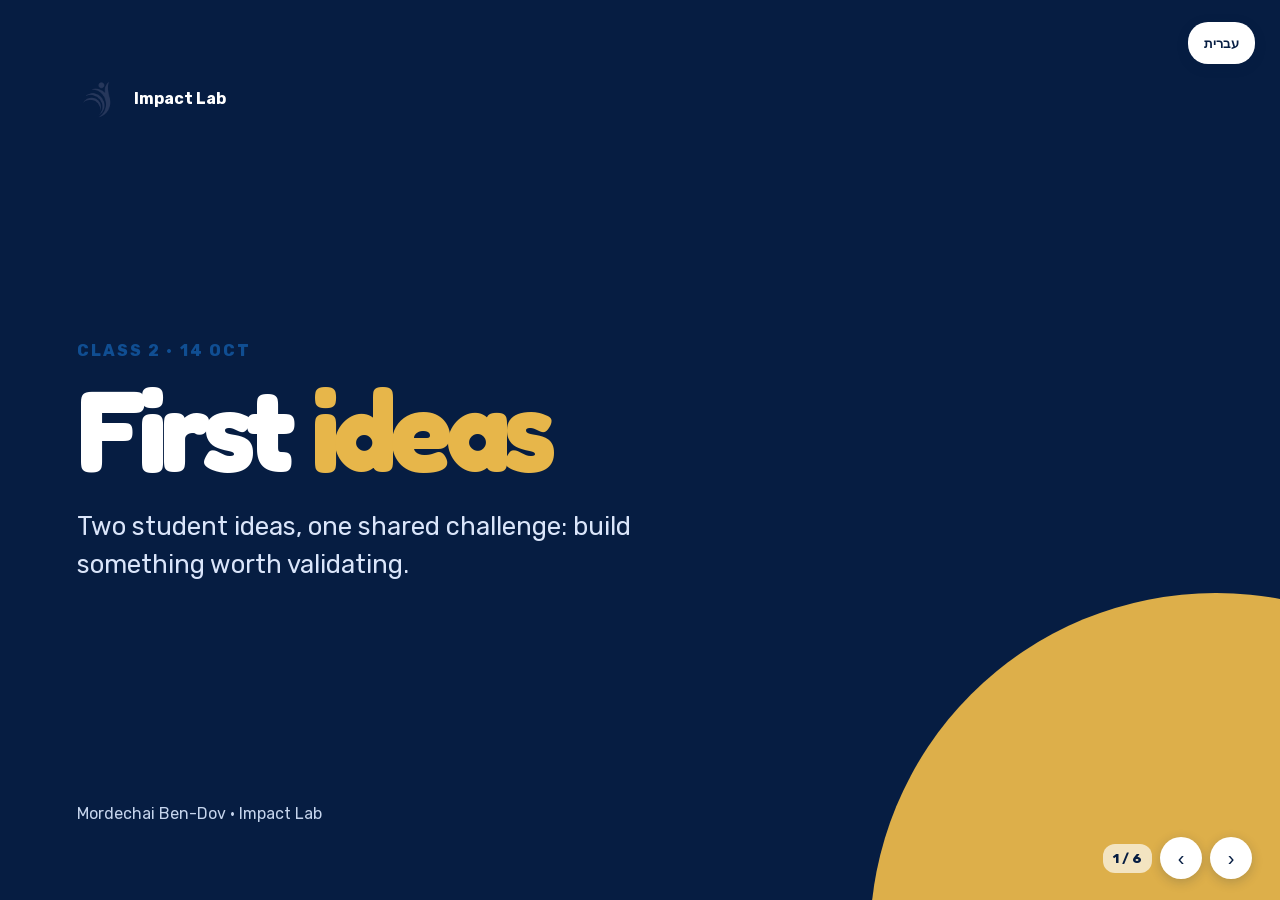
<file: index.html>
<!doctype html>
<html lang="en" dir="ltr">
<head><meta name="robots" content="noindex,nofollow">
  <meta charset="utf-8"><meta name="viewport" content="width=device-width,initial-scale=1">
  <title>Impact Lab · First ideas</title>
  <style>
    @font-face{font-family:Fredoka;src:url('Fredoka-Variable.woff2')}@font-face{font-family:Rubik;src:url('Rubik-Variable.woff2')}@font-face{font-family:RubikHeb;src:url('Rubik-Hebrew-Variable.woff2')}
    :root{--navy:#061d42;--blue:#104e92;--gold:#e7b64a;--cream:#f8f5ed;--ink:#10213f;--muted:#61708b}*{box-sizing:border-box}body{margin:0;background:#061d42;color:var(--ink);font-family:Rubik,Arial,sans-serif;overflow:hidden}body[dir=rtl]{font-family:RubikHeb,Rubik,sans-serif}.deck{height:100vh}.slide{position:absolute;inset:0;display:none;overflow:hidden;padding:clamp(34px,6vw,100px);background:var(--cream)}.slide.active{display:flex;flex-direction:column;animation:enter .5s ease both}@keyframes enter{from{opacity:0;transform:translateX(24px)}to{opacity:1;transform:none}}.kicker{color:var(--blue);letter-spacing:.13em;text-transform:uppercase;font-weight:760;font-size:clamp(11px,1.25vw,17px);margin-bottom:15px}.brand{display:flex;align-items:center;gap:14px;color:var(--navy);font-weight:700;font-size:16px}.brand img{width:43px;height:43px;object-fit:contain}.cover{justify-content:space-between;background:var(--navy);color:#fff}.cover:after{content:"";position:absolute;width:54vw;height:54vw;border-radius:50%;background:var(--gold);right:-22vw;bottom:-30vw;opacity:.96}.cover .brand{color:#fff;position:relative;z-index:1}.title-wrap{position:relative;z-index:1;max-width:900px;margin:auto 0}.cover h1{font:760 clamp(55px,9vw,134px)/.93 Fredoka,Rubik,sans-serif;letter-spacing:-.055em;margin:0}.cover h1 span{color:var(--gold)}.cover p{font-size:clamp(18px,2vw,28px);max-width:570px;line-height:1.45;margin:26px 0 0;color:#dae5fa}.meta{position:relative;z-index:1;font-size:16px;color:#c5d4ec}.content{max-width:1090px;margin:auto;width:100%;display:grid;grid-template-columns:1.15fr .85fr;gap:clamp(35px,7vw,110px);align-items:center}.content.single{display:block;max-width:1100px}.slide h2{font:700 clamp(38px,5.2vw,70px)/1.03 Fredoka,Rubik,sans-serif;letter-spacing:-.04em;color:var(--navy);margin:0 0 20px}.idea{font-size:clamp(20px,2.3vw,30px);line-height:1.35;margin:0 0 26px;max-width:700px}.fact{padding:15px 0;border-top:1px solid #dce1e8}.fact b{display:block;color:var(--blue);font-size:12px;text-transform:uppercase;letter-spacing:.1em;margin-bottom:5px}.fact span{font-size:16px;line-height:1.4}.discussion{background:#fff;border-radius:20px;padding:26px;box-shadow:0 13px 35px #112c4c14}.discussion h3{margin:0 0 14px;color:var(--navy);font-size:18px}.discussion ul{margin:0;padding-inline-start:19px;line-height:1.55;color:#31425d}.visual-card{height:min(48vh,410px);min-height:265px;background:linear-gradient(145deg,#0b2e61,#071a38);border-radius:28px;padding:26px;position:relative;overflow:hidden;box-shadow:0 18px 40px #08234b25}.visual-card:before{content:"";position:absolute;inset:0;background:radial-gradient(circle at 82% 15%,#e7b64a55,transparent 28%)}.tag{position:absolute;bottom:24px;inset-inline-start:24px;color:#fff;font-weight:650;z-index:2}.demo{background:#edf2f9;justify-content:space-between;padding-bottom:32px}.demo-head{display:flex;justify-content:space-between;align-items:center}.demo h2{font-size:clamp(30px,4.3vw,56px);margin:0}.demo-label{color:var(--blue);font-weight:750;letter-spacing:.1em;text-transform:uppercase;font-size:12px}.phone{position:relative;margin:auto;width:min(380px,72vw);height:min(500px,62vh);background:#10254c;border:10px solid #10254c;border-radius:34px;padding:15px;box-shadow:0 25px 50px #10213f3b}.phone:before{content:"";position:absolute;top:0;left:50%;transform:translateX(-50%);width:105px;height:19px;background:#10254c;border-radius:0 0 13px 13px;z-index:3}.app{height:100%;background:#fffdf9;border-radius:21px;padding:24px 17px;overflow:hidden;color:#13233d}.app-logo{font:800 20px Fredoka;color:var(--blue);margin-bottom:22px}.search{height:40px;border:1.5px solid #d6dde7;border-radius:10px;padding:10px;color:#78869a;font-size:13px;position:relative;overflow:hidden}.typed{position:absolute;left:11px;top:10px;white-space:nowrap;animation:type 8s infinite steps(18,end)}body[dir=rtl] .typed{right:11px;left:auto}@keyframes type{0%,9%{width:0}25%,70%{width:190px}81%,100%{width:0}}.lesson{position:absolute;left:17px;right:17px;top:123px;opacity:0;transform:translateY(10px);animation:lesson 8s infinite}.lesson b{font-size:14px;color:var(--blue)}.lesson p{font-size:13px;line-height:1.45;margin:7px 0}.question{background:#edf4ff;border-radius:10px;padding:12px;font-size:12px}.answer{display:inline-block;margin-top:8px;background:var(--gold);padding:7px 11px;border-radius:7px;font-weight:750;animation:answer 8s infinite}@keyframes lesson{0%,27%{opacity:0;transform:translateY(10px)}34%,75%{opacity:1;transform:none}90%,100%{opacity:0}}@keyframes answer{0%,46%{transform:scale(.85);opacity:0}53%,75%{transform:scale(1);opacity:1}90%,100%{opacity:0}}.machine-stage{margin:auto;position:relative;width:min(880px,85vw);height:min(475px,59vh);min-height:325px;border-radius:30px;background:linear-gradient(#dce8f7 0 64%,#bd9e73 64%);overflow:hidden;box-shadow:0 18px 40px #17355c2b}.machine-title{position:absolute;top:22px;left:0;right:0;text-align:center;font:700 27px Fredoka;color:var(--navy)}.conveyor{position:absolute;bottom:54px;left:0;right:0;height:42px;background:repeating-linear-gradient(90deg,#576474 0 32px,#3f4d5e 32px 64px)}.shirt{position:absolute;width:142px;height:126px;bottom:96px;left:calc(50% - 71px);background:#e7b64a;clip-path:polygon(25% 0,39% 15%,61% 15%,75% 0,100% 20%,82% 47%,74% 39%,74% 100%,26% 100%,26% 39%,18% 47%,0 20%);filter:drop-shadow(0 7px 4px #4a382744);animation:foldshirt 8s infinite}.arm{position:absolute;top:113px;width:230px;height:26px;background:#17365f;border-radius:18px;transform-origin:10% 50%;z-index:2}.arm:after{content:"";position:absolute;right:-17px;top:-9px;width:38px;height:44px;border-radius:14px;background:#e7b64a}.arm.left{left:7%;animation:leftarm 8s infinite}.arm.right{right:7%;transform:scaleX(-1);animation:rightarm 8s infinite}@keyframes leftarm{0%,17%{transform:rotate(0)}30%,57%{transform:rotate(32deg)}68%,100%{transform:rotate(0)}}@keyframes rightarm{0%,25%{transform:scaleX(-1) rotate(0)}38%,63%{transform:scaleX(-1) rotate(32deg)}74%,100%{transform:scaleX(-1) rotate(0)}}@keyframes foldshirt{0%,21%{transform:scale(1);opacity:1}35%,64%{transform:scale(.62,.48) translateY(30px);opacity:1}76%,100%{transform:scale(.62,.48) translateX(260px) translateY(30px);opacity:0}}.stepper{position:absolute;bottom:17px;left:0;right:0;display:flex;justify-content:center;gap:10px;color:#fff;font-size:12px;font-weight:700}.step{padding:6px 10px;background:#163a66;border-radius:99px;opacity:.35}.step:nth-child(1){animation:steps 8s infinite}.step:nth-child(2){animation:steps2 8s infinite}.step:nth-child(3){animation:steps3 8s infinite}@keyframes steps{0%,23%{opacity:1}24%,100%{opacity:.35}}@keyframes steps2{0%,25%{opacity:.35}26%,64%{opacity:1}65%,100%{opacity:.35}}@keyframes steps3{0%,66%{opacity:.35}67%,95%{opacity:1}96%,100%{opacity:.35}}.close{background:var(--navy);color:#fff;justify-content:center}.close:before{content:"";position:absolute;inset:0;background:radial-gradient(circle at 78% 27%,#e7b64a 0 1%,transparent 1.5%),radial-gradient(circle at 86% 76%,#e7b64a 0 .8%,transparent 1.3%);opacity:.85}.close h2{color:#fff;max-width:950px;position:relative;font-size:clamp(48px,7.4vw,100px)}.close h2 span{color:var(--gold)}.close p{font-size:clamp(19px,2vw,27px);color:#d4e1f6;position:relative;max-width:630px}.nav{position:fixed;z-index:10;bottom:21px;right:28px;display:flex;gap:8px;align-items:center}.nav button,.lang{border:0;cursor:pointer;background:#fff;color:var(--navy);border-radius:50%;width:42px;height:42px;font-size:20px;box-shadow:0 3px 12px #061d4233}.lang{position:fixed;z-index:11;top:22px;right:25px;width:auto;border-radius:20px;padding:0 16px;font:700 13px Rubik}.counter{color:var(--navy);font-weight:750;font-size:13px;background:#ffffffa8;padding:7px 10px;border-radius:12px}@media(max-width:700px){.content{grid-template-columns:1fr;gap:18px}.visual-card{display:none}.slide{padding:58px 28px}.fact{padding:9px 0}.discussion{padding:18px}.demo{padding-top:70px}.machine-stage{width:100%;min-height:280px}.arm{width:145px}.machine-title{font-size:22px}.nav{right:14px;bottom:14px}}
  </style>
  <style>
    .demo>.counter{align-self:flex-start}body[dir=rtl] .demo>.counter{align-self:flex-end}
    .app{padding:22px 15px 14px;display:flex;flex-direction:column;gap:10px}.app-logo{margin:0;font-size:19px}.search{flex:none}.typed{animation:type 10s infinite steps(18,end)}
    .lesson{position:relative;top:auto;left:auto;right:auto;transform:none;animation:lesson 10s infinite;min-height:0}.lesson p{font-size:12px;line-height:1.3;margin:4px 0 7px}.question{padding:9px;font-size:11px;line-height:1.25}.choices{display:grid;grid-template-columns:1fr 1fr;gap:6px;margin-top:7px}.choice{border:1px solid #d6dde7;border-radius:7px;padding:6px;text-align:center;font-size:11px;font-weight:700}.choice.correct{animation:correct 10s infinite}@keyframes correct{0%,62%{background:#fff;color:#13233d;border-color:#d6dde7}66%,88%{background:#d9f4df;color:#166534;border-color:#55b66b;box-shadow:0 0 0 2px #55b66b55}100%{background:#fff;color:#13233d;border-color:#d6dde7}}.progress{height:7px;background:#e4eaf2;border-radius:99px;overflow:hidden;margin-top:auto}.progress i{display:block;height:100%;width:0;background:#35a85a;animation:progress 10s infinite}@keyframes progress{0%,66%{width:0}76%,92%{width:100%}100%{width:0}}@keyframes lesson{0%,29%{opacity:0;transform:translateY(8px)}35%,90%{opacity:1;transform:none}100%{opacity:0}}
    .machine-stage{height:min(500px,62vh);min-height:340px}.machine-title{z-index:4}.fold-zone{position:absolute;top:82px;left:50%;width:260px;height:180px;transform:translateX(-50%);border:2px dashed #7897ba;border-radius:18px;background:#ffffff40}.arm{top:145px}.shirt{bottom:96px;z-index:3}.stack{position:absolute;bottom:96px;left:calc(50% + 128px);width:72px;height:15px;background:#e7b64a;border-radius:4px;opacity:0;z-index:3;box-shadow:0 -11px #eecc79,0 -22px #f5dda0;animation:stack 10s infinite}@keyframes stack{0%,69%{opacity:0;transform:translateX(-18px)}76%,92%{opacity:1;transform:none}100%{opacity:0}}.stepper{z-index:5}.step:nth-child(4){animation:steps4 10s infinite}@keyframes steps4{0%,73%{opacity:.35}74%,94%{opacity:1}95%,100%{opacity:.35}}.step:nth-child(1){animation:steps 10s infinite}.step:nth-child(2){animation:steps2 10s infinite}.step:nth-child(3){animation:steps3 10s infinite}@keyframes steps{0%,21%{opacity:1}22%,100%{opacity:.35}}@keyframes steps2{0%,23%{opacity:.35}24%,45%{opacity:1}46%,100%{opacity:.35}}@keyframes steps3{0%,47%{opacity:.35}48%,70%{opacity:1}71%,100%{opacity:.35}}.shirt{animation:foldshirt 10s infinite}@keyframes foldshirt{0%,17%{transform:scale(1);opacity:1}32%,43%{transform:scale(.78,1) translateX(-18px);opacity:1}50%,65%{transform:scale(.58,.5) translateY(26px);opacity:1}76%,92%{transform:scale(.58,.5) translateX(245px) translateY(26px);opacity:0}100%{opacity:0}}.arm.left{animation:leftarm 10s infinite}.arm.right{animation:rightarm 10s infinite}@keyframes leftarm{0%,18%{transform:rotate(0)}26%,45%{transform:rotate(30deg)}55%,70%{transform:rotate(12deg)}80%,100%{transform:rotate(0)}}@keyframes rightarm{0%,25%{transform:scaleX(-1) rotate(0)}35%,51%{transform:scaleX(-1) rotate(30deg)}58%,71%{transform:scaleX(-1) rotate(12deg)}81%,100%{transform:scaleX(-1) rotate(0)}}
  </style>
</head>
<body>
<button class="lang" id="lang" aria-label="Change language">עברית</button><main class="deck">
  <section class="slide cover active">
    <div class="brand"><img src="emblema-navy.png" alt="Impact Lab emblem"><span>Impact Lab</span></div>
    <div class="title-wrap"><div class="kicker" data-en="Class 2 · 14 Oct" data-he="שיעור 2 · 14 באוקטובר">Class 2 · 14 Oct</div><h1>First <span>ideas</span></h1><p data-en="Two student ideas, one shared challenge: build something worth validating." data-he="שני רעיונות של תלמידים, אתגר משותף אחד: לבנות משהו ששווה לאמת.">Two student ideas, one shared challenge: build something worth validating.</p></div>
    <div class="meta" data-en="Mordechai Ben-Dov · Impact Lab" data-he="מרדכי בן דב · Impact Lab">Mordechai Ben-Dov · Impact Lab</div>
  </section>
  <section class="slide"><div class="content"><div><div class="kicker" data-en="Idea 01 · one of two student solutions" data-he="רעיון 01 · אחד משני פתרונות של תלמידים">Idea 01 · one of two student solutions</div><h2 data-en="Gemara, made more approachable." data-he="גמרא, נגישה יותר.">Gemara, made more approachable.</h2><p class="idea" data-en="A web app to search a topic, get a simple explanation, and practise with questions." data-he="אפליקציית רשת לחיפוש נושא, קבלת הסבר פשוט ותרגול באמצעות שאלות.">A web app to search a topic, get a simple explanation, and practise with questions.</p><div class="fact"><b data-en="User" data-he="משתמש">User</b><span data-en="People studying Gemara." data-he="לומדי גמרא.">People studying Gemara.</span></div><div class="fact"><b data-en="Problem to explore" data-he="הבעיה שצריך לחקור">Problem to explore</b><span data-en="Whether this learning challenge appears for more learners." data-he="האם אתגר הלמידה הזה מופיע אצל לומדים נוספים.">Whether this learning challenge appears for more learners.</span></div></div><aside class="discussion"><h3 data-en="Discussion themes" data-he="נושאים שעלו בדיון">Discussion themes</h3><ul><li data-en="Validate the problem with more people." data-he="לאמת את הבעיה עם אנשים נוספים.">Validate the problem with more people.</li><li data-en="Build it and show it." data-he="לבנות ולהציג אותה.">Build it and show it.</li></ul></aside></div></section>
  <section class="slide demo"><div class="demo-head"><div><div class="demo-label" data-en="Animated demo" data-he="הדגמה מונפשת">Animated demo</div><h2 data-en="Search → understand → practise" data-he="חיפוש ← הבנה ← תרגול">Search → understand → practise</h2></div></div><div class="phone"><div class="app"><div class="app-logo">Gemara Simple</div><div class="search"><span class="typed" data-en="What is a משנה?" data-he="מהי משנה?">What is a משנה?</span></div><div class="lesson"><b data-en="A simple explanation" data-he="הסבר פשוט">A simple explanation</b><p data-en="The משנה is an early collection of Jewish oral law, organised by topics." data-he="המשנה היא אוסף מוקדם של התורה שבעל פה, המאורגן לפי נושאים.">The משנה is an early collection of Jewish oral law, organised by topics.</p><div class="question" data-en="Practice: Is the משנה organised by topics?" data-he="תרגול: האם המשנה מאורגנת לפי נושאים?">Practice: Is the משנה organised by topics?</div><div class="choices"><span class="choice correct" data-en="Yes ✓" data-he="כן ✓">Yes ✓</span><span class="choice" data-en="No" data-he="לא">No</span></div></div><div class="progress"><i></i></div></div></div><div class="counter"><span data-en="A clear learning loop" data-he="מעגל למידה ברור">A clear learning loop</span></div></section>
  <section class="slide"><div class="content"><div><div class="kicker" data-en="Idea 02 · one of two student solutions" data-he="רעיון 02 · אחד משני פתרונות של תלמידים">Idea 02 · one of two student solutions</div><h2>EasyFold</h2><p class="idea" data-en="A machine with arms and AI that folds clothes and learns a person’s preferences." data-he="מכונה עם זרועות ובינה מלאכותית שמקפלת בגדים ולומדת את העדפות המשתמש.">A machine with arms and AI that folds clothes and learns a person’s preferences.</p><div class="fact"><b data-en="User" data-he="משתמש">User</b><span data-en="People who need to fold clothes." data-he="אנשים שצריכים לקפל בגדים.">People who need to fold clothes.</span></div><div class="fact"><b data-en="Problem" data-he="בעיה">Problem</b><span data-en="The pain of folding clothes." data-he="הקושי בקיפול בגדים.">The pain of folding clothes.</span></div></div><aside class="discussion"><h3 data-en="Discussion themes" data-he="נושאים שעלו בדיון">Discussion themes</h3><ul><li data-en="The idea covers the full path from pain to solution." data-he="הרעיון מכסה את כל הדרך מהכאב אל הפתרון.">The idea covers the full path from pain to solution.</li><li data-en="AI learns folding preferences." data-he="הבינה המלאכותית לומדת העדפות קיפול.">AI learns folding preferences.</li></ul></aside></div></section>
  <section class="slide demo"><div class="demo-head"><div><div class="demo-label" data-en="Animated demo" data-he="הדגמה מונפשת">Animated demo</div><h2 data-en="EasyFold at work" data-he="EasyFold בפעולה">EasyFold at work</h2></div></div><div class="machine-stage"><div class="machine-title" data-en="AI folding station" data-he="עמדת קיפול עם בינה מלאכותית">AI folding station</div><div class="fold-zone"></div><div class="arm left"></div><div class="arm right"></div><div class="shirt"></div><div class="stack"></div><div class="conveyor"></div><div class="stepper"><span class="step" data-en="1 · Detect" data-he="1 · זיהוי">1 · Detect</span><span class="step" data-en="2 · Left fold" data-he="2 · קיפול שמאל">2 · Left fold</span><span class="step" data-en="3 · Right fold" data-he="3 · קיפול ימין">3 · Right fold</span><span class="step" data-en="4 · Stack" data-he="4 · ערימה">4 · Stack</span></div></div><div class="counter"><span data-en="From shirt to neatly folded" data-he="מחולצה לקיפול מסודר">From shirt to neatly folded</span></div></section>
  <section class="slide close"><div class="kicker" style="color:var(--gold)" data-en="What comes next" data-he="מה הלאה">What comes next</div><h2 data-en="Next step: validate the problem with <span>real users.</span>" data-he="הצעד הבא: לאמת את הבעיה עם <span>משתמשים אמיתיים.</span>">Next step: validate the problem with <span>real users.</span></h2><p data-en="Listen first. Then build what people actually need." data-he="קודם מקשיבים. אחר כך בונים את מה שאנשים באמת צריכים.">Listen first. Then build what people actually need.</p></section>
</main><nav class="nav"><span class="counter" id="count">1 / 6</span><button id="prev" aria-label="Previous slide">‹</button><button id="next" aria-label="Next slide">›</button></nav>
<script>
const slides=[...document.querySelectorAll('.slide')],count=document.querySelector('#count');let current=0,he=false;
function show(n){current=(n+slides.length)%slides.length;slides.forEach((s,i)=>s.classList.toggle('active',i===current));count.textContent=`${current+1} / ${slides.length}`}
document.querySelector('#next').onclick=()=>show(current+1);document.querySelector('#prev').onclick=()=>show(current-1);document.addEventListener('keydown',e=>{if(e.key==='ArrowRight')show(current+(he?-1:1));if(e.key==='ArrowLeft')show(current+(he?1:-1));if(e.key===' ')show(current+1)});document.addEventListener('click',e=>{if(!e.target.closest('button')&&e.clientY<innerHeight-80)show(current+1)});
document.querySelector('#lang').onclick=()=>{he=!he;document.documentElement.lang=he?'he':'en';document.body.dir=he?'rtl':'ltr';document.querySelector('#lang').textContent=he?'English':'עברית';document.querySelectorAll('[data-en]').forEach(x=>x.innerHTML=x.dataset[he?'he':'en']);show(current)};
</script><style>.stack{left:calc(50% + 200px);bottom:108px}</style></body></html>
</file>
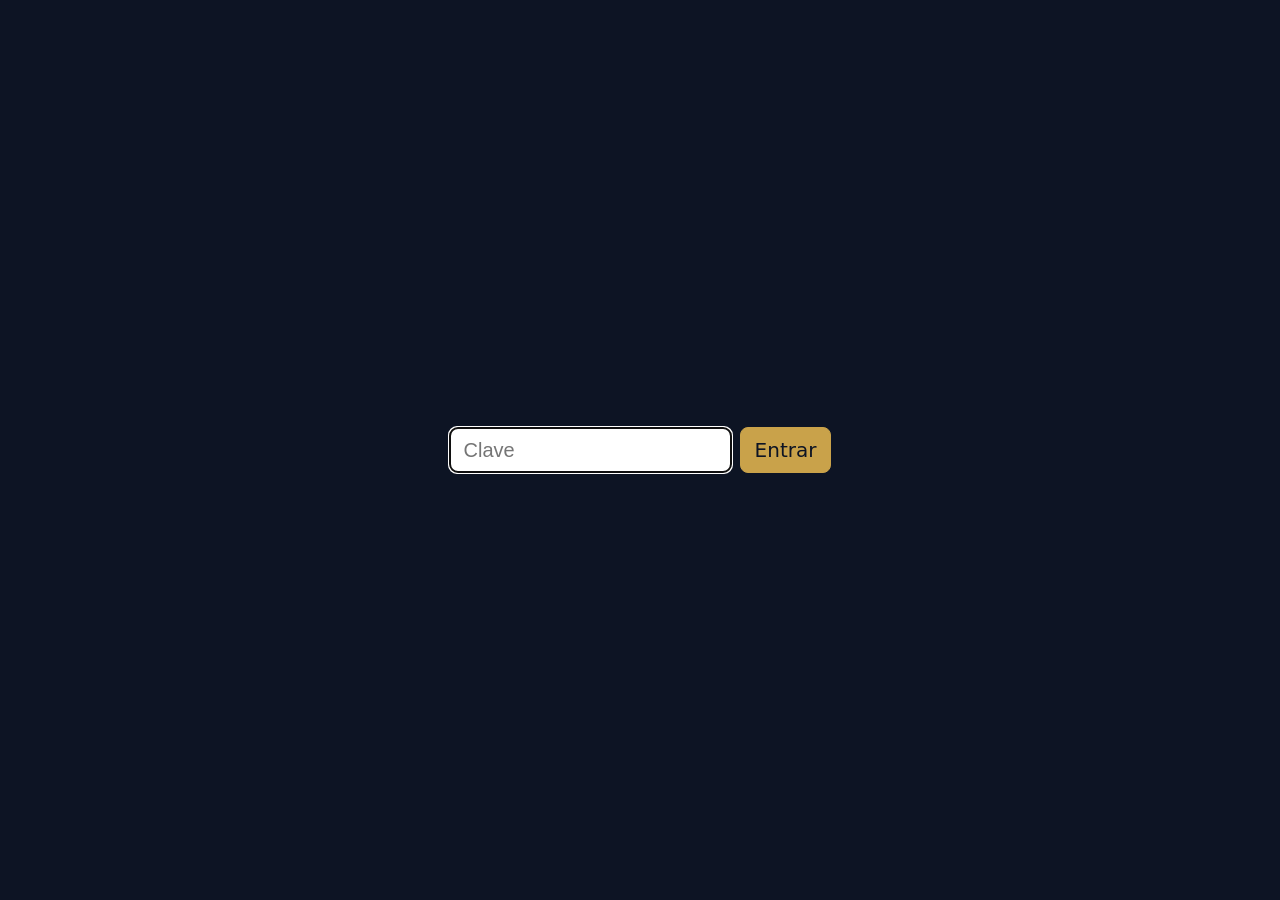
<file: clase-3/index.html>
<!doctype html>
<html lang="en">
<head>
  <meta charset="utf-8">
  <meta name="robots" content="noindex">
  <meta name="viewport" content="width=device-width,initial-scale=1,viewport-fit=cover">
  <title></title>
  <link rel="icon" href="data:,">
  <link rel="stylesheet" href="styles.css">
<style>#gate{position:fixed;inset:0;z-index:99999;background:#0d1424;display:flex;align-items:center;justify-content:center;font-family:system-ui}#gate form{display:flex;gap:8px}#gate input,#gate button{font-size:20px;padding:10px 14px;border-radius:8px;border:1px solid #c9a24a}#gate button{background:#c9a24a;color:#0d1424;cursor:pointer}</style>
<script>(function(){var H="db5e8c47e42eb6827671f335d5aeefeddd730a238659053a3c797ca05f4ff3cf";try{if(sessionStorage.getItem("bst-ok")===H)return}catch(e){}
document.addEventListener("DOMContentLoaded",function(){var g=document.createElement("div");g.id="gate";g.innerHTML='<form><input type="password" placeholder="Clave" autofocus><button>Entrar</button></form>';document.body.appendChild(g);
g.querySelector("form").onsubmit=async function(ev){ev.preventDefault();var v=g.querySelector("input").value.trim();var b=await crypto.subtle.digest("SHA-256",new TextEncoder().encode(v));var x=[...new Uint8Array(b)].map(function(n){return n.toString(16).padStart(2,"0")}).join("");if(x===H){try{sessionStorage.setItem("bst-ok",H)}catch(e){}g.remove()}else{g.querySelector("input").value="";g.querySelector("input").placeholder="Clave incorrecta"}}});})();</script>
</head>
<body>
  <main id="stage" aria-live="polite">
    <div id="deck"></div>
    <div id="timeline-shell" aria-hidden="true"></div>
    <header id="hud">
      <div id="act-indicator"></div>
      <div id="counter"></div>
    </header>
    <footer id="progress-track"><span id="progress"></span></footer>
    <nav id="controls">
      <button id="prev" type="button">‹</button>
      <button id="next" type="button">›</button>
    </nav>
    <aside id="notes-panel" aria-hidden="true">
      <div id="notes-head"></div>
      <div id="notes-text"></div>
      <div id="notes-hint"></div>
    </aside>
  </main>
  <script src="content.js"></script>
  <script src="app.js"></script>
</body>
</html>
</file>
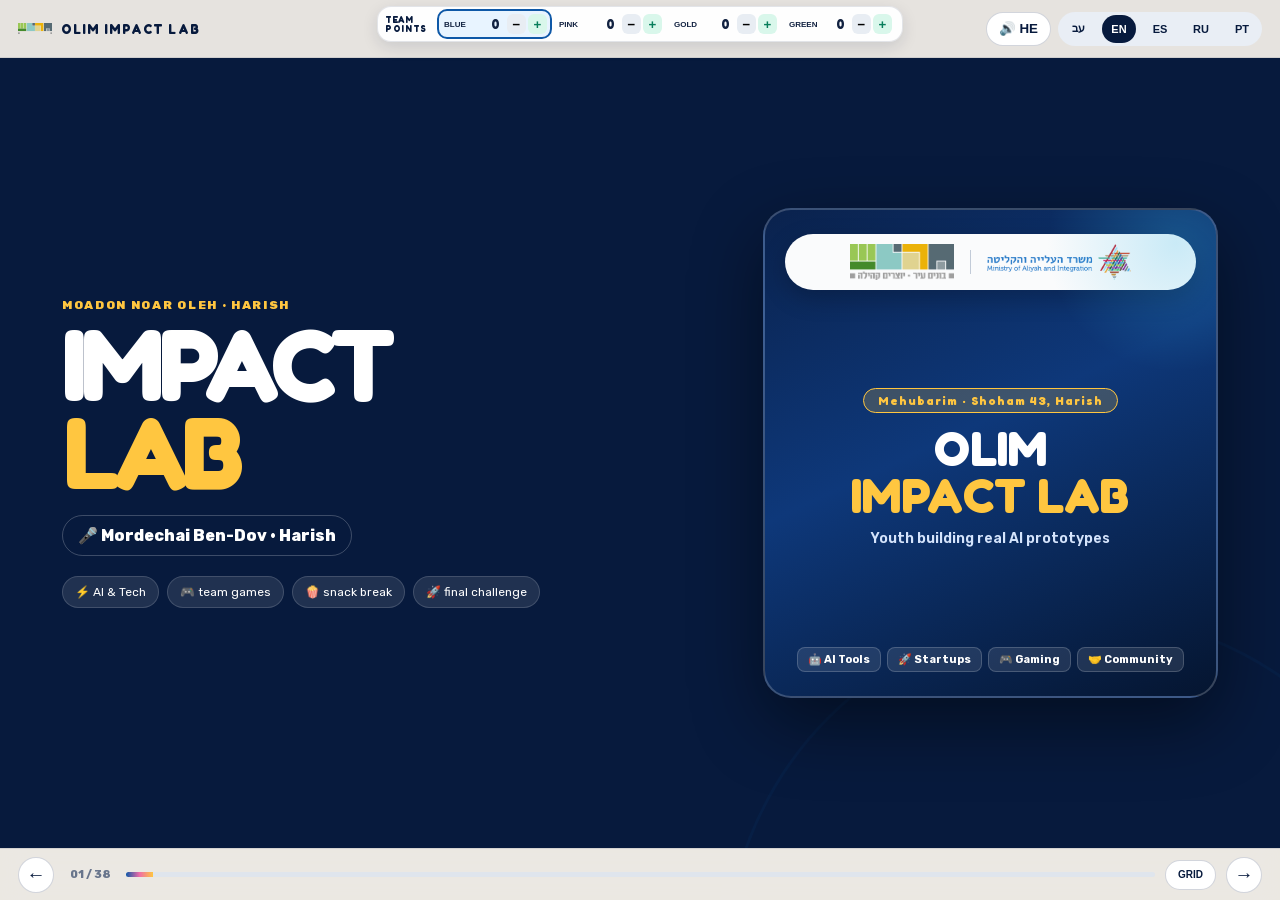
<file: olim/index.html>
<!doctype html>
<html lang="en" dir="ltr">
<head>
  <meta charset="utf-8">
  <meta name="viewport" content="width=device-width,initial-scale=1">
  <meta name="robots" content="noindex,nofollow">
  <title>Olim Impact Lab · Harish</title>
  <link rel="stylesheet" href="styles.css">
</head>
<body>
  <main id="deck" aria-live="polite"></main>

  <header class="topbar">
    <div class="brand"><img src="assets/icon-harish.png" alt="Harish"><span>OLIM IMPACT LAB</span></div>
    <div class="tools">
      <button id="voice" class="tool" type="button" title="Hebrew audio" aria-label="Play Hebrew audio">🔊 <span>HE</span></button>
      <div class="langs" aria-label="Language">
        <button data-set-lang="he">עב</button><button class="active" data-set-lang="en">EN</button><button data-set-lang="es">ES</button><button data-set-lang="ru">RU</button><button data-set-lang="pt">PT</button>
      </div>
    </div>
  </header>

  <aside id="scoreboard" aria-label="Team scoreboard">
    <div class="score-title">TEAM POINTS <small>click team → active</small></div>
    <div id="teams"></div>
  </aside>

  <aside id="notes" aria-label="Facilitator notes"><b>FACILITATOR</b><p id="noteText"></p></aside>

  <footer class="bottombar">
    <button id="prev" class="navbtn" type="button" aria-label="Previous">←</button>
    <span id="count">01 / 01</span>
    <div class="progress"><i id="progress"></i></div>
    <button id="overviewBtn" class="mini" type="button">GRID</button>
    <button id="next" class="navbtn" type="button" aria-label="Next">→</button>
  </footer>
  <div id="overview" aria-label="Slide overview"></div>
  <script src="app.js"></script>
</body>
</html>
</file>
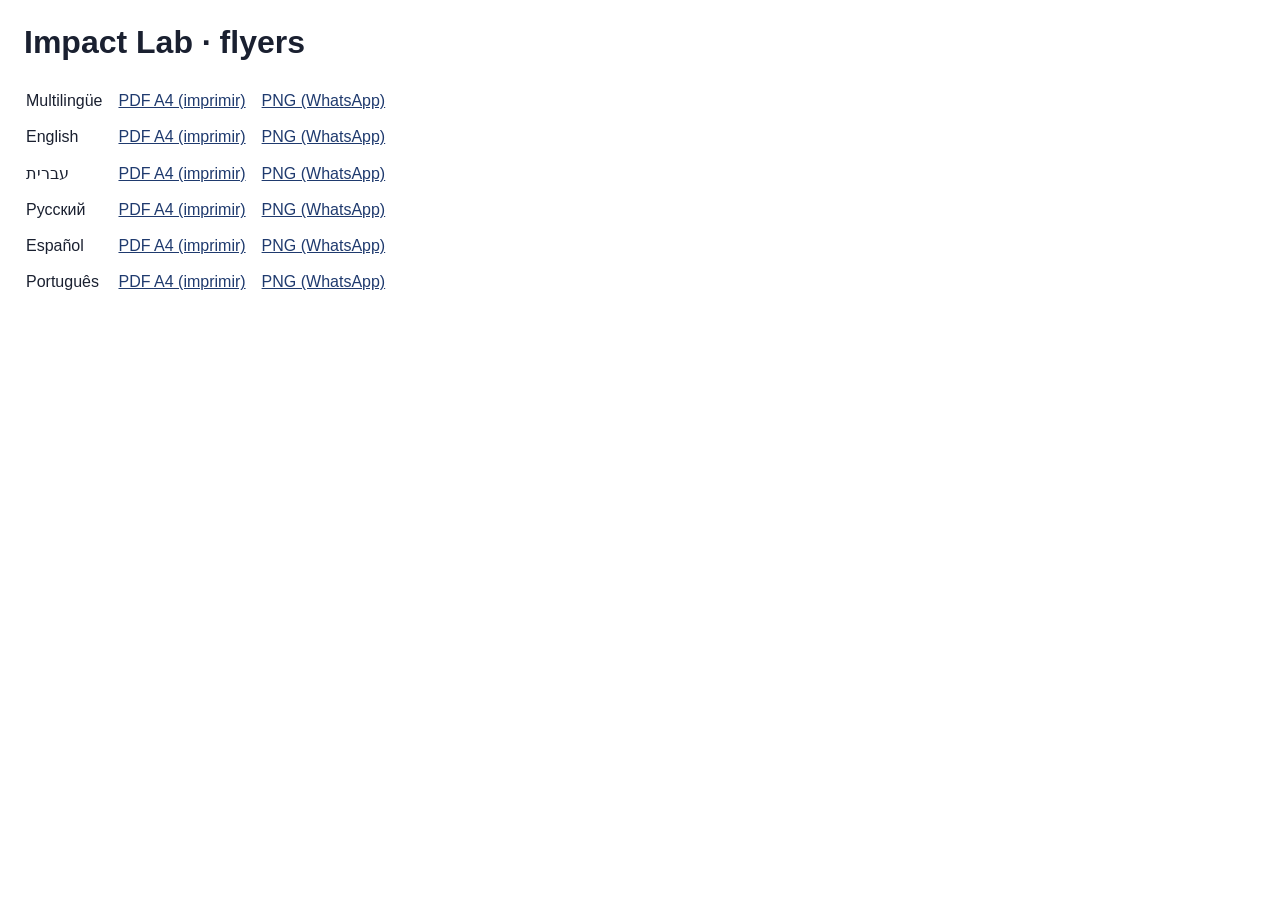
<file: olim/flyers/index.html>
<!doctype html><html lang="es"><meta charset="utf-8"><meta name="viewport" content="width=device-width,initial-scale=1"><title>Impact Lab Olim · Flyers</title><style>body{font:16px -apple-system,sans-serif;margin:24px;color:#1a2030;background:#fff}td{padding:8px 14px 8px 0}a{color:#1f3a6e}</style><h1>Impact Lab · flyers</h1><table><tr><td>Multilingüe</td><td><a href="flyer-multi-A4.pdf">PDF A4 (imprimir)</a></td><td><a href="flyer-multi.png">PNG (WhatsApp)</a></td></tr><tr><td>English</td><td><a href="flyer-en-A4.pdf">PDF A4 (imprimir)</a></td><td><a href="flyer-en.png">PNG (WhatsApp)</a></td></tr><tr><td>עברית</td><td><a href="flyer-he-A4.pdf">PDF A4 (imprimir)</a></td><td><a href="flyer-he.png">PNG (WhatsApp)</a></td></tr><tr><td>Русский</td><td><a href="flyer-ru-A4.pdf">PDF A4 (imprimir)</a></td><td><a href="flyer-ru.png">PNG (WhatsApp)</a></td></tr><tr><td>Español</td><td><a href="flyer-es-A4.pdf">PDF A4 (imprimir)</a></td><td><a href="flyer-es.png">PNG (WhatsApp)</a></td></tr><tr><td>Português</td><td><a href="flyer-pt-A4.pdf">PDF A4 (imprimir)</a></td><td><a href="flyer-pt.png">PNG (WhatsApp)</a></td></tr></table></html>
</file>
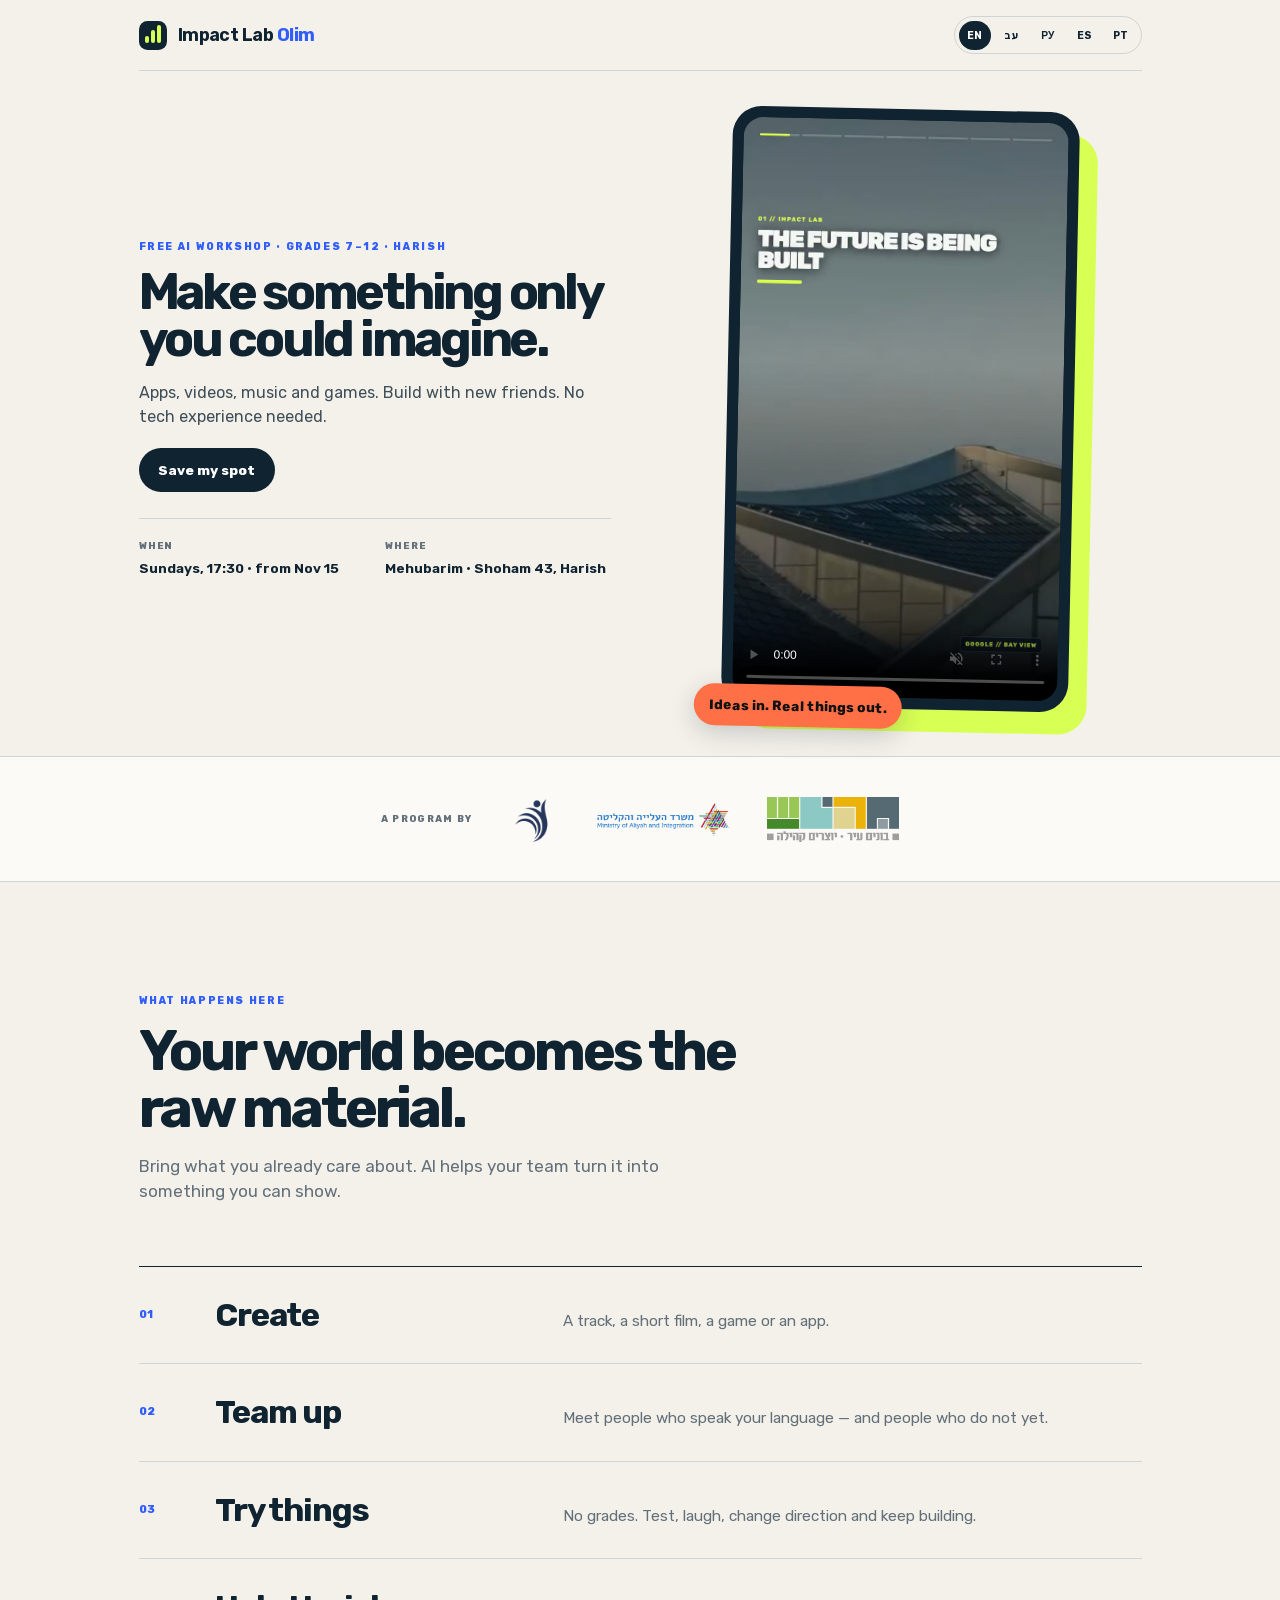
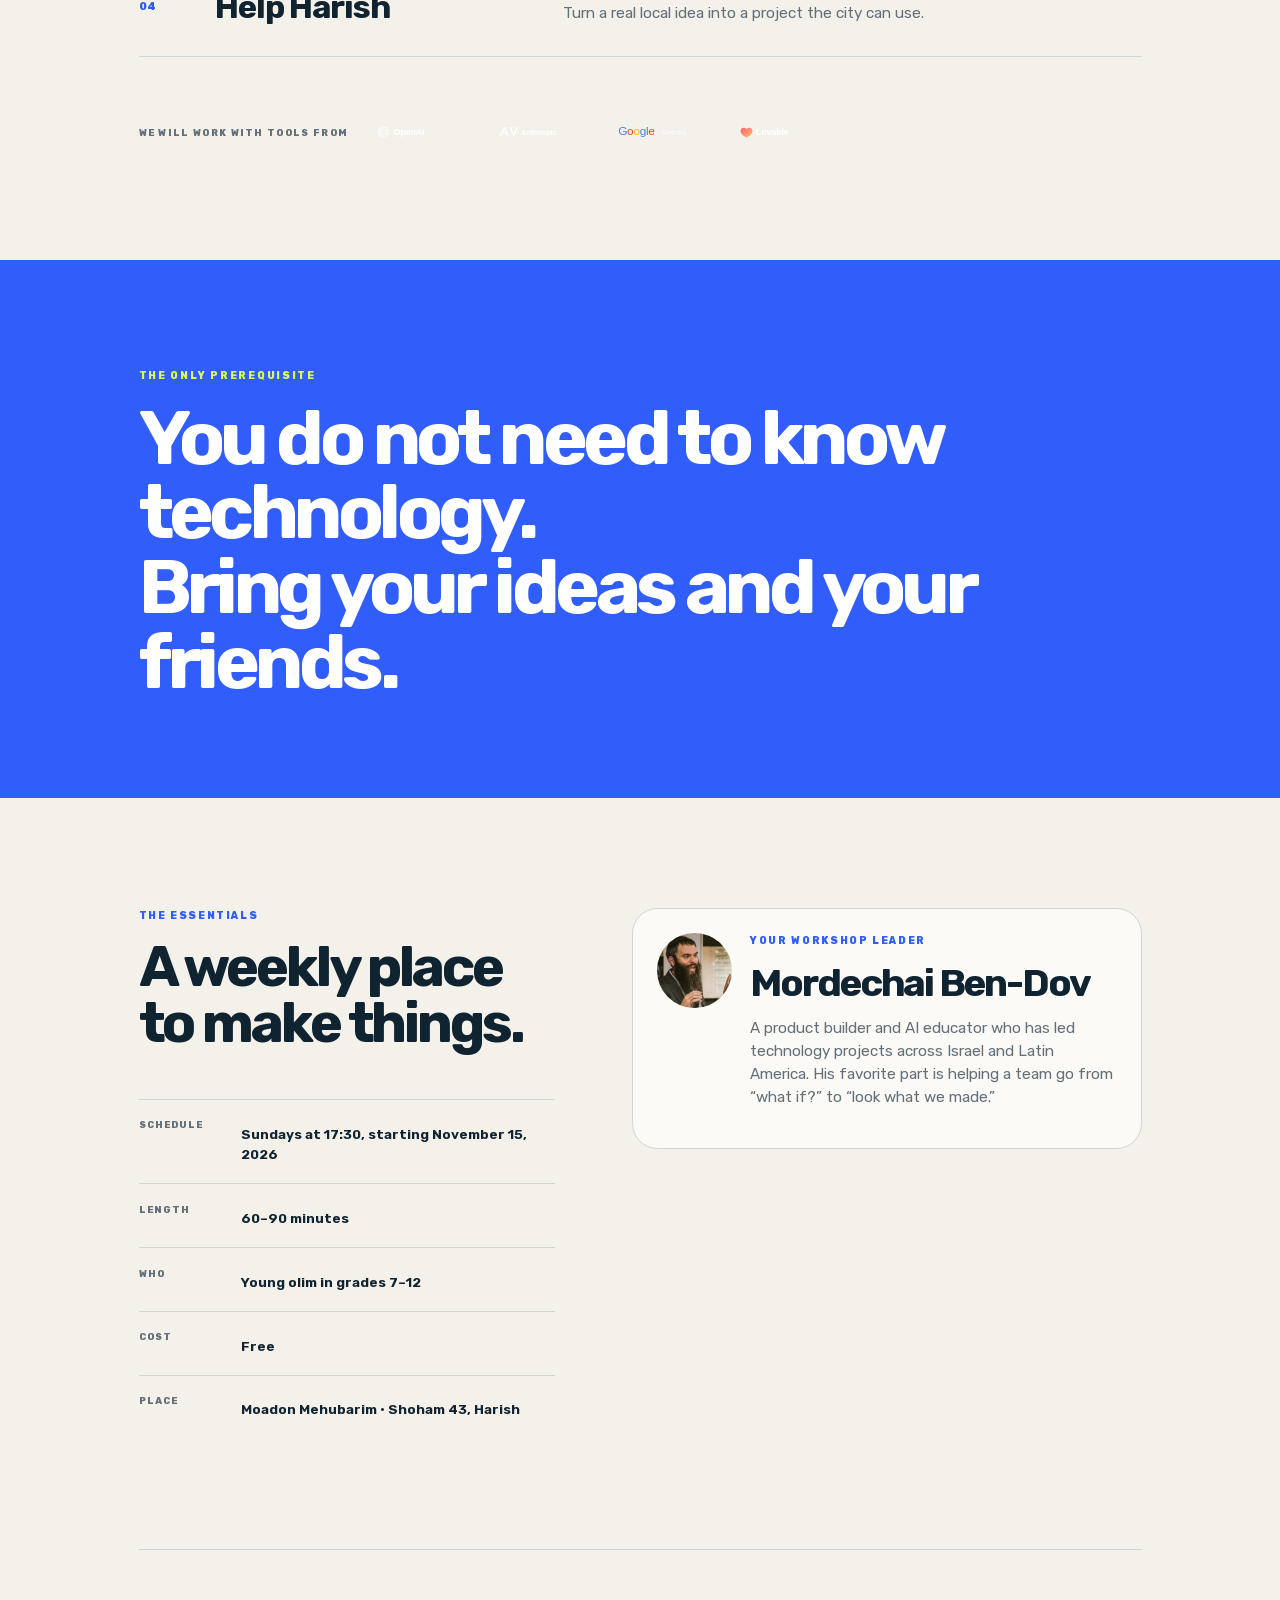
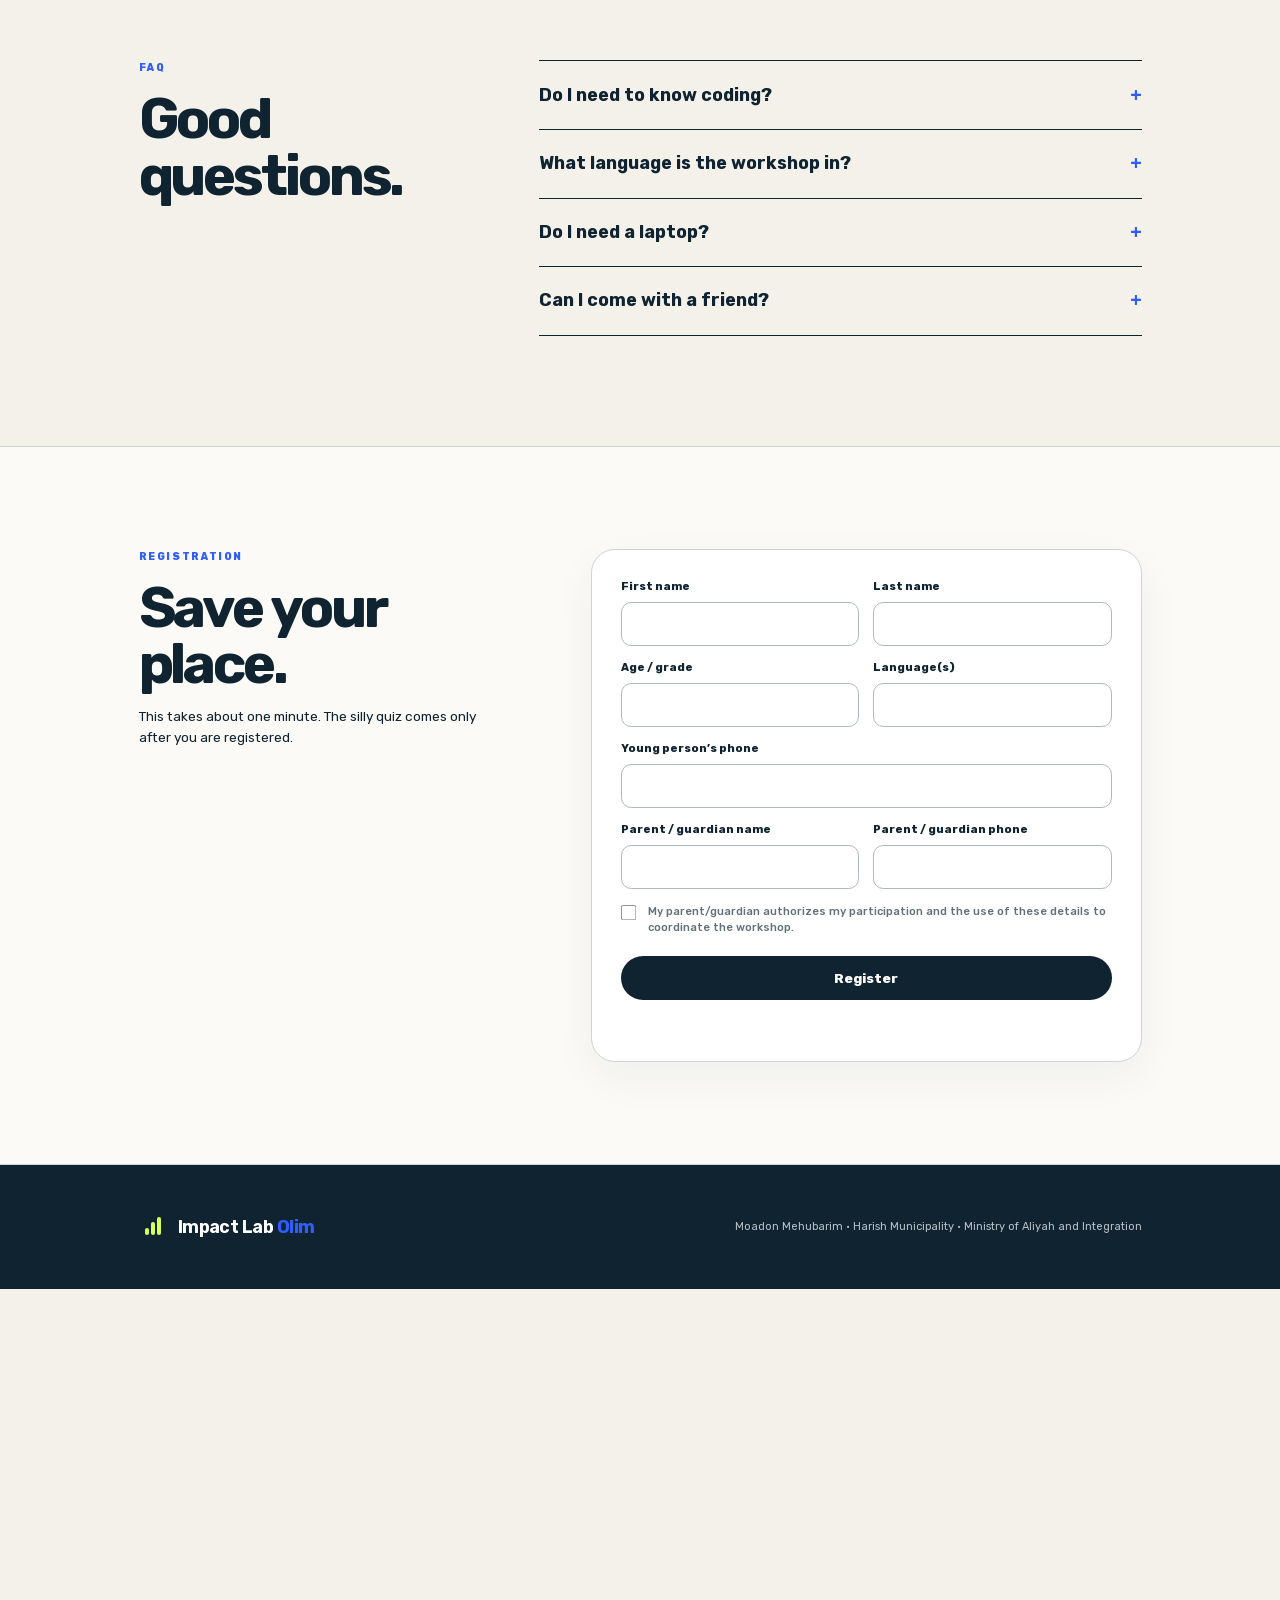
<file: olim/inscripcion/index.html>
<!doctype html>
<html lang="en" dir="ltr">
<head>
  <meta charset="utf-8">
  <meta name="viewport" content="width=device-width,initial-scale=1">
  <meta name="theme-color" content="#f4f1ea">
  <meta name="description" content="Impact Lab Olim — a free AI workshop for young olim in Harish.">
  <title>Impact Lab Olim · Harish</title>
  <link rel="stylesheet" href="styles.css">
</head>
<body>
  <header class="site-header">
    <a class="brand" href="#top" aria-label="Impact Lab Olim">
      <span class="brand-mark" aria-hidden="true"><i></i><i></i><i></i></span>
      <span>Impact Lab <b>Olim</b></span>
    </a>
    <nav aria-label="Language">
      <a href="?lang=en" data-lang="en">EN</a><a href="?lang=he" data-lang="he">עב</a>
      <a href="?lang=ru" data-lang="ru">РУ</a><a href="?lang=es" data-lang="es">ES</a><a href="?lang=pt" data-lang="pt">PT</a>
    </nav>
  </header>

  <main id="top">
    <section class="hero shell">
      <div class="hero-copy">
        <p class="eyebrow" data-t="heroEyebrow">Free AI workshop · Grades 7–12 · Harish</p>
        <h1 data-t="heroTitle">Make something only you could imagine.</h1>
        <p class="hero-lede" data-t="heroLede">Apps, videos, music and games. Build with new friends. No tech experience needed.</p>
        <div class="hero-actions">
          <a class="button primary" href="#register" data-t="heroCta">Save my spot</a>
          
        </div>
        <dl class="hero-facts">
          <div><dt data-t="whenLabel">When</dt><dd data-t="whenValue">Sundays, 17:30 · from Nov 15</dd></div>
          <div><dt data-t="whereLabel">Where</dt><dd data-t="whereValue">Mehubarim · Shoham 43, Harish</dd></div>
        </dl>
      </div>
      <div class="hero-visual" id="watch">
        <video id="teaser" controls autoplay muted loop playsinline preload="auto" poster="assets/video-poster.jpg" style="aspect-ratio:9/16;object-fit:contain"><source src="assets/teaser-en.mp4" type="video/mp4"></video>
        <span class="frame-note" data-t="frameNote">Ideas in. Real things out.</span>
      </div>
    </section>

    <section class="partner-strip" aria-label="Partners">
      <p data-t="partnerTitle">A program by</p>
      <div class="partner-logos">
        <img src="assets/emblema-navy.png" alt="Mehubarim">
        <img src="assets/logo-klita.png" alt="Ministry of Aliyah and Integration">
        <img src="assets/logo-harish.png" alt="Harish Municipality">
      </div>
    </section>

    <section class="section shell" id="make">
      <div class="section-heading">
        <p class="eyebrow" data-t="makeEyebrow">What happens here</p>
        <h2 data-t="makeTitle">Your world becomes the raw material.</h2>
        <p data-t="makeIntro">Bring what you already care about. AI helps your team turn it into something you can show.</p>
      </div>
      <ol class="make-list">
        <li><span>01</span><div><h3 data-t="make1Title">Create</h3><p data-t="make1Body">A track, a short film, a game or an app.</p></div></li>
        <li><span>02</span><div><h3 data-t="make2Title">Team up</h3><p data-t="make2Body">Meet people who speak your language — and people who do not yet.</p></div></li>
        <li><span>03</span><div><h3 data-t="make3Title">Try things</h3><p data-t="make3Body">No grades. Test, laugh, change direction and keep building.</p></div></li>
        <li><span>04</span><div><h3 data-t="make4Title">Help Harish</h3><p data-t="make4Body">Turn a real local idea into a project the city can use.</p></div></li>
      </ol>
      <div class="tools" aria-label="AI tools">
        <p data-t="toolsTitle">We will work with tools from</p>
        <div><img src="assets/logos/openai.svg" alt="OpenAI"><img src="assets/logos/anthropic.svg" alt="Anthropic"><img src="assets/logos/google.svg" alt="Google"><img src="assets/logos/lovable.svg" alt="Lovable"></div>
      </div>
    </section>

    <section class="statement">
      <div class="shell">
        <p data-t="statementSmall">The only prerequisite</p>
        <h2 data-t="statementTitle">You do not need to know technology.<br>Bring your ideas and your friends.</h2>
      </div>
    </section>

    <section class="section shell split">
      <div class="schedule">
        <p class="eyebrow" data-t="detailsEyebrow">The essentials</p>
        <h2 data-t="detailsTitle">A weekly place to make things.</h2>
        <dl>
          <div><dt data-t="scheduleWhen">Schedule</dt><dd data-t="scheduleWhenV">Sundays at 17:30, starting November 15, 2026</dd></div>
          <div><dt data-t="scheduleLength">Length</dt><dd data-t="scheduleLengthV">60–90 minutes</dd></div>
          <div><dt data-t="scheduleWho">Who</dt><dd data-t="scheduleWhoV">Young olim in grades 7–12</dd></div>
          <div><dt data-t="scheduleCost">Cost</dt><dd data-t="scheduleCostV">Free</dd></div>
          <div><dt data-t="schedulePlace">Place</dt><dd data-t="schedulePlaceV">Moadon Mehubarim · Shoham 43, Harish</dd></div>
        </dl>
      </div>
      <article class="mentor">
        <img src="assets/mordechai-whatsapp.jpg" alt="Mordechai Ben-Dov">
        <div><p class="eyebrow" data-t="mentorEyebrow">Your workshop leader</p><h2>Mordechai Ben-Dov</h2>
        <p data-t="mentorBody">A product builder and AI educator who has led technology projects across Israel and Latin America. His favorite part is helping a team go from “what if?” to “look what we made.”</p></div>
      </article>
    </section>

    <section class="section faq shell">
      <div class="section-heading"><p class="eyebrow">FAQ</p><h2 data-t="faqTitle">Good questions.</h2></div>
      <div class="faq-list">
        <details><summary data-t="faq1q">Do I need to know coding?</summary><p data-t="faq1a">No. We start with ideas, not code. Everything is explained as we go.</p></details>
        <details><summary data-t="faq2q">What language is the workshop in?</summary><p data-t="faq2a">English is the main language, with support in Hebrew, Russian, Spanish and Portuguese.</p></details>
        <details><summary data-t="faq3q">Do I need a laptop?</summary><p data-t="faq3a">Bring one if you have it. Tell us in the form if you do not.</p></details>
        <details><summary data-t="faq4q">Can I come with a friend?</summary><p data-t="faq4a">Please do. Each person should register separately.</p></details>
      </div>
    </section>

    <section class="register" id="register">
      <div class="shell register-grid">
        <div><p class="eyebrow" data-t="registerEyebrow">Registration</p><h2 data-t="registerTitle">Save your place.</h2>
        <p data-t="registerIntro">This takes about one minute. The silly quiz comes only after you are registered.</p></div>
        <form id="registrationForm" novalidate>
          <div class="fields two"><label><span data-t="firstName">First name</span><input name="firstName" autocomplete="given-name" required></label>
          <label><span data-t="lastName">Last name</span><input name="lastName" autocomplete="family-name" required></label></div>
          <div class="fields two"><label><span data-t="ageGrade">Age / grade</span><input name="ageGrade" required></label>
          <label><span data-t="languages">Language(s)</span><input name="languages" required></label></div>
          <label><span data-t="teenPhone">Young person’s phone</span><input name="teenPhone" inputmode="tel" autocomplete="tel" required dir="ltr"></label>
          <div class="fields two"><label><span data-t="parentName">Parent / guardian name</span><input name="parentName" required></label>
          <label><span data-t="parentPhone">Parent / guardian phone</span><input name="parentPhone" inputmode="tel" required dir="ltr"></label></div>
          <label class="check"><input type="checkbox" name="parentalConsent" required><span data-t="parentConsent">My parent/guardian authorizes my participation and the use of these details to coordinate the workshop.</span></label>
          <input type="hidden" name="lang" id="formLang"><input type="text" name="website" class="hp" tabindex="-1" autocomplete="off">
          <button class="button primary wide" type="submit" data-t="submit">Register</button>
          <p class="form-status" id="formStatus" role="status"></p>
        </form>
      </div>
    </section>

    <section class="quiz" id="quiz" hidden>
      <div class="shell quiz-shell">
        <div id="quizIntro"><p class="eyebrow" data-t="quizEyebrow">You’re in. One last step.</p><h2 data-t="quizTitle">Take the completely scientific quiz.</h2>
          <p data-t="quizConsent">With your permission, your name and final fun fact will appear to the group in the first class. Nothing about religion, origin or your body. You approve the exact line before it is saved.</p>
          <button class="button primary" id="startQuiz" type="button" data-t="quizStart">I agree — start the quiz</button>
          <button class="button ghost" id="skipQuiz" type="button" data-t="quizSkip">Skip the quiz</button></div>
        <form id="quizForm" hidden><div id="quizQuestions"></div><button class="button primary" type="submit" data-t="quizReveal">Reveal my result</button></form>
        <div id="quizResult" hidden><p class="eyebrow" data-t="quizConclusion">After your answers, we conclude that you…</p><h2 id="freakFact"></h2>
          <div class="approval"><label><input type="radio" name="displayChoice" value="approve" checked><span data-t="approve">Approve this result</span></label>
          <label><input type="radio" name="displayChoice" value="other"><span data-t="other">Use another result</span></label>
          <label><input type="radio" name="displayChoice" value="no"><span data-t="noShow">Do not show my result</span></label></div>
          <input id="otherFact" data-t-placeholder="otherPlaceholder" placeholder="Write your own fun fact" hidden>
          <button class="button primary" id="saveQuiz" type="button" data-t="saveQuiz">Save my choice</button><p id="quizStatus" class="form-status"></p>
        </div>
      </div>
    </section>
  </main>

  <footer><div class="shell"><div class="brand"><span class="brand-mark" aria-hidden="true"><i></i><i></i><i></i></span><span>Impact Lab <b>Olim</b></span></div><p data-t="footer">Moadon Mehubarim · Harish Municipality · Ministry of Aliyah and Integration</p></div></footer>
  <script src="app.js?v=form2" defer></script>
</body>
</html>
</file>
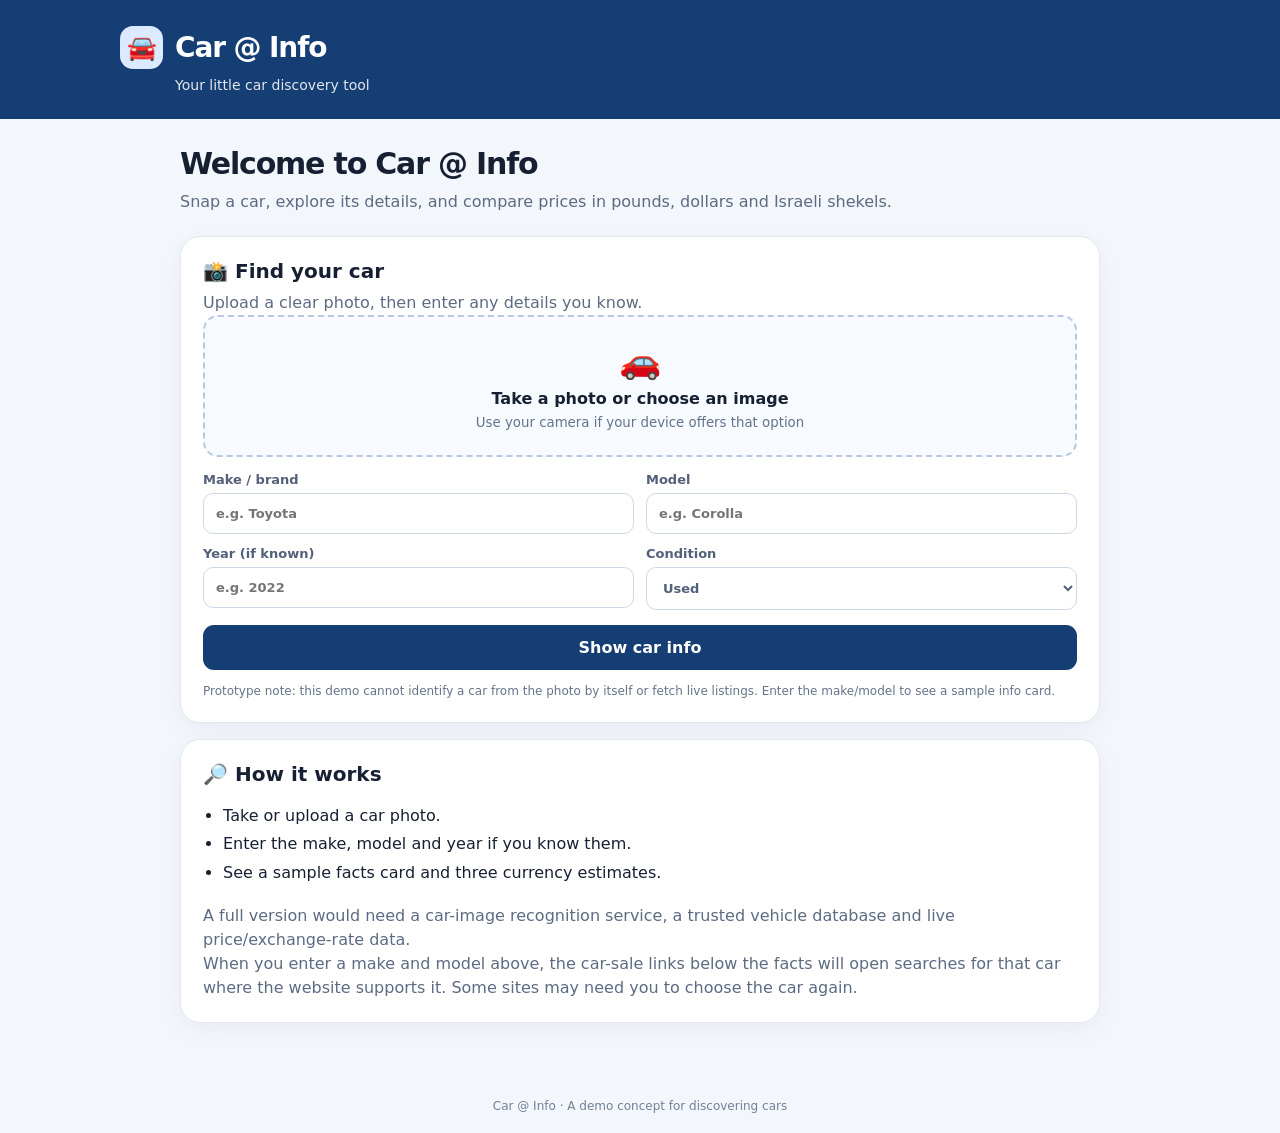
<file: proyectos/car-at-info/index.html>
<!DOCTYPE html>
<html lang="en">
<head>
<meta name="robots" content="noindex">
<meta charset="utf-8">
<meta name="viewport" content="width=device-width, initial-scale=1">
<title>Car @ Info</title>
<style>
:root {
  --site-primary: #153e75;
  --site-secondary: #dbeafe;
  --site-background: #f3f6fb;
  --site-on-primary: #ffffff;
  --site-on-secondary: #17365d;
  --site-on-background: #172033;
  --site-font-body: Inter, ui-sans-serif, system-ui, -apple-system, sans-serif;
  --site-font-heading: Inter, ui-sans-serif, system-ui, -apple-system, sans-serif;
  --site-heading-scale: 1;
  --site-spacing-scale: 1;
  --site-radius-scale: 1;
}
* { box-sizing: border-box; }
body { margin: 0; font-family: var(--site-font-body); color: var(--site-on-background); background: var(--site-background); }
.app { min-height: 100vh; background-color: var(--site-background); }
header { padding: calc(26px * var(--site-spacing-scale)) max(20px, calc((100% - 1040px)/2)); background: var(--site-primary); color: var(--site-on-primary); }
.brand { display:flex; align-items:center; gap:12px; font-weight:900; letter-spacing:-.04em; font-size: calc(28px * var(--site-heading-scale)); }
.brand-mark { display:grid; place-items:center; width:43px; height:43px; border-radius:13px; background:var(--site-secondary); color:var(--site-on-secondary); font-size:24px; }
header p { margin:8px 0 0 55px; opacity:.88; font-size:14px; }
main { width:min(100% - 32px, 920px); margin:28px auto 56px; }
.welcome { margin-bottom:22px; }
h1 { font-size:calc(30px * var(--site-heading-scale)); line-height:1.15; margin:0 0 8px; letter-spacing:-.04em; }
.sub { color:#5d6b82; line-height:1.5; margin:0; }
.panel { background:light-dark(#ffffff,#202a38); color:light-dark(#172033,#f3f6fb); border:1px solid light-dark(#e1e8f1,#3a4658); border-radius:calc(20px * var(--site-radius-scale)); padding:calc(22px * var(--site-spacing-scale)); margin:16px 0; box-shadow:0 8px 26px #19365a0b; }
.panel h2 { margin:0 0 8px; font-size:20px; }
.upload { display:block; border:2px dashed light-dark(#b8c9df,#52647c); background:light-dark(#f7faff,#192331); border-radius:15px; padding:24px 14px; text-align:center; cursor:pointer; }
.upload strong { display:block; margin:8px 0 4px; }
.upload small { color:light-dark(#62738b,#bdc8d8); }
input[type=file] { position:absolute; width:1px; height:1px; opacity:0; }
#photo { display:none; width:100%; max-height:320px; object-fit:contain; margin-top:14px; border-radius:12px; background:#e8edf4; }
.fields { display:grid; grid-template-columns:repeat(2,minmax(0,1fr)); gap:12px; margin-top:15px; }
label.field { display:block; font-size:13px; font-weight:700; color:light-dark(#526079,#c6d0df); }
input[type=text], select { width:100%; margin-top:6px; padding:12px; border:1px solid light-dark(#cfd9e6,#4c5a6e); border-radius:10px; background:light-dark(#fff,#17202c); color:inherit; font:inherit; }
button { border:0; border-radius:11px; padding:13px 17px; font:inherit; font-weight:800; cursor:pointer; }
.primary { width:100%; margin-top:15px; background:var(--site-primary); color:var(--site-on-primary); }
.secondary { background:var(--site-secondary); color:var(--site-on-secondary); }
button:focus-visible, input:focus-visible, select:focus-visible, .upload:focus-within { outline:3px solid #f59e0b; outline-offset:3px; }
.note { font-size:12px; color:light-dark(#65748a,#bbc7d8); line-height:1.5; margin:12px 0 0; }
#results { display:none; }
.result-head { display:flex; align-items:center; justify-content:space-between; gap:10px; flex-wrap:wrap; }
.pill { background:light-dark(#e4f7ec,#163d2b); color:light-dark(#17613a,#a8efc3); border-radius:100px; padding:6px 10px; font-size:12px; font-weight:800; }
.stats { display:grid; grid-template-columns:repeat(3,minmax(0,1fr)); gap:10px; margin:16px 0; }
.stat { background:light-dark(#f3f7fc,#182332); border-radius:13px; padding:14px 10px; }
.stat small { display:block; color:light-dark(#64748b,#bbc7d8); font-size:12px; }
.stat strong { display:block; margin-top:5px; font-size:19px; overflow-wrap:anywhere; }
ul { padding-left:20px; line-height:1.8; }
.disclaimer { font-size:12px; line-height:1.6; color:light-dark(#69778a,#bdc8d8); }
footer { text-align:center; color:#738096; padding:20px; font-size:12px; }
@media(max-width:560px) { .fields { grid-template-columns:1fr; } .stats { grid-template-columns:1fr; } header p { margin-left:0; } h1 { font-size:26px; } .panel { padding:17px; } }
</style>
</head>
<body>
<div class="app">
<header>
  <div class="brand"><span class="brand-mark">🚘</span><span>Car @ Info</span></div>
  <p>Your little car discovery tool</p>
</header>
<main>
  <section class="welcome">
    <h1>Welcome to Car @ Info</h1>
    <p class="sub">Snap a car, explore its details, and compare prices in pounds, dollars and Israeli shekels.</p>
  </section>
  <section class="panel">
    <h2>📸 Find your car</h2>
    <p class="sub">Upload a clear photo, then enter any details you know.</p>
    <label class="upload" for="carImage">
      <span style="font-size:34px">🚗</span>
      <strong>Take a photo or choose an image</strong>
      <small>Use your camera if your device offers that option</small>
      <input id="carImage" type="file" accept="image/*" capture="environment">
    </label>
    <img id="photo" alt="Your chosen car photo">
    <div class="fields">
      <label class="field">Make / brand
        <input id="make" type="text" placeholder="e.g. Toyota">
      </label>
      <label class="field">Model
        <input id="model" type="text" placeholder="e.g. Corolla">
      </label>
      <label class="field">Year (if known)
        <input id="year" type="text" inputmode="numeric" placeholder="e.g. 2022">
      </label>
      <label class="field">Condition
        <select id="condition"><option>Used</option><option>New</option><option>Excellent used</option><option>Needs repair</option></select>
      </label>
    </div>
    <button class="primary" id="lookup">Show car info</button>
    <p class="note">Prototype note: this demo cannot identify a car from the photo by itself or fetch live listings. Enter the make/model to see a sample info card.</p>
  </section>
  <section class="panel" id="results">
    <div class="result-head"><h2 id="carTitle">Car details</h2><span class="pill">ESTIMATE · DEMO</span></div>
    <p class="sub" id="summary"></p>
    <div class="stats">
      <div class="stat"><small>British pounds (GBP)</small><strong id="gbp">—</strong></div>
      <div class="stat"><small>US dollars (USD)</small><strong id="usd">—</strong></div>
      <div class="stat"><small>Israeli shekels (ILS)</small><strong id="ils">—</strong></div>
    </div>
    <h2>Car facts</h2>
    <ul id="facts"></ul>
    <h2>🔗 Find this car for sale</h2>
    <p class="sub">These links search for the car you entered. Listings and availability depend on the website and your location.</p>
    <ul id="carLinks">
      <li><a href="https://www.autotrader.co.uk/" target="_blank" rel="noopener noreferrer">Auto Trader UK</a></li>
      <li><a href="https://www.autoboom.co.il/en/" target="_blank" rel="noopener noreferrer">AUTOBOOM Israel</a></li>
      <li><a href="https://www.cars.com/" target="_blank" rel="noopener noreferrer">Cars.com USA</a></li>
    </ul>
    <p class="disclaimer">Prices are illustrative placeholders, not a real valuation. The price of a car depends on its exact trim, mileage, condition, location and current listings. Currency figures use demo conversion rates, not live exchange rates.</p>
    <button class="secondary" id="edit">Edit details</button>
  </section>
  <section class="panel">
    <h2>🔎 How it works</h2>
    <ul>
      <li>Take or upload a car photo.</li>
      <li>Enter the make, model and year if you know them.</li>
      <li>See a sample facts card and three currency estimates.</li>
    </ul>
    <p class="sub">A full version would need a car-image recognition service, a trusted vehicle database and live price/exchange-rate data.</p>
    <p class="sub">When you enter a make and model above, the car-sale links below the facts will open searches for that car where the website supports it. Some sites may need you to choose the car again.</p>
  </section>
</main>
<footer>Car @ Info · A demo concept for discovering cars</footer>
</div>
<script>
const imageInput = document.getElementById('carImage');
const photo = document.getElementById('photo');
imageInput.addEventListener('change', () => {
  const file = imageInput.files && imageInput.files[0];
  if (!file) return;
  photo.src = URL.createObjectURL(file);
  photo.style.display = 'block';
});
const samplePrices = {
  toyota: 18000, honda: 17500, ford: 16000, bmw: 32000, mercedes: 35000,
  volkswagen: 21000, tesla: 30000, hyundai: 17000, kia: 16500, audi: 29000
};
document.getElementById('lookup').addEventListener('click', () => {
  const make = document.getElementById('make').value.trim();
  const model = document.getElementById('model').value.trim();
  const year = document.getElementById('year').value.trim();
  const condition = document.getElementById('condition').value;
  if (!make || !model) {
    alert('Please enter the car make and model first, for example Toyota Corolla.');
    return;
  }
  const key = make.toLowerCase();
  let price = samplePrices[key] || 20000;
  if (condition === 'New') price *= 1.35;
  if (condition === 'Needs repair') price *= 0.55;
  if (condition === 'Excellent used') price *= 1.08;
  // Demonstration rates only: 1 GBP = 1.28 USD and 1 GBP = 4.7 ILS.
  const gbp = price;
  const usd = gbp * 1.28;
  const ils = gbp * 4.7;
  document.getElementById('carTitle').textContent = make + ' ' + model + (year ? ' (' + year + ')' : '');
  document.getElementById('summary').textContent = 'Here is a starter info card for your ' + condition.toLowerCase() + ' ' + make + ' ' + model + '.';
  const money = (n, currency) => new Intl.NumberFormat('en', {style:'currency', currency, maximumFractionDigits:0}).format(n);
  document.getElementById('gbp').textContent = money(gbp, 'GBP');
  document.getElementById('usd').textContent = money(usd, 'USD');
  document.getElementById('ils').textContent = money(ils, 'ILS');
  const facts = [
    'Brand: ' + make,
    'Model: ' + model,
    'Year: ' + (year || 'Not provided'),
    'Condition selected: ' + condition,
    'Typical things to check: mileage, service history, accident history, fuel type and trim level.'
  ];
  document.getElementById('facts').replaceChildren(...facts.map(f => { const li = document.createElement('li'); li.textContent = f; return li; }));
  const q = encodeURIComponent(make + ' ' + model + (year ? ' ' + year : ''));
  const sites = [
    ['Auto Trader UK', 'https://www.autotrader.co.uk/car-search?keywords=' + q],
    ['AUTOBOOM Israel', 'https://autoboom.co.il/en/'],
    ['Cars.com USA', 'https://www.cars.com/shopping/results/?keyword=' + q],
    ['CarGurus UK', 'https://www.cargurus.co.uk/Cars/l-Used-' + encodeURIComponent(make.replace(/\\s+/g, '-')) + '-m-' + encodeURIComponent(model.replace(/\\s+/g, '-'))]
  ];
  document.getElementById('carLinks').replaceChildren(...sites.map(([label, url]) => {
    const li = document.createElement('li');
    const a = document.createElement('a');
    a.href = url; a.target = '_blank'; a.rel = 'noopener noreferrer';
    a.textContent = label; li.appendChild(a); return li;
  }));
  document.getElementById('results').style.display = 'block';
  document.getElementById('results').scrollIntoView({behavior:'smooth', block:'start'});
});
document.getElementById('edit').addEventListener('click', () => {
  document.getElementById('make').focus();
  window.scrollTo({top:0, behavior:'smooth'});
});
</script>
</body>
</html>
</file>
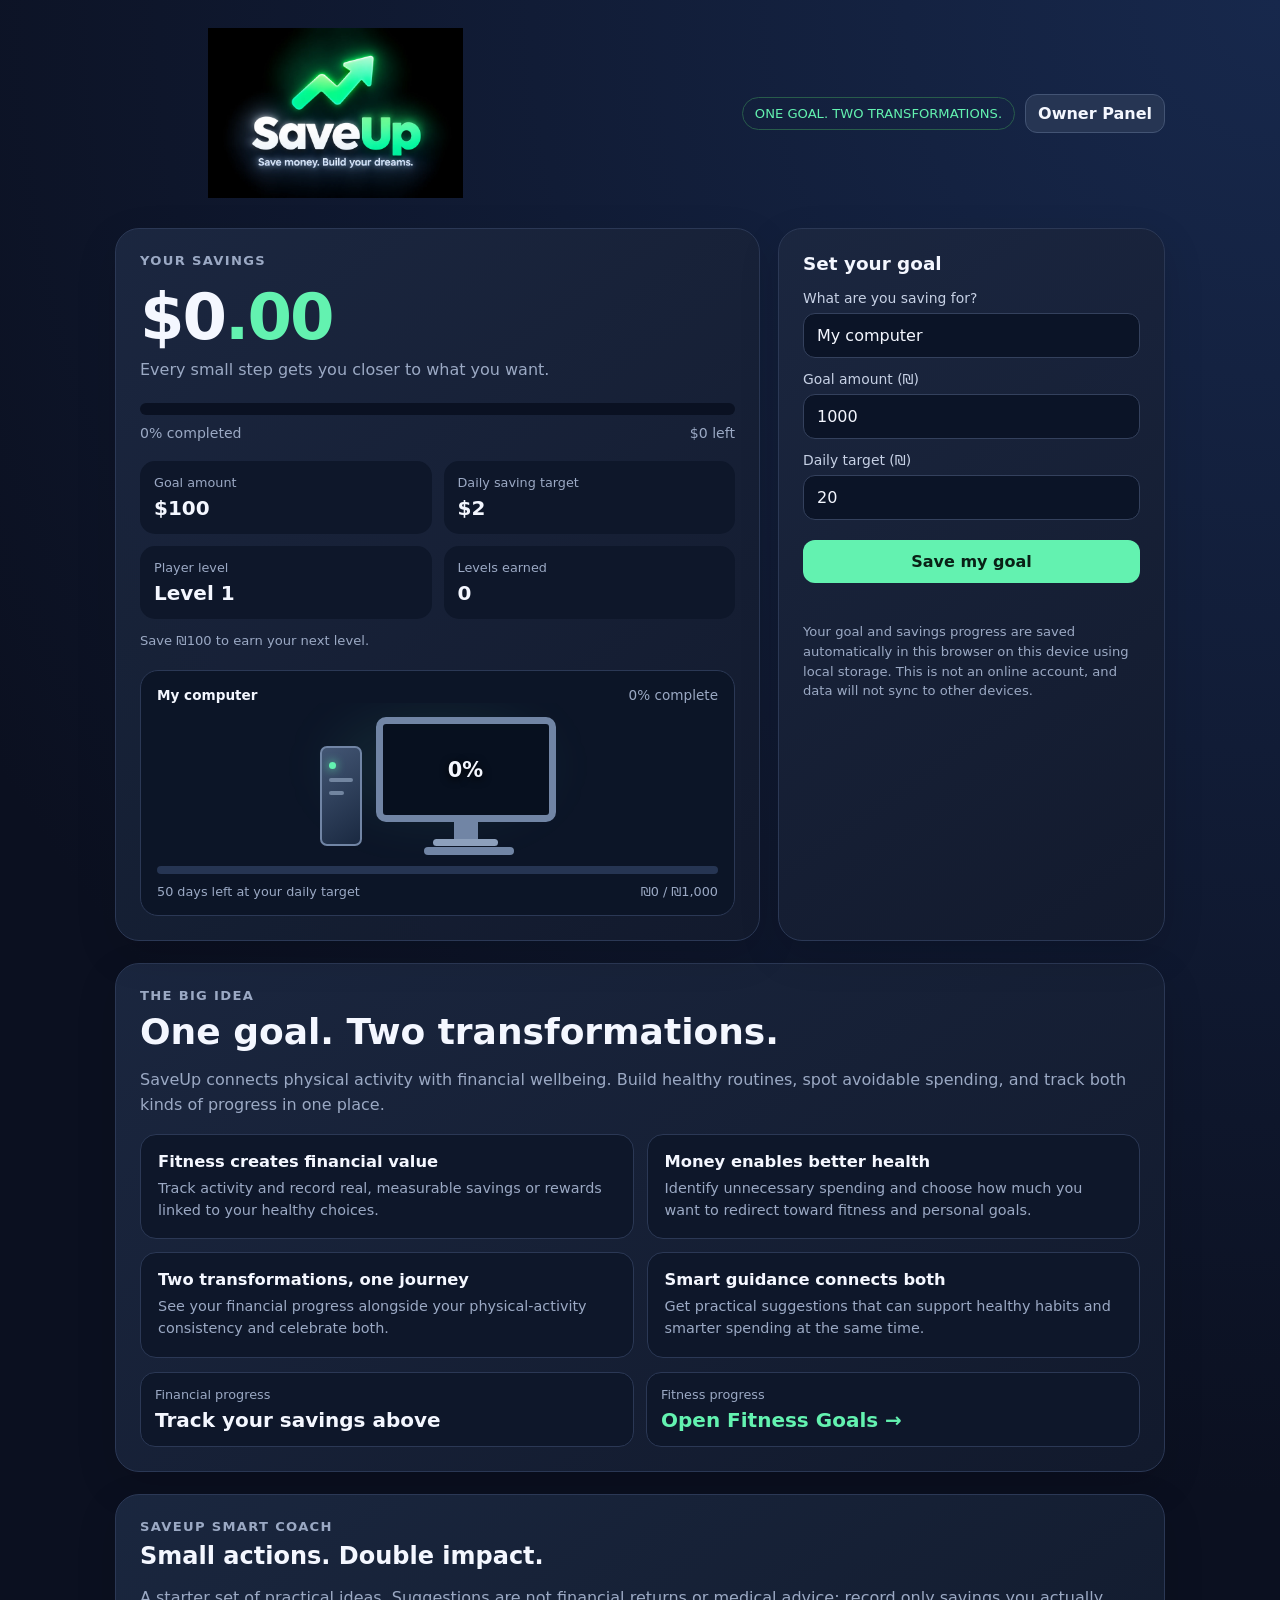
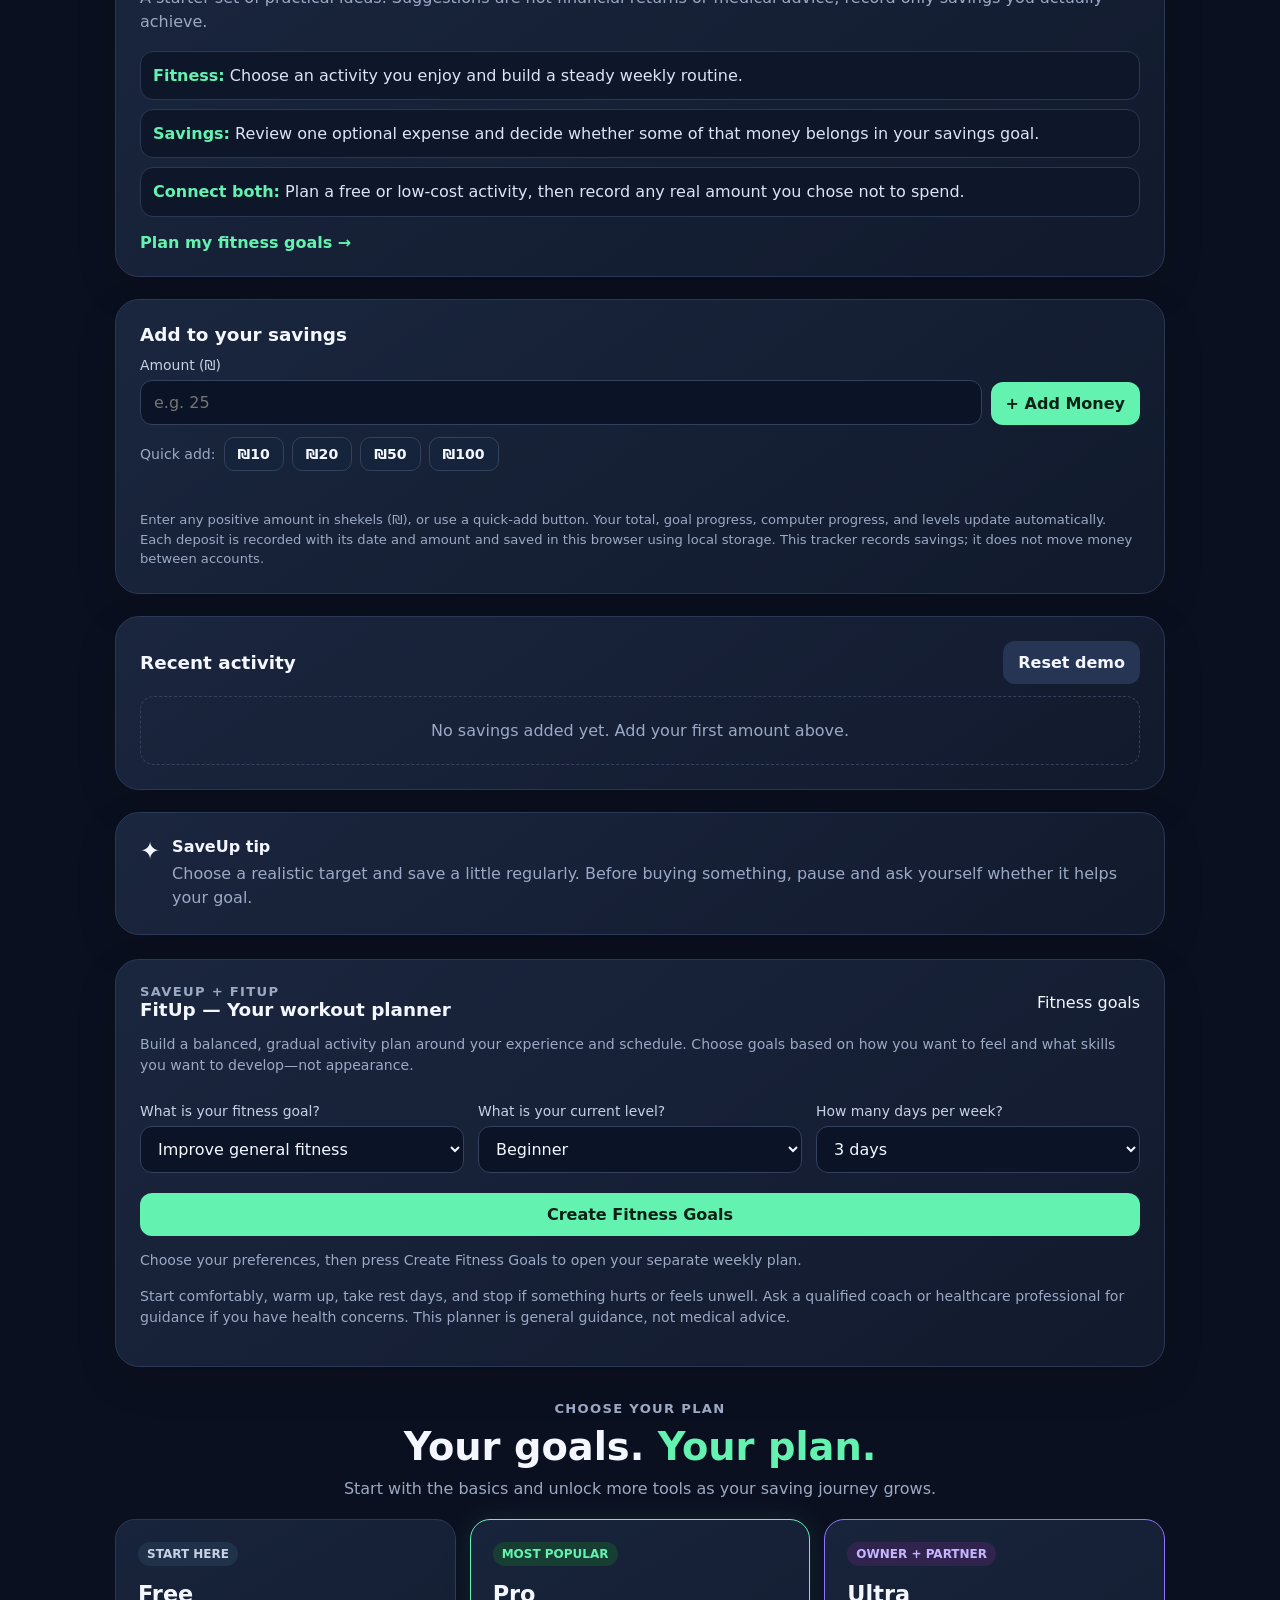
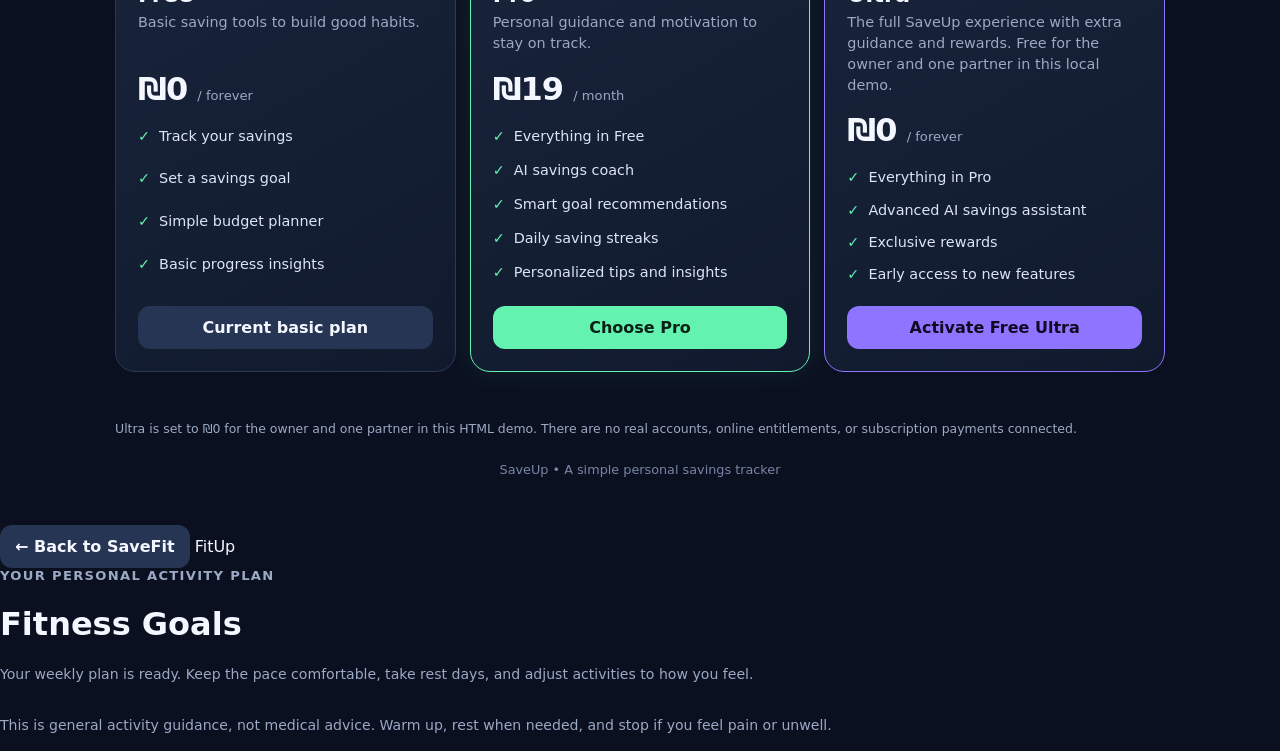
<file: proyectos/saveup/index.html>
<!DOCTYPE html>
<html lang="en">
<head>
<meta charset="UTF-8">
<meta name="viewport" content="width=device-width, initial-scale=1">
<title>SaveUp — Fitness + Financial Wellbeing</title>
<style>
:root{--bg:#0b1020;--panel:#141c31;--panel2:#1b2740;--text:#f4f7ff;--muted:#9ba9c4;--green:#63f2b0;--blue:#7ca7ff;--line:#2b3855}
*{box-sizing:border-box}body{margin:0;font-family:Inter,system-ui,-apple-system,Segoe UI,sans-serif;background:radial-gradient(circle at top right,#17284c 0,transparent 36%),var(--bg);color:var(--text);min-height:100vh}
.wrap{width:min(1050px,92%);margin:auto;padding:28px 0 48px}.top{display:flex;justify-content:space-between;align-items:center;gap:16px;margin-bottom:30px}.brand-image{display:block;width:min(440px,62vw);height:auto;max-height:170px;object-fit:contain;border-radius:14px}.brand{display:flex;align-items:center;gap:10px;font-size:1.35rem;font-weight:800;letter-spacing:-.5px}.logo{display:grid;place-items:center;background:var(--green);color:#092116;width:40px;height:40px;border-radius:13px;font-size:1.4rem}.pill{color:var(--green);border:1px solid #285c4b;border-radius:999px;padding:8px 12px;font-size:.82rem}
.hero{display:grid;grid-template-columns:1.25fr .75fr;gap:18px}.card{background:linear-gradient(145deg,rgba(27,39,64,.96),rgba(18,26,45,.96));border:1px solid var(--line);border-radius:24px;padding:24px;box-shadow:0 14px 40px #0002}.eyebrow{color:var(--muted);font-size:.82rem;text-transform:uppercase;letter-spacing:1.3px;font-weight:700}.big{font-size:clamp(2.5rem,7vw,4rem);font-weight:850;letter-spacing:-2px;margin:12px 0 4px}.big span{color:var(--green)}.sub{color:var(--muted);line-height:1.55}.progress{height:12px;background:#0a1122;border-radius:999px;overflow:hidden;margin:20px 0 10px}.bar{height:100%;width:0;background:linear-gradient(90deg,var(--green),#9dffd5);border-radius:999px;transition:width .25s}.progress-row{display:flex;justify-content:space-between;color:var(--muted);font-size:.88rem}.statgrid{display:grid;grid-template-columns:1fr 1fr;gap:12px;margin-top:20px}.stat{background:#0e172a;border-radius:15px;padding:14px}.stat label{display:block;color:var(--muted);font-size:.8rem;margin-bottom:6px}.stat strong{font-size:1.25rem}.side-title{font-size:1.15rem;margin:0 0 16px}.field{margin:13px 0}.field label{display:block;color:#c7d1e5;font-size:.87rem;margin-bottom:7px}.field input,.field select{width:100%;background:#0b1427;border:1px solid #34415d;border-radius:12px;padding:12px 13px;color:var(--text);font:inherit;outline:none}.field input:focus,.field select:focus{border-color:var(--green)}button{font:inherit;font-weight:750;border:0;border-radius:12px;padding:12px 15px;cursor:pointer;transition:transform .12s,opacity .12s}button:active{transform:scale(.98)}.primary{background:var(--green);color:#092116;width:100%;margin-top:7px}.secondary{background:#263553;color:var(--text)}.addrow{display:flex;gap:9px}.addrow input{min-width:0;flex:1}.addrow button{white-space:nowrap}.section{margin-top:22px}.section-head{display:flex;justify-content:space-between;align-items:center;gap:12px;margin-bottom:12px}.section-head h2{font-size:1.15rem;margin:0}.transactions{display:grid;gap:9px}.transaction{display:flex;align-items:center;justify-content:space-between;gap:12px;background:#101a2d;border:1px solid #25334e;border-radius:14px;padding:13px 15px}.transaction small{display:block;color:var(--muted);margin-top:3px}.amount{color:var(--green);font-weight:800;white-space:nowrap}.empty{color:var(--muted);text-align:center;padding:24px;border:1px dashed #35425d;border-radius:14px}.tip{display:flex;gap:12px;align-items:flex-start}.tip-icon{font-size:1.5rem}.tip p{margin:6px 0 0;color:var(--muted);line-height:1.5}.computer-goal{margin-top:20px;background:#0c1527;border:1px solid #2b3855;border-radius:18px;padding:16px;overflow:hidden}.computer-heading,.days-left{display:flex;justify-content:space-between;align-items:center;gap:10px;font-size:.85rem}.computer-heading span,.days-left span{color:var(--muted)}.computer-screen{height:155px;position:relative;display:flex;align-items:flex-end;justify-content:center;gap:14px;padding-bottom:12px;overflow:hidden}.screen-glow{position:absolute;width:220px;height:110px;background:#63f2b012;filter:blur(25px);border-radius:50%;top:8px}.monitor{width:180px;position:relative;z-index:1;display:flex;flex-direction:column;align-items:center}.monitor-screen{width:180px;height:105px;border:7px solid #7185a5;border-radius:10px;background:#07101f;position:relative;overflow:hidden;display:grid;place-items:center}.screen-progress{position:absolute;bottom:0;left:0;width:100%;height:0%;background:linear-gradient(0deg,#1aa978,#63f2b0);opacity:.82;transition:height .5s}.screen-label{position:relative;z-index:1;font-size:1.3rem;font-weight:850;text-shadow:0 2px 8px #000}.monitor-neck{height:17px;width:24px;background:#7185a5}.monitor-base{height:7px;width:65px;border-radius:5px;background:#8da0bc}.computer-tower{height:100px;width:42px;border-radius:7px;background:linear-gradient(145deg,#435674,#1a2941);border:2px solid #7185a5;position:relative;z-index:1;padding:14px 7px;display:flex;flex-direction:column;gap:9px}.tower-light{width:7px;height:7px;border-radius:50%;background:var(--green);box-shadow:0 0 10px var(--green)}.tower-line{height:4px;background:#7285a0;border-radius:3px}.tower-line.short{width:65%}.keyboard{width:90px;height:8px;background:#7185a5;border-radius:4px;position:absolute;bottom:3px;left:calc(50% - 5px);transform:translateX(-10%);z-index:2}.computer-track{height:8px;background:#263553;border-radius:99px;overflow:hidden;margin:8px 0 10px}.computer-track-fill{height:100%;width:0;background:linear-gradient(90deg,#63f2b0,#7ca7ff);transition:width .3s}.days-left{font-size:.8rem;flex-wrap:wrap}
.footer{text-align:center;color:#7786a4;font-size:.8rem;margin-top:24px}.notice{font-size:.82rem;color:var(--muted);margin-top:12px;line-height:1.5}
@media(max-width:720px){.brand-image{width:min(300px,65vw);max-height:120px}.hero{grid-template-columns:1fr}.top{align-items:flex-start}.pill{font-size:.74rem}.card{padding:19px}.wrap{padding-top:20px}.big{letter-spacing:-1px}}

/* Subscription plans */
.pricing-intro{text-align:center;margin:34px 0 18px}.pricing-intro h2{font-size:clamp(1.7rem,4vw,2.4rem);margin:8px 0}.pricing-intro h2 span{color:var(--green)}.pricing-intro p{color:var(--muted);line-height:1.5;margin:0 auto;max-width:620px}.plans{display:grid;grid-template-columns:repeat(3,minmax(0,1fr));gap:14px}.plan{position:relative;background:linear-gradient(150deg,#18243b,#111a2d);border:1px solid var(--line);border-radius:20px;padding:22px;display:flex;flex-direction:column;min-width:0}.plan.pro{border-color:var(--green);box-shadow:0 0 28px #63f2b018}.plan.ultra{border-color:#8d75ff}.plan-tag{align-self:flex-start;border-radius:999px;padding:5px 9px;background:#20314a;color:#c7d1e5;font-size:.75rem;font-weight:800}.plan.pro .plan-tag{background:#163e32;color:var(--green)}.plan.ultra .plan-tag{background:#30244f;color:#c5b5ff}.plan h3{font-size:1.4rem;margin:15px 0 5px}.plan-desc{color:var(--muted);min-height:42px;line-height:1.45;font-size:.9rem}.price{font-size:2rem;font-weight:850;letter-spacing:-1px;margin:16px 0 2px}.price small{font-size:.82rem;font-weight:500;letter-spacing:0;color:var(--muted)}.plan ul{list-style:none;padding:0;margin:16px 0 22px;display:grid;gap:12px;flex:1}.plan li{display:flex;gap:9px;color:#dbe5f6;font-size:.9rem;line-height:1.4}.plan li:before{content:'✓';color:var(--green);font-weight:900}.plan-button{width:100%;background:#263553;color:var(--text)}.plan.pro .plan-button{background:var(--green);color:#092116}.plan.ultra .plan-button{background:#8d75ff;color:#100a24}.plan-note{font-size:.78rem;color:var(--muted);line-height:1.5;margin-top:14px}
@media(max-width:850px){.plans{grid-template-columns:1fr}.plan-desc{min-height:0}.plan{padding:20px}}


.quick-amounts{display:flex;align-items:center;flex-wrap:wrap;gap:8px;margin-top:12px;color:var(--muted);font-size:.88rem}
.quick-amount{background:#15243b;color:var(--text);border:1px solid #34415d;padding:8px 13px;border-radius:10px}
.quick-amount:hover{border-color:var(--green);color:var(--green)}
.add-status{min-height:1.2em;margin:10px 0 0;color:var(--green);font-size:.9rem}
.owner-open{background:#263553;color:var(--text);border:1px solid #435474;padding:9px 12px;white-space:nowrap}.owner-panel{display:none;margin:22px 0;padding:22px;background:#101a2d;border:1px solid #7ca7ff;border-radius:20px}.owner-panel.show{display:block}[hidden]{display:none!important}.owner-grid{display:grid;grid-template-columns:repeat(3,minmax(0,1fr));gap:12px;margin:16px 0}.owner-stat{padding:15px;border:1px solid var(--line);background:#0b1427;border-radius:14px}.owner-stat span{display:block;color:var(--muted);font-size:.82rem}.owner-stat strong{display:block;font-size:1.35rem;margin-top:6px}.owner-actions{display:flex;flex-wrap:wrap;gap:9px;margin-top:12px}.owner-actions button{width:auto;margin:0}.owner-login{display:flex;gap:10px;flex-wrap:wrap}.owner-login input{flex:1;min-width:180px;background:#0b1427;border:1px solid #34415d;border-radius:12px;padding:12px;color:var(--text);font:inherit}.owner-message{min-height:1.3em;color:var(--green);font-size:.9rem}.owner-warning{color:#ffd28a;font-size:.85rem;line-height:1.5}@media(max-width:650px){.owner-grid{grid-template-columns:1fr}.top{flex-wrap:wrap}.owner-open{font-size:.8rem}}

/* Ultra activation ceremony */
.ultra-ceremony{position:fixed;inset:0;z-index:9999;display:none;place-items:center;padding:20px;background:radial-gradient(circle at 50% 35%,#39276f 0,#14102d 45%,#070a16 100%);text-align:center;overflow:hidden}
.ultra-ceremony.show{display:grid;animation:ceremonyFade .35s ease-out}
.ultra-ceremony-card{position:relative;z-index:2;width:min(620px,100%);padding:clamp(25px,6vw,52px);border:1px solid #a99aff;border-radius:28px;background:#14122beF;box-shadow:0 0 80px #8d75ff55}
.ultra-crown{font-size:clamp(3.5rem,12vw,6rem);animation:crownPop .8s cubic-bezier(.2,1.7,.4,1)}
.ultra-ceremony h2{font-size:clamp(2rem,7vw,3.5rem);margin:12px 0;color:#d5caff;letter-spacing:-1px}
.ultra-ceremony p{color:#e3defe;line-height:1.6}.ultra-ceremony .secondary{margin-top:12px;background:#8d75ff;color:#100a24}
.celebration-spark{position:absolute;inset:-20%;font-size:clamp(1.2rem,4vw,2.4rem);letter-spacing:1.1rem;line-height:2.5;opacity:.75;animation:sparkDrift 7s linear infinite;pointer-events:none}
@keyframes ceremonyFade{from{opacity:0}to{opacity:1}}@keyframes crownPop{from{transform:scale(.2) rotate(-25deg);opacity:0}to{transform:scale(1) rotate(0);opacity:1}}@keyframes sparkDrift{from{transform:translateY(-8%)}to{transform:translateY(8%)}}
@media(prefers-reduced-motion:reduce){.ultra-ceremony.show,.ultra-crown,.celebration-spark{animation:none}}


/* SaveFit fitness planner */
.fitup{margin-top:24px}
.fit-grid{display:grid;grid-template-columns:repeat(auto-fit,minmax(220px,1fr));gap:14px}
.fit-plan{display:grid;grid-template-columns:repeat(auto-fit,minmax(190px,1fr));gap:12px;margin-top:16px}
.workout-day{background:var(--panel,rgba(255,255,255,.04));border:1px solid var(--line,rgba(255,255,255,.12));border-radius:14px;padding:14px}
.workout-day h3{margin:0 0 8px;font-size:1rem}
.workout-day p{margin:6px 0;color:var(--muted,#aab)}
.fit-note{font-size:.88rem;color:var(--muted,#aab);line-height:1.5}
.fit-progress{display:flex;gap:10px;align-items:center;flex-wrap:wrap;margin-top:12px}
.fit-progress strong{color:var(--green)}




/* SaveUp dual-transformation vision */
.vision-grid{display:grid;grid-template-columns:repeat(2,minmax(0,1fr));gap:13px;margin-top:16px}
.vision-tile{background:#0e172a;border:1px solid #2b3855;border-radius:16px;padding:17px}
.vision-tile strong{display:block;font-size:1.02rem;margin-bottom:7px}
.vision-tile p{margin:0;color:var(--muted);font-size:.9rem;line-height:1.5}
.vision-kicker{color:var(--green);font-size:.78rem;font-weight:800;letter-spacing:1.2px;text-transform:uppercase}
.dual-progress{display:grid;grid-template-columns:1fr 1fr;gap:12px;margin-top:14px}
.dual-progress .stat{border:1px solid #2b3855}
.ai-actions{display:grid;gap:9px;margin-top:13px}
.ai-action{background:#0e172a;border:1px solid #2b3855;border-radius:13px;padding:12px;color:#dbe5f6;line-height:1.45}
.ai-action b{color:var(--green)}
@media(max-width:650px){.vision-grid,.dual-progress{grid-template-columns:1fr}}

</style>
</head>
<body>
<div class="wrap">
  <header class="top">
    <img class="brand-image" src="[data-uri]" alt="SaveUp — Fitness + Financial Wellbeing">
    <div style="display:flex;align-items:center;gap:10px;flex-wrap:wrap"><div class="pill">ONE GOAL. TWO TRANSFORMATIONS.</div><button class="owner-open" id="ownerToggle" type="button">Owner Panel</button></div>
  </header>
  <main>
    <section class="hero">
      <div class="card">
        <div class="eyebrow">Your savings</div>
        <div class="big" id="savedAmount">$0<span>.00</span></div>
        <div class="sub">Every small step gets you closer to what you want.</div>
        <div class="progress"><div class="bar" id="progressBar"></div></div>
        <div class="progress-row"><span id="progressText">0% completed</span><span id="remainingText">$0 left</span></div>
        <div class="statgrid">
          <div class="stat"><label>Goal amount</label><strong id="goalStat">$100</strong></div>
          <div class="stat"><label>Daily saving target</label><strong id="dailyStat">$2</strong></div>
          <div class="stat"><label>Player level</label><strong id="levelStat">Level 1</strong></div>
          <div class="stat"><label>Levels earned</label><strong id="levelsStat">0</strong></div>
        </div>
        <div class="notice" id="levelProgress">Save ₪100 to earn your next level.</div>
        <div class="computer-goal">
          <div class="computer-heading"><strong id="computerCaption">My computer</strong><span id="computerFillText">0% complete</span></div>
          <div class="computer-screen"><div class="screen-glow"></div><div class="computer-tower"><div class="tower-light"></div><div class="tower-line"></div><div class="tower-line short"></div></div><div class="monitor"><div class="monitor-screen"><div class="screen-progress" id="computerScreenFill"></div><div class="screen-label" id="computerScreenLabel">0%</div></div><div class="monitor-neck"></div><div class="monitor-base"></div></div><div class="keyboard"></div></div>
          <div class="computer-track"><div class="computer-track-fill" id="computerTrackFill"></div></div>
          <div class="days-left"><span id="daysText">50 days left at your daily target</span><span id="savedOfGoal">₪0 / ₪1,000</span></div>
        </div>
      </div>
      <div class="card">
        <h2 class="side-title">Set your goal</h2>
        <form id="goalForm">
          <div class="field"><label for="goalName">What are you saving for?</label><input id="goalName" maxlength="50" placeholder="e.g. Gaming computer"></div>
          <div class="field"><label for="goalAmount">Goal amount (₪)</label><input id="goalAmount" type="number" min="1" step="0.01" value="1000" required></div>
          <div class="field"><label for="dailyTarget">Daily target (₪)</label><input id="dailyTarget" type="number" min="0.01" step="0.01" value="20" required></div>
          <button class="primary" id="saveGoal" type="submit">Save my goal</button>
          <p class="add-status" id="goalStatus" role="status" aria-live="polite"></p>
        </form>
        <div class="notice">Your goal and savings progress are saved automatically in this browser on this device using local storage. This is not an online account, and data will not sync to other devices.</div>
      </div>
    </section>

    <section class="section card" id="saveup-vision">
      <div class="eyebrow">The big idea</div>
      <h2 style="font-size:clamp(1.6rem,4vw,2.25rem);margin:8px 0">One goal. Two transformations.</h2>
      <p class="sub">SaveUp connects physical activity with financial wellbeing. Build healthy routines, spot avoidable spending, and track both kinds of progress in one place.</p>
      <div class="vision-grid">
        <article class="vision-tile"><strong>Fitness creates financial value</strong><p>Track activity and record real, measurable savings or rewards linked to your healthy choices.</p></article>
        <article class="vision-tile"><strong>Money enables better health</strong><p>Identify unnecessary spending and choose how much you want to redirect toward fitness and personal goals.</p></article>
        <article class="vision-tile"><strong>Two transformations, one journey</strong><p>See your financial progress alongside your physical-activity consistency and celebrate both.</p></article>
        <article class="vision-tile"><strong>Smart guidance connects both</strong><p>Get practical suggestions that can support healthy habits and smarter spending at the same time.</p></article>
      </div>
      <div class="dual-progress">
        <div class="stat"><label>Financial progress</label><strong id="visionMoneyProgress">Track your savings above</strong></div>
        <div class="stat"><label>Fitness progress</label><strong><a href="fitness-goals.html" style="color:var(--green);text-decoration:none">Open Fitness Goals →</a></strong></div>
      </div>
    </section>
    <section class="section card" id="smart-coach">
      <div class="eyebrow">SaveUp Smart Coach</div>
      <h2 style="margin:8px 0">Small actions. Double impact.</h2>
      <p class="sub">A starter set of practical ideas. Suggestions are not financial returns or medical advice; record only savings you actually achieve.</p>
      <div class="ai-actions">
        <div class="ai-action"><b>Fitness:</b> Choose an activity you enjoy and build a steady weekly routine.</div>
        <div class="ai-action"><b>Savings:</b> Review one optional expense and decide whether some of that money belongs in your savings goal.</div>
        <div class="ai-action"><b>Connect both:</b> Plan a free or low-cost activity, then record any real amount you chose not to spend.</div>
      </div>
      <a href="fitness-goals.html" style="display:inline-block;margin-top:16px;color:var(--green);font-weight:800;text-decoration:none">Plan my fitness goals →</a>
    </section>

    <section class="section card">
      <div class="section-head"><h2>Add to your savings</h2></div>
      <form id="addForm" class="addrow">
        <div class="field" style="margin:0;flex:1"><label for="deposit">Amount (₪)</label><input id="deposit" type="number" min="1" step="0.01" placeholder="e.g. 25" required></div>
        <button class="primary" style="width:auto;align-self:end" type="submit">+ Add Money</button>
      </form>
      <div class="quick-amounts" aria-label="Quick amount choices">
        <span>Quick add:</span>
        <button class="quick-amount" type="button" data-amount="10">₪10</button>
        <button class="quick-amount" type="button" data-amount="20">₪20</button>
        <button class="quick-amount" type="button" data-amount="50">₪50</button>
        <button class="quick-amount" type="button" data-amount="100">₪100</button>
      </div>
      <p id="addStatus" class="add-status" role="status" aria-live="polite"></p>
      <div class="notice">Enter any positive amount in shekels (₪), or use a quick-add button. Your total, goal progress, computer progress, and levels update automatically. Each deposit is recorded with its date and amount and saved in this browser using local storage. This tracker records savings; it does not move money between accounts.</div>
    </section>
    <section class="section card">
      <div class="section-head"><h2>Recent activity</h2><button class="secondary" id="reset" type="button">Reset demo</button></div>
      <div class="transactions" id="transactions"><div class="empty">No savings added yet. Add your first amount above.</div></div>
    </section>
    <section class="section card tip">
      <div class="tip-icon">✦</div><div><strong>SaveUp tip</strong><p>Choose a realistic target and save a little regularly. Before buying something, pause and ask yourself whether it helps your goal.</p></div>
    </section>

    <section class="section card fitup" id="fitup">
      <div class="section-head">
        <div><div class="eyebrow">SaveUp + FitUp</div><h2>FitUp — Your workout planner</h2></div>
        <span class="badge">Fitness goals</span>
      </div>
      <p class="fit-note">Build a balanced, gradual activity plan around your experience and schedule. Choose goals based on how you want to feel and what skills you want to develop—not appearance.</p>
      <form id="fitForm" action="SaveFit-Fitness-Goals.html" method="get">
        <div class="fit-grid">
          <div class="field"><label for="fitGoal">What is your fitness goal?</label>
            <select id="fitGoal" name="goal"><option value="general">Improve general fitness</option><option value="endurance">Build endurance</option><option value="strength">Build strength</option><option value="mobility">Improve flexibility and mobility</option><option value="habit">Build a regular activity habit</option></select>
          </div>
          <div class="field"><label for="fitLevel">What is your current level?</label>
            <select id="fitLevel" name="level"><option value="beginner">Beginner</option><option value="intermediate">Intermediate</option><option value="advanced">Advanced</option><option value="unsure">Not sure</option></select>
          </div>
          <div class="field"><label for="fitDays">How many days per week?</label>
            <select id="fitDays" name="days"><option value="2">2 days</option><option value="3" selected>3 days</option><option value="4">4 days</option><option value="5">5 days</option></select>
          </div>
        </div>
        <button class="primary" type="submit" id="createFitnessGoals">Create Fitness Goals</button>
      </form>
      <p class="fit-note">Choose your preferences, then press Create Fitness Goals to open your separate weekly plan.</p>
      <p class="fit-note">Start comfortably, warm up, take rest days, and stop if something hurts or feels unwell. Ask a qualified coach or healthcare professional for guidance if you have health concerns. This planner is general guidance, not medical advice.</p>
    </section>
  </main>

    <section class="section" id="plans">
      <div class="pricing-intro">
        <div class="eyebrow">Choose your plan</div>
        <h2>Your goals. <span>Your plan.</span></h2>
        <p>Start with the basics and unlock more tools as your saving journey grows.</p>
      </div>
      <div class="plans">
        <article class="plan">
          <div class="plan-tag">START HERE</div>
          <h3>Free</h3>
          <div class="plan-desc">Basic saving tools to build good habits.</div>
          <div class="price">₪0 <small>/ forever</small></div>
          <ul>
            <li>Track your savings</li>
            <li>Set a savings goal</li>
            <li>Simple budget planner</li>
            <li>Basic progress insights</li>
          </ul>
          <button class="plan-button" type="button" data-plan="Free">Current basic plan</button>
        </article>
        <article class="plan pro">
          <div class="plan-tag">MOST POPULAR</div>
          <h3>Pro</h3>
          <div class="plan-desc">Personal guidance and motivation to stay on track.</div>
          <div class="price">₪19 <small>/ month</small></div>
          <ul>
            <li>Everything in Free</li>
            <li>AI savings coach</li>
            <li>Smart goal recommendations</li>
            <li>Daily saving streaks</li>
            <li>Personalized tips and insights</li>
          </ul>
          <button class="plan-button" type="button" data-plan="Pro">Choose Pro</button>
        </article>
        <article class="plan ultra">
          <div class="plan-tag">OWNER + PARTNER</div>
          <h3>Ultra</h3>
          <div class="plan-desc">The full SaveUp experience with extra guidance and rewards. Free for the owner and one partner in this local demo.</div>
          <div class="price">₪0 <small>/ forever</small></div>
          <ul>
            <li>Everything in Pro</li>
            <li>Advanced AI savings assistant</li>
            <li>Exclusive rewards</li>
            <li>Early access to new features</li>
          </ul>
          <button class="plan-button" type="button" data-plan="Ultra">Activate Free Ultra</button>
        </article>
      </div>
      <p id="planStatus" class="owner-message" role="status" aria-live="polite"></p>
      <p class="plan-note">Ultra is set to ₪0 for the owner and one partner in this HTML demo. There are no real accounts, online entitlements, or subscription payments connected.</p>
    </section>


  <section class="owner-panel" id="ownerPanel" aria-label="SaveUp owner panel">
    <div class="section-head"><h2>SaveUp Owner Panel</h2><button class="secondary" id="ownerClose" type="button">Close</button></div>
    <div id="ownerLoginArea">
      <p class="sub">Sign in to open the local demo controls.</p>
      <form class="owner-login" id="ownerLoginForm"><input id="ownerPassword" type="password" placeholder="Enter owner demo password" autocomplete="off" autocapitalize="off" spellcheck="false" required><button class="primary" style="width:auto;margin:0" type="submit">Unlock panel</button><label style="display:flex;align-items:center;gap:8px;color:#c7d1e5;font-size:.9rem"><input id="showOwnerPassword" type="checkbox" style="width:auto"> Show password</label></form>
      <p class="owner-message" id="ownerLoginMessage" role="status"></p>
      <p class="owner-warning">Demo password (copy exactly, including capital letters and !): <strong>SaveUpDemo2026!</strong>. This HTML-only login is not secure: the password and controls can be inspected in the file. Do not use this panel for real customer accounts, private data, or payments.</p>
    </div>
    <div id="ownerDashboard" hidden>
      <p class="sub">Local browser dashboard — this only shows data saved in this browser, not all website users.</p>
      <div class="owner-grid"><div class="owner-stat"><span>Total savings on this browser</span><strong id="ownerTotal">₪0</strong></div><div class="owner-stat"><span>Recorded deposits</span><strong id="ownerDeposits">0</strong></div><div class="owner-stat"><span>Current goal</span><strong id="ownerGoal">₪1,000</strong></div></div>
      <h3>SaveUp roles (local demo)</h3>
      <p class="sub">Assign demo roles on this browser. These are labels only, not secure account permissions.</p>
      <div class="owner-grid">
        <div class="field"><label for="ownerRole">Your role</label><select id="ownerRole"><option>Owner</option><option>Creator</option><option>Partner</option></select></div>
        <div class="field"><label for="creatorName">Creator display name</label><input id="creatorName" type="text" maxlength="30" value="Creator"></div>
        <div class="field"><label for="partnerName">Partner display name</label><input id="partnerName" type="text" maxlength="30" value="Partner"></div>
      </div>
      <div class="owner-actions"><button class="primary" id="ownerSaveRoles" type="button">Save demo roles</button></div>
      <p class="owner-message" id="roleStatus" role="status"></p>
      <div class="owner-grid" id="roleSummary"><div class="owner-stat"><span>Owner</span><strong>Full demo control</strong></div><div class="owner-stat"><span>Creator</span><strong>Create & manage content</strong></div><div class="owner-stat"><span>Partner</span><strong>Shared demo access</strong></div></div>
      <h3>Plan pricing (display only)</h3>
      <div class="owner-grid"><div class="field"><label for="ownerFreePrice">Free price (₪)</label><input id="ownerFreePrice" type="number" min="0" step="1" value="0"></div><div class="field"><label for="ownerProPrice">Pro monthly price (₪)</label><input id="ownerProPrice" type="number" min="0" step="1" value="19"></div><div class="field"><label for="ownerUltraPrice">Ultra monthly price (₪)</label><input id="ownerUltraPrice" type="number" min="0" step="1" value="0"></div></div>
      <div class="owner-actions"><button class="primary" id="ownerSavePrices" type="button">Save displayed prices</button><button class="secondary" id="ownerExport" type="button">Export local data</button><button class="secondary" id="ownerRefresh" type="button">Refresh dashboard</button><button class="secondary" id="ownerLogout" type="button">Log out</button></div>
      <details class="owner-secret" style="margin-top:20px;padding:16px;border:1px dashed #8d75ff;border-radius:14px;background:#17142a"><summary style="cursor:pointer;font-weight:800;color:#c5b5ff">Secret Owner Tools — demo only</summary><p class="sub">These buttons change virtual demo savings in this browser. They do not create real money.</p><div class="owner-actions"><button class="primary" id="ownerAddBillion" type="button">Add ₪1,000,000,000 demo money</button><button class="secondary" id="ownerCustomMoney" type="button">Add custom amount</button><button class="secondary" id="ownerMaxLevel" type="button">Max out demo level</button></div></details>
      <p class="owner-message" id="ownerStatus" role="status"></p>
      <p class="owner-warning">Price edits only change what this browser displays. There are no real user accounts, cloud database, subscription payments, or secure admin permissions connected.</p>
    </div>
  </section>

  <div class="footer">SaveUp • A simple personal savings tracker</div>
</div>
<div id="fitnessGoalsPage" class="fitness-page" aria-hidden="true">
  <div class="fitness-page-inner">
    <div class="fitness-page-top">
      <button type="button" class="secondary" id="backToSaveFit">← Back to SaveFit</button>
      <span class="badge">FitUp</span>
    </div>
    <div class="eyebrow">Your personal activity plan</div>
    <h1>Fitness Goals</h1>
    <p class="fit-note">Your weekly plan is ready. Keep the pace comfortable, take rest days, and adjust activities to how you feel.</p>
    <div id="fitnessGoalsSummary" class="fit-note"></div>
    <div id="fitnessGoalsPagePlan" class="fit-plan" aria-live="polite"></div>
    <p class="fit-note">This is general activity guidance, not medical advice. Warm up, rest when needed, and stop if you feel pain or unwell.</p>
  </div>
</div>

<script>
const KEY='saveup_demo_v1';
const defaults={name:'My computer',goal:1000,daily:20,saved:0,ilsSaved:0,history:[]};
let state;
try{state={...defaults,...JSON.parse(localStorage.getItem(KEY)||'{}')};}catch{state={...defaults};}
const $=id=>document.getElementById(id);
const money=n=>'₪'+Number(n||0).toLocaleString('en-IL',{minimumFractionDigits:0,maximumFractionDigits:2});
const shekels=n=>money(n);
function persist(){try{localStorage.setItem(KEY,JSON.stringify(state));return true;}catch(err){console.warn('Browser storage unavailable; changes will last only until this page closes.',err);return false;}}
function render(){
  const saved=Math.max(0,Number(state.saved)||0),goal=Math.max(1,Number(state.goal)||1);
  const ilsSaved=Math.max(0,Number(state.saved)||0),levels=Math.floor(ilsSaved/100),level=levels+1,remainder=ilsSaved%100;
  const pct=Math.min(100,saved/goal*100);
  $('savedAmount').innerHTML=money(saved).replace(/(\.\d{2})$/, '<span>$1</span>');
  if(!$('savedAmount').innerHTML.includes('<span>')) $('savedAmount').innerHTML=money(saved);
  $('progressBar').style.width=pct+'%';$('progressText').textContent=Math.floor(pct)+'% completed';
  $('remainingText').textContent=money(Math.max(0,goal-saved))+' left';$('goalStat').textContent=money(goal);$('dailyStat').textContent=money(state.daily);
  if($('levelStat')) $('levelStat').textContent='Level '+level;
  if($('levelsStat')) $('levelsStat').textContent=String(levels);
  if($('levelProgress')) $('levelProgress').textContent=money(100-remainder)+' more saved to reach Level '+(level+1)+'. Total saved: '+money(ilsSaved)+'.';
  if($('computerCaption')) $('computerCaption').textContent=(state.name||'My computer');
  if($('computerFillText')) $('computerFillText').textContent=Math.floor(pct)+'% complete';
  if($('computerScreenFill')) $('computerScreenFill').style.height=pct+'%';
  if($('computerScreenLabel')) $('computerScreenLabel').textContent=Math.floor(pct)+'%';
  if($('computerTrackFill')) $('computerTrackFill').style.width=pct+'%';
  if($('savedOfGoal')) $('savedOfGoal').textContent=money(saved)+' / '+money(goal);
  if($('daysText')) $('daysText').textContent=saved>=goal?'Goal reached!':Math.ceil((goal-saved)/Math.max(1,Number(state.daily)||1))+' days left at your daily target';
  document.title='SaveUp — '+(state.name||'Your Savings Goal');
  const list=$('transactions');list.innerHTML='';
  if(!state.history.length){list.innerHTML='<div class="empty">No savings added yet. Add your first amount above.</div>';return;}
  state.history.slice(0,8).forEach(item=>{
    const el=document.createElement('div');el.className='transaction';
    const left=document.createElement('div'),title=document.createElement('strong'),date=document.createElement('small'),amt=document.createElement('div');
    title.textContent='Savings deposit';date.textContent=item.date;amt.className='amount';amt.textContent='+'+money(item.amount);
    left.append(title,date);el.append(left,amt);list.append(el);
  });
}
$('goalName').value=state.name;$('goalAmount').value=state.goal;$('dailyTarget').value=state.daily;
$('goalForm').addEventListener('submit',(event)=>{
  event.preventDefault();
  const goal=Number($('goalAmount').value),daily=Number($('dailyTarget').value),name=$('goalName').value.trim();
  if(!Number.isFinite(goal)||goal<=0||!Number.isFinite(daily)||daily<=0){
    $('goalStatus').textContent='Enter a goal amount and daily target greater than ₪0.';
    return;
  }
  state.goal=goal;state.daily=daily;state.name=name||'My savings goal';
  const stored=persist();render();
  $('goalName').value=state.name;$('goalAmount').value=state.goal;$('dailyTarget').value=state.daily;
  $('goalStatus').textContent=stored?'Goal saved! Your progress has been updated.':'Goal updated for this session, but this browser could not save it permanently.';
});
function addSavings(rawAmount){
  const amount=Number(rawAmount);
  if(!Number.isFinite(amount)||amount<=0){
    $('addStatus').textContent='Enter an amount greater than ₪0.';
    $('deposit').focus();
    return false;
  }
  state.saved=Math.round(((Number(state.saved)||0)+amount)*100)/100;
  if(!Array.isArray(state.history)) state.history=[];
  state.history.unshift({amount,date:new Date().toLocaleString()});
  try{persist();}catch(err){console.error('Could not save progress:',err);}
  render();
  $('deposit').value='';
  $('addStatus').textContent='Success! '+money(amount)+' added. Your new total is '+money(state.saved)+'.';
  return true;
}
$('addForm').addEventListener('submit',e=>{
  e.preventDefault();
  addSavings($('deposit').value);
});
document.querySelectorAll('[data-amount]').forEach(button=>button.addEventListener('click',()=>{
  // Quick-add buttons immediately add the selected amount to the savings total.
  addSavings(button.dataset.amount);
}));
$('reset').addEventListener('click',()=>{
  if(confirm('Clear your saved demo data and start again?')){state={...defaults,history:[]};persist();$('goalName').value=state.name;$('goalAmount').value=state.goal;$('dailyTarget').value=state.daily;render();}
});
document.querySelectorAll('[data-plan]').forEach(button=>button.addEventListener('click',()=>{
  const plan=button.dataset.plan;
  if(plan==='Ultra'){
    try{localStorage.setItem('saveup_demo_plan_v1','Ultra');localStorage.setItem('saveup_demo_ultra_members_v1',JSON.stringify(['Owner','Partner']));}catch{}
    const ultraStatus=document.getElementById('planStatus');if(ultraStatus)ultraStatus.textContent='Ultra activated free for Owner + Partner on this browser.';
    const ultraPrice=document.querySelector('.plan.ultra .price');if(ultraPrice)ultraPrice.innerHTML='₪0 <small>/ forever</small>';
    button.textContent='Ultra Activated ✓';
    document.body.dataset.saveupTheme='ultra';
    document.documentElement.style.setProperty('--green','#c5b5ff');
    document.documentElement.style.setProperty('--blue','#a99aff');
    const ceremony=document.getElementById('ultraCeremony');
    if(ceremony){ceremony.classList.add('show');ceremony.setAttribute('aria-hidden','false');document.getElementById('closeUltraCeremony').focus();}
  } else if(plan==='Free'){
    try{localStorage.setItem('saveup_demo_plan_v1','Free');}catch{}
    alert('Free plan selected.');
  } else {
    try{localStorage.setItem('saveup_demo_plan_v1','Pro');}catch{}
    alert('Pro selected for preview. Payments and subscriptions are not connected.');
  }
}));

// Owner panel: front-end demo controls only; not secure admin authentication.
const OWNER_DEMO_PASSWORD='SaveUpDemo2026!';
const ownerPanel=$('ownerPanel');
function updateOwnerDashboard(){
  $('ownerTotal').textContent=money(state.saved);
  $('ownerDeposits').textContent=Array.isArray(state.history)?String(state.history.length):'0';
  $('ownerGoal').textContent=money(state.goal);
}
function setPlanPrice(plan,price){
  const card=document.querySelector(`[data-plan="${plan}"]`)?.closest('.plan');
  if(!card)return; const priceEl=card.querySelector('.price');
  if(priceEl)priceEl.innerHTML=`₪${Number(price).toLocaleString('en-IL')} <small>${plan==='Free'?'/ forever':'/ month'}</small>`;
}
$('ownerToggle').addEventListener('click',()=>{ownerPanel.classList.toggle('show');if(ownerPanel.classList.contains('show'))ownerPanel.scrollIntoView({behavior:'smooth',block:'start'});});
$('ownerClose').addEventListener('click',()=>ownerPanel.classList.remove('show'));
function attemptOwnerLogin(event){
  if(event) event.preventDefault();
  const entered=$('ownerPassword').value.trim();
  if(entered===OWNER_DEMO_PASSWORD){
    $('ownerLoginArea').hidden=true;
    $('ownerDashboard').hidden=false;
    $('ownerLoginMessage').textContent='';
    $('ownerStatus').textContent='Owner demo panel unlocked.';
    updateOwnerDashboard();
    loadDemoRoles();
  } else {
    $('ownerLoginMessage').textContent='Password not recognized. Use the demo password shown below: SaveUpDemo2026!';
    $('ownerPassword').focus();
    $('ownerPassword').select();
  }
}
$('ownerLoginForm').addEventListener('submit',attemptOwnerLogin);
$('showOwnerPassword').addEventListener('change',()=>{$('ownerPassword').type=$('showOwnerPassword').checked?'text':'password';});
$('ownerSavePrices').addEventListener('click',()=>{
  const prices=[Number($('ownerFreePrice').value),Number($('ownerProPrice').value),Number($('ownerUltraPrice').value)];
  if(prices.some(n=>!Number.isFinite(n)||n<0)){ $('ownerStatus').textContent='Enter valid prices of ₪0 or more.';return;}
  setPlanPrice('Free',prices[0]);setPlanPrice('Pro',prices[1]);setPlanPrice('Ultra',prices[2]);
  try{localStorage.setItem('saveup_owner_prices_v1',JSON.stringify(prices));}catch{}
  $('ownerStatus').textContent='Displayed prices updated in this page. These are not payment settings.';
});
$('ownerRefresh').addEventListener('click',()=>{updateOwnerDashboard();$('ownerStatus').textContent='Dashboard refreshed from this browser’s local data.';});
function loadDemoRoles(){
  let roles={owner:'Owner',creator:'Creator',partner:'Partner'};
  try{const saved=JSON.parse(localStorage.getItem('saveup_demo_roles_v1')||'null');if(saved&&typeof saved==='object')roles={...roles,...saved};}catch{}
  $('ownerRole').value=['Owner','Creator','Partner'].includes(roles.ownerRole)?roles.ownerRole:'Owner';
  $('creatorName').value=String(roles.creator||'Creator').slice(0,30);
  $('partnerName').value=String(roles.partner||'Partner').slice(0,30);
  $('roleSummary').innerHTML=`<div class="owner-stat"><span>Owner</span><strong>${escapeHtml(roles.owner||'Owner')} — full demo control</strong></div><div class="owner-stat"><span>Creator</span><strong>${escapeHtml(roles.creator||'Creator')} — create & manage content</strong></div><div class="owner-stat"><span>Partner</span><strong>${escapeHtml(roles.partner||'Partner')} — shared demo access</strong></div>`;
}
$('ownerSaveRoles').addEventListener('click',()=>{
  const roles={owner:'Owner',ownerRole:$('ownerRole').value,creator:$('creatorName').value.trim()||'Creator',partner:$('partnerName').value.trim()||'Partner'};
  try{localStorage.setItem('saveup_demo_roles_v1',JSON.stringify(roles));}catch{}
  loadDemoRoles();$('roleStatus').textContent='Demo roles saved in this browser.';
});

function addOwnerDemoMoney(amount){
  if(!Number.isFinite(amount)||amount<=0){$('ownerStatus').textContent='Enter a valid amount greater than ₪0.';return;}
  state.saved=Math.min(1e15,Math.round(((Number(state.saved)||0)+amount)*100)/100);
  if(!Array.isArray(state.history))state.history=[];
  state.history.unshift({amount,date:new Date().toLocaleString()+' (owner demo bonus)'});
  persist();render();updateOwnerDashboard();
  $('ownerStatus').textContent=money(amount)+' virtual demo money added. This is not real cash.';
}
$('ownerAddBillion').addEventListener('click',()=>addOwnerDemoMoney(1000000000));
$('ownerCustomMoney').addEventListener('click',()=>{const raw=prompt('Enter the amount of virtual demo money to add (₪):','1000000');if(raw===null)return;const amount=Number(raw);if(!Number.isFinite(amount)||amount<=0){$('ownerStatus').textContent='Enter a valid amount greater than ₪0.';return;}addOwnerDemoMoney(amount);});
$('ownerMaxLevel').addEventListener('click',()=>{const target=999999*100;const amount=Math.max(0,target-(Number(state.saved)||0));if(amount>0)addOwnerDemoMoney(amount);else{$('ownerStatus').textContent='Your demo level is already at or above the max level target.';}});
$('ownerExport').addEventListener('click',()=>{
  const data={exportedAt:new Date().toISOString(),goal:{name:state.name,amount:state.goal,dailyTarget:state.daily},savingsTotal:state.saved,transactions:state.history||[],note:'Local demo data only; not a bank balance or cloud account.'};
  const blob=new Blob([JSON.stringify(data,null,2)],{type:'application/json'});const url=URL.createObjectURL(blob);const a=document.createElement('a');a.href=url;a.download='saveup-local-data.json';a.click();URL.revokeObjectURL(url);$('ownerStatus').textContent='Local data export prepared.';
});
$('ownerLogout').addEventListener('click',()=>{$('ownerDashboard').hidden=true;$('ownerLoginArea').hidden=false;$('ownerPassword').value='';$('ownerStatus').textContent='';$('ownerLoginMessage').textContent='Logged out.';});
const ultraCeremony=document.getElementById('ultraCeremony');
function closeUltraCelebration(){if(!ultraCeremony)return;ultraCeremony.classList.remove('show');ultraCeremony.setAttribute('aria-hidden','true');}
document.getElementById('closeUltraCeremony').addEventListener('click',closeUltraCelebration);
ultraCeremony.addEventListener('click',e=>{if(e.target===ultraCeremony)closeUltraCelebration();});
document.addEventListener('keydown',e=>{if(e.key==='Escape')closeUltraCelebration();});
try{const prices=JSON.parse(localStorage.getItem('saveup_owner_prices_v1')||'null');if(Array.isArray(prices)&&prices.length===3){['Free','Pro','Ultra'].forEach((plan,i)=>setPlanPrice(plan,prices[i]));['ownerFreePrice','ownerProPrice','ownerUltraPrice'].forEach((id,i)=>$(id).value=prices[i]);}}catch{}


// Fitness Goals is a separate page opened by the FitUp form.\n
render();

// Keep the vision panel's financial summary in sync with the existing savings display.
(function(){
 const source=document.getElementById('savedAmount');
 const target=document.getElementById('visionMoneyProgress');
 if(!source||!target)return;
 const sync=()=>{target.textContent=source.textContent.trim()+' saved so far';};
 sync();
 const observer=new MutationObserver(sync);
 observer.observe(source,{childList:true,subtree:true,characterData:true});
})();

</script>

<div class="ultra-ceremony" id="ultraCeremony" role="dialog" aria-modal="true" aria-labelledby="ultraCeremonyTitle" aria-hidden="true">
  <div class="celebration-spark" aria-hidden="true">✦　✧　★　✦　✧　★　✦　✧　★　✦　✧　★　✦</div>
  <div class="ultra-ceremony-card">
    <div class="ultra-crown" aria-hidden="true">👑</div>
    <div class="eyebrow">A new level unlocked</div>
    <h2 id="ultraCeremonyTitle">WELCOME TO ULTRA</h2>
    <p>Your screen has transformed. Enjoy the Ultra celebration!</p>
    <p><strong>Ultra is activated for Owner + Partner</strong> in this local demo.</p>
    <button type="button" class="secondary" id="closeUltraCeremony">Continue to SaveUp</button>
  </div>
</div>




</body>
</html>
</file>
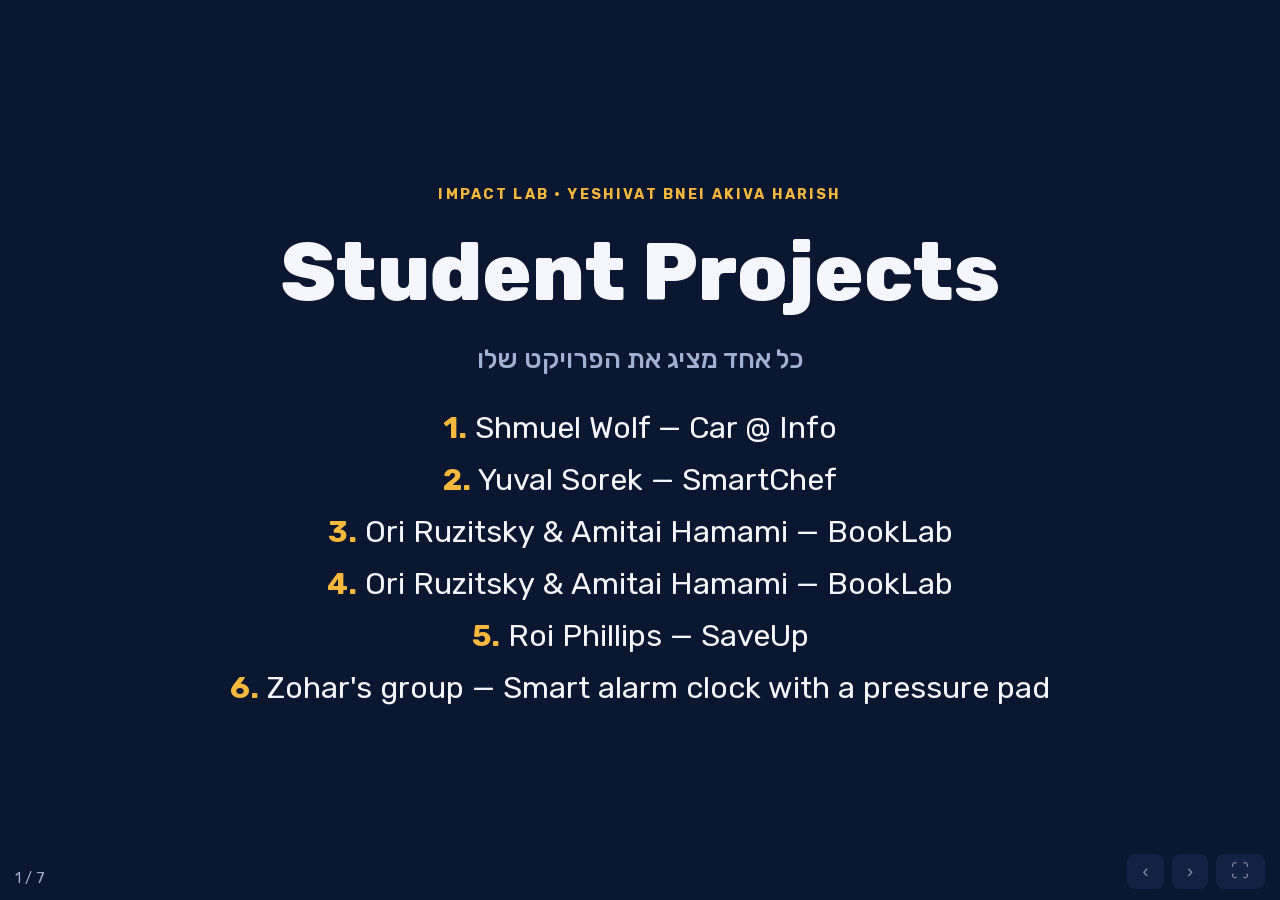
<file: proyectos/showcase/index.html>
<!doctype html>
<html lang="en">
<head>
<meta charset="utf-8">
<meta name="viewport" content="width=device-width, initial-scale=1">
<title>Impact Lab · Student Projects</title>
<style>
  @font-face { font-family: Rubik; src: url(../../Rubik-Variable.woff2) format("woff2"); }
  @font-face { font-family: RubikHe; src: url(../../Rubik-Hebrew-Variable.woff2) format("woff2"); }
  :root { --bg:#0b1630; --ink:#f4f6fb; --muted:#9fb0d0; --accent:#f5b83d; }
  * { box-sizing:border-box; margin:0; }
  html,body { height:100%; background:var(--bg); color:var(--ink); font-family:Rubik,RubikHe,system-ui,sans-serif; overflow:hidden; }
  .slide { position:absolute; inset:0; display:none; flex-direction:column; padding:2.2vh 2.5vw; gap:1.6vh; }
  .slide.on { display:flex; }
  .head { display:flex; align-items:baseline; justify-content:space-between; gap:2vw; }
  .kicker { color:var(--accent); font-weight:700; letter-spacing:.15em; font-size:1.6vh; }
  h1 { font-size:5.4vh; font-weight:800; line-height:1.05; }
  h2 { font-size:3vh; font-weight:500; color:var(--muted); }
  .he { font-family:RubikHe,Rubik,sans-serif; direction:rtl; }
  .frame { flex:1; border-radius:14px; overflow:hidden; background:#fff; box-shadow:0 10px 40px rgba(0,0,0,.4); }
  .frame iframe { width:100%; height:100%; border:0; }
  .cover { justify-content:center; align-items:center; text-align:center; gap:3vh; }
  .cover h1 { font-size:9vh; }
  .cover ol { list-style:none; padding:0; font-size:3.4vh; line-height:1.7; }
  .cover ol b { color:var(--accent); }
  .open { color:var(--accent); font-size:1.8vh; text-decoration:none; white-space:nowrap; }
  nav { position:fixed; right:1.2vw; bottom:1.2vh; display:flex; gap:.6vw; z-index:5; opacity:.55; }
  nav:hover { opacity:1; }
  nav button { background:#1d2c52; color:var(--ink); border:0; border-radius:8px; padding:.8vh 1.2vw; font-size:2vh; cursor:pointer; }
  .count { position:fixed; left:1.2vw; bottom:1.4vh; color:var(--muted); font-size:1.6vh; }
</style>
</head>
<body>
<section class="slide cover on">
  <div class="kicker">IMPACT LAB · YESHIVAT BNEI AKIVA HARISH</div>
  <h1>Student Projects</h1>
  <h2 class="he">כל אחד מציג את הפרויקט שלו</h2>
  <ol id="toc"></ol>
</section>
<div id="slides"></div>
<nav><button onclick="go(-1)">‹</button><button onclick="go(1)">›</button><button onclick="fs()">⛶</button></nav>
<div class="count" id="count"></div>
<script>
const P = [
  { student:"Shmuel Wolf", he:"שמואל וולף", project:"Car @ Info", url:"../car-at-info/" },
  { student:"Yuval Sorek", he:"יובל שורק", project:"SmartChef — scan your kitchen, cook tonight", url:"../smartchef/" },
  { student:"Ori Ruzitsky & Amitai Hamami", he:"אורי רוזיצקי ועמיתי חממי", project:"BookLab — snap your book, AI builds a 15-slide study deck + quiz", url:"https://page-to-picture-quiz.lovable.app" },
  { student:"Ori Ruzitsky & Amitai Hamami", he:"אורי רוזיצקי ועמיתי חממי", project:"BookLab — the pitch (Gamma presentation)", url:"https://gamma.app/embed/zuivhf5rnnc3qhf" },
  { student:"Roi Phillips", he:"רועי פיליפס", project:"SaveUp — Your Savings Goal", url:"../saveup/" },
  { student:"Zohar's group", he:"הקבוצה של זוהר", project:"Smart alarm clock with a pressure pad", url:"" }
];
const box = document.getElementById("slides"), toc = document.getElementById("toc");
P.forEach((p, i) => {
  toc.insertAdjacentHTML("beforeend", `<li><b>${i + 1}.</b> ${p.student} — ${p.project.split(" — ")[0]}</li>`);
  box.insertAdjacentHTML("beforeend", `<section class="slide">
    <div class="head"><div><div class="kicker">PROJECT ${i + 1} / ${P.length}</div>
    <h1>${p.student} <span class="he" style="color:var(--muted);font-size:3.6vh">${p.he}</span></h1>
    <h2>${p.project}</h2></div>${p.url ? `<a class="open" href="${p.url}" target="_blank">Open full screen ↗</a>` : ""}</div>
    ${p.url ? `<div class="frame"><iframe data-src="${p.url}" allow="autoplay; fullscreen; camera; microphone"></iframe></div>`
            : `<div class="frame" style="display:flex;align-items:center;justify-content:center;background:#13224a;color:var(--ink);font-size:4vh;text-align:center;padding:4vh">⏰ Live presentation<br><span style="font-size:2.6vh;color:var(--muted)">The problem · who has it · what we found when we asked others</span></div>`}</section>`);
});
const S = [...document.querySelectorAll(".slide")];
let cur = 0;
function show(n) {
  cur = Math.max(0, Math.min(S.length - 1, n));
  S.forEach((s, i) => s.classList.toggle("on", i === cur));
  const f = S[cur].querySelector("iframe[data-src]");
  if (f && !f.src) f.src = f.dataset.src;
  document.getElementById("count").textContent = `${cur + 1} / ${S.length}`;
}
function go(d) { show(cur + d); }
function fs() { document.fullscreenElement ? document.exitFullscreen() : document.documentElement.requestFullscreen(); }
addEventListener("keydown", e => {
  if (["ArrowRight", "PageDown"].includes(e.key)) go(1);
  if (["ArrowLeft", "PageUp"].includes(e.key)) go(-1);
  if (e.key === "f") fs();
});
show(0);
</script>
</body>
</html>
</file>
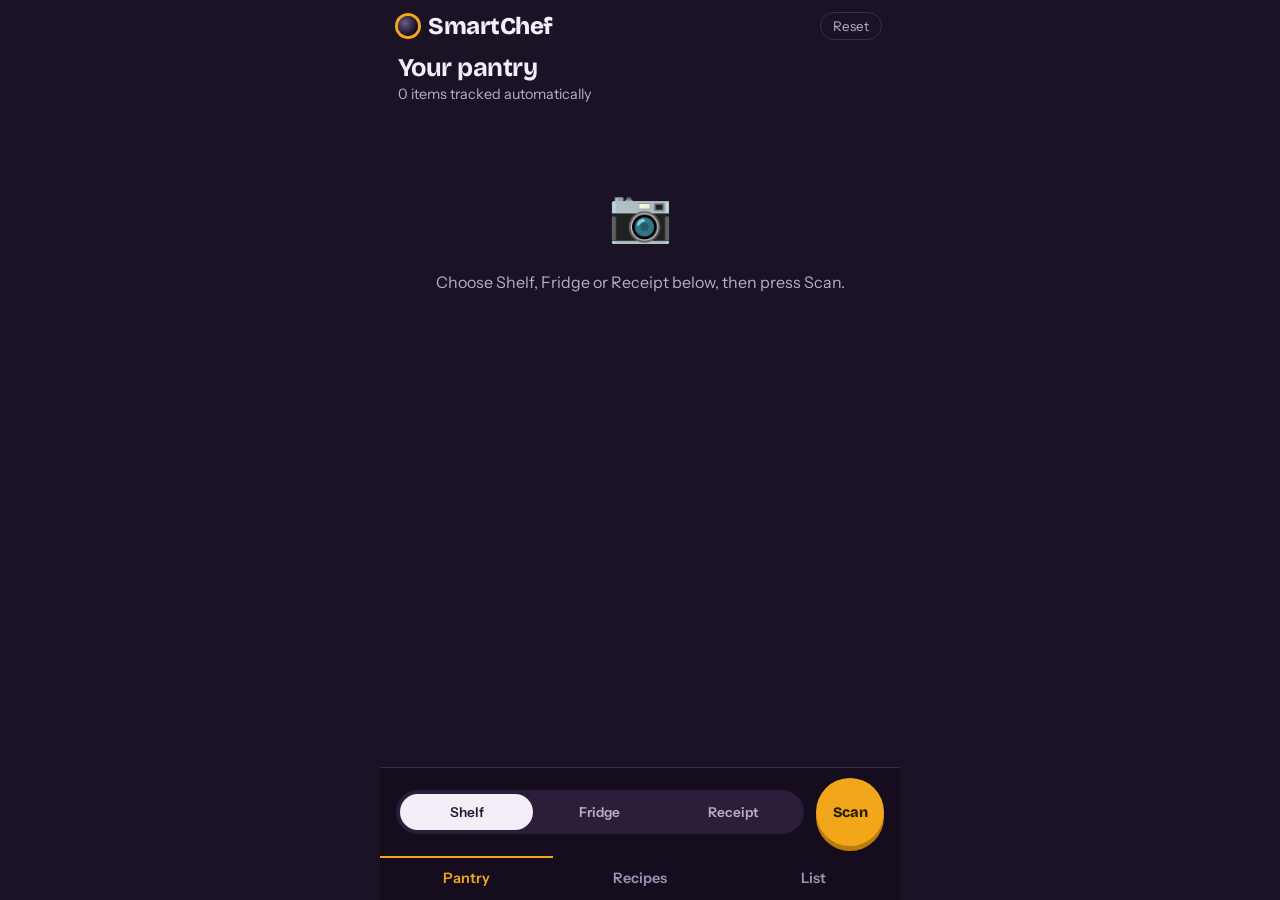
<file: proyectos/smartchef/index.html>
<!doctype html>
<html lang="en"><head><meta charset="utf-8">
<meta name="viewport" content="width=device-width, initial-scale=1, viewport-fit=cover">
<meta name="theme-color" content="#1B1226"><meta name="apple-mobile-web-app-capable" content="yes"><meta name="mobile-web-app-capable" content="yes">
<title>SmartChef</title>
<link href="https://fonts.googleapis.com/css2?family=Bricolage+Grotesque:wght@500;700;800&family=Instrument+Sans:wght@400;500;600&display=swap" rel="stylesheet">
<style>
:root{--bg:#1B1226;--card:#2A1E3A;--line:#3b2d52;--ink:#F3EEF8;--muted:#b8aecb;--acc:#F2A71B;--good:#3FB37F;--bad:#E4604C;color-scheme:dark;box-sizing:border-box;padding-top:env(safe-area-inset-top,0px);padding-bottom:env(safe-area-inset-bottom,0px)}
:root[data-theme="light"],:root:not([data-theme="light"]){--bg:#1B1226}
html{scroll-padding-top:env(safe-area-inset-top,0px);height:100%}
*{box-sizing:border-box;-webkit-tap-highlight-color:transparent}
html,body{height:100%}
body{margin:0;background:var(--bg);color:var(--ink);font:400 16px/1.5 "Instrument Sans",system-ui,sans-serif;overflow:hidden}
#app{height:100%;max-width:520px;margin:0 auto;display:flex;flex-direction:column;position:relative}
h1,h2,h3{font-family:"Bricolage Grotesque","Instrument Sans",system-ui,sans-serif;margin:0;line-height:1.1}
header{display:flex;align-items:center;gap:10px;padding:12px 18px 6px}
header h1{font-size:1.5rem;font-weight:800;letter-spacing:-.02em;flex:1}
.lens{width:20px;height:20px;border-radius:50%;background:radial-gradient(circle at 35% 35%,#6b5a85,#120a1c 70%);box-shadow:0 0 0 3px var(--acc)}
.ghost{background:none;border:1px solid var(--line);color:var(--muted);border-radius:20px;padding:5px 12px;font:500 .8rem inherit;font-family:inherit;cursor:pointer}
main{flex:1;overflow:auto;padding:8px 18px 18px;-webkit-overflow-scrolling:touch}
main h2{font-size:1.6rem;font-weight:700;letter-spacing:-.02em}
.sub{color:var(--muted);font-size:.9rem;margin:2px 0 14px}
.row{display:flex;align-items:center;gap:12px;background:var(--card);border-radius:16px;padding:11px 13px;margin-bottom:8px}
.row[data-a]{cursor:pointer}
.row .e{font-size:26px;width:32px;text-align:center}
.row .m{flex:1;min-width:0}.row .m b{font-weight:600;display:block}
.bar{height:5px;background:var(--line);border-radius:4px;margin-top:6px;overflow:hidden}
.bar i{display:block;height:100%;background:var(--good)}.bar i.lo{background:var(--bad)}
.chip{font-size:.78rem;border-radius:20px;padding:3px 10px;background:var(--line);color:#d8cfe8;white-space:nowrap}
.chip.g{background:rgba(63,179,127,.2);color:#7fe3b4}.chip.r{background:rgba(228,96,76,.22);color:#ff9d8e}.chip.a{background:rgba(242,167,27,.2);color:var(--acc)}
.banner{background:rgba(242,167,27,.14);border:1px solid rgba(242,167,27,.4);border-radius:14px;padding:10px 12px;margin-bottom:12px;font-size:.88rem}
.empty{text-align:center;color:var(--muted);padding:56px 16px}.empty .big{font-size:52px}
.btn{width:100%;border:0;border-radius:16px;padding:15px;font:700 1rem "Instrument Sans",sans-serif;cursor:pointer;background:var(--acc);color:#2b1c00;margin-top:8px}
.btn.alt{background:var(--line);color:var(--ink)}
.back{background:none;border:0;color:var(--acc);font:600 .95rem "Instrument Sans",sans-serif;padding:4px 0 10px;cursor:pointer}
.dn{display:flex;align-items:center;gap:14px;margin:4px 0 14px}
.dn button{width:44px;height:44px;border-radius:50%;border:0;background:var(--line);color:#fff;font-size:22px;cursor:pointer}
.dn b{font-size:1.2rem;min-width:70px;text-align:center}
.big-step{background:var(--card);border-radius:20px;padding:22px;font-size:1.3rem;line-height:1.45;margin:16px 0;min-height:200px}
.big-step b{color:var(--acc)}
.prog{display:flex;gap:5px}.prog i{flex:1;height:5px;border-radius:3px;background:var(--line)}.prog i.on{background:var(--acc)}
.pair{display:flex;gap:10px}
.dock{display:flex;align-items:center;gap:12px;padding:10px 16px;border-top:1px solid var(--line);background:#150d1e}
.sw{flex:1;display:flex;background:var(--card);border-radius:30px;padding:4px}
.sw button{flex:1;border:0;background:none;border-radius:26px;padding:10px 4px;font:600 .85rem "Instrument Sans",sans-serif;color:var(--muted);cursor:pointer}
.sw button.on{background:var(--ink);color:#241733}
.trig{width:68px;height:68px;border-radius:50%;border:0;background:var(--acc);color:#2b1c00;font:800 .9rem "Bricolage Grotesque",sans-serif;box-shadow:0 5px 0 #b97c0a;cursor:pointer}
.trig:active{transform:translateY(3px);box-shadow:0 2px 0 #b97c0a}
.nav{display:flex;background:#150d1e}
.nav button{flex:1;background:none;border:0;color:#9f93b6;padding:13px 0;font:600 .9rem "Instrument Sans",sans-serif;cursor:pointer}
.nav button.on{color:var(--acc);box-shadow:inset 0 2px 0 var(--acc)}
.scan{position:absolute;inset:0;background:rgba(10,5,16,.9);display:grid;place-items:center;text-align:center;z-index:5}
.frame{position:absolute;inset:18% 12%;border:2px solid var(--acc);border-radius:24px;overflow:hidden}
.frame:after{content:"";position:absolute;left:0;right:0;height:60px;background:linear-gradient(transparent,rgba(242,167,27,.55),transparent);animation:sw 1.2s ease-in-out infinite alternate}
@keyframes sw{from{top:-50px}to{top:100%}}
.toast{position:absolute;left:16px;right:16px;bottom:calc(150px + env(safe-area-inset-bottom,0px));background:var(--ink);color:#241733;border-radius:14px;padding:11px 14px;font-size:.9rem;z-index:6;font-weight:500}
button:focus-visible,[data-a]:focus-visible{outline:3px solid #7fc4ff;outline-offset:2px}
@media(prefers-reduced-motion:reduce){.frame:after{animation:none}}
</style></head><body>
<div id="app"><header><i class="lens"></i><h1>SmartChef</h1><button class="ghost" id="rst">Reset</button></header>
<main id="main"></main><div id="dock"></div><div id="nav"></div><div id="ovl"></div></div>
<script>
const $=s=>document.querySelector(s);
const I={eggs:["Eggs","🥚","pcs",12],tomato:["Tomatoes","🍅","pcs",6],onion:["Onions","🧅","pcs",3],garlic:["Garlic","🧄","cloves",10],spinach:["Spinach","🥬","g",200],parmesan:["Parmesan","🧀","g",150],pasta:["Pasta","🍝","g",500],rice:["Rice","🍚","g",1000],oil:["Olive oil","🫒","ml",500],soy:["Soy sauce","🥢","ml",200],chicken:["Chicken breast","🍗","g",600],pepper:["Bell peppers","🫑","pcs",3],lemon:["Lemons","🍋","pcs",3],basil:["Basil","🌿","g",30],cream:["Cream","🥛","ml",250],butter:["Butter","🧈","g",250]};
const R=[
{id:"bake",n:"Tomato and spinach baked eggs",e:"🍳",t:20,i:{eggs:4,tomato:3,onion:1,garlic:2,spinach:80,oil:20},s:["Soften [onion] and [garlic] in [oil] for 4 minutes.","Add chopped [tomato] and cook 6 minutes until saucy.","Stir in [spinach], make wells and crack in [eggs].","Cover and cook 5 minutes until the whites set."]},
{id:"gar",n:"Garlic parmesan pasta",e:"🍝",t:15,i:{pasta:200,garlic:3,oil:30,parmesan:40,basil:10},s:["Boil [pasta] in salted water until al dente.","Warm [oil] and [garlic] gently for 2 minutes.","Toss the drained pasta in the pan with a splash of pasta water.","Finish with [parmesan] and torn [basil]."]},
{id:"lem",n:"Lemon chicken rice bowl",e:"🍗",t:30,i:{chicken:300,rice:160,lemon:1,garlic:2,pepper:1,soy:20},s:["Cook [rice] in twice its volume of water for 12 minutes.","Sear sliced [chicken] with [garlic] for 6 minutes.","Add sliced [pepper], [soy] and the juice of [lemon]. Cook 3 minutes.","Serve over the rice."]},
{id:"cr",n:"Creamy tomato pasta",e:"🍅",t:25,i:{pasta:200,tomato:4,cream:100,onion:1,parmesan:30},s:["Boil [pasta] until al dente.","Cook diced [onion] and [tomato] for 8 minutes.","Stir in [cream] and simmer 3 minutes.","Combine with the pasta and top with [parmesan]."]},
{id:"fr",n:"Veggie egg fried rice",e:"🍚",t:15,i:{rice:200,eggs:3,soy:20,onion:1,pepper:1,spinach:40},s:["Stir-fry diced [onion] and [pepper] on high heat for 3 minutes.","Push aside, scramble [eggs], then add [rice].","Toss with [soy] for 3 minutes.","Fold in [spinach] until just wilted."]}];
const B={shelf:{l:"Pantry shelf",x:{pasta:500,rice:1000,oil:450,soy:200,garlic:8,onion:3}},fridge:{l:"Fridge",x:{eggs:6,tomato:4,spinach:150,parmesan:100,pepper:2}},receipt:{l:"Receipt from Greenfield Market",x:{chicken:400,lemon:2,basil:20,butter:250,tomato:2}}};
const KEY="smartchef-v1";
let S={tab:"pantry",stock:{},list:{},diners:2,mode:"shelf",sel:null,step:null,scanned:{},last:null,toast:"",busy:false};
try{const v=JSON.parse(localStorage.getItem(KEY)||"null");if(v)Object.assign(S,v,{busy:false,toast:"",step:null})}catch(e){}
const save=()=>{try{localStorage.setItem(KEY,JSON.stringify({stock:S.stock,list:S.list,diners:S.diners,scanned:S.scanned,mode:S.mode,last:S.last}))}catch(e){}};
const rq=(id,q)=>{const u=I[id][2];return u=="g"||u=="ml"?Math.max(5,Math.round(q/5)*5):Math.max(1,Math.round(q))};
const need=(r,id)=>rq(id,r.i[id]*S.diners/2);
const fq=(id,q)=>q+(I[id][2]=="pcs"?"":" "+I[id][2])+" "+I[id][0].toLowerCase();
const miss=r=>Object.keys(r.i).filter(id=>(S.stock[id]||0)<need(r,id));
const cur=()=>R.find(x=>x.id==S.sel);
function body(){let h="";
 if(S.tab=="pantry"){const ids=Object.keys(S.stock);
  h=`<h2>Your pantry</h2><p class="sub">${ids.length} items tracked automatically</p>`;
  if(S.last)h+=`<div class="banner"><b>${S.last.l}:</b> ${Object.entries(S.last.x).map(([id,q])=>I[id][1]+" +"+q).join("  ")}</div>`;
  if(!ids.length)h+=`<div class="empty"><div class="big">📷</div><p>Choose Shelf, Fridge or Receipt below, then press Scan.</p></div>`;
  h+=ids.map(id=>{const [n,e,u,p]=I[id],q=S.stock[id],lo=q<=p*.25;return `<div class="row"><span class="e">${e}</span><div class="m"><b>${n}</b><div class="bar"><i class="${lo?"lo":""}" style="width:${Math.min(100,q/p*100)}%"></i></div></div><span class="chip ${lo?"r":""}">${lo?"Low · ":""}${q}${u=="pcs"?"":" "+u}</span></div>`}).join("")}
 else if(S.tab=="recipes"&&S.sel===null){
  h=`<h2>Cook tonight</h2><div class="dn"><span>Diners</span><button data-a="d" data-v="-1" aria-label="Fewer diners">−</button><b>${S.diners}</b><button data-a="d" data-v="1" aria-label="More diners">+</button></div>`;
  if(!Object.keys(S.stock).length)h+=`<div class="empty"><div class="big">🥘</div><p>Scan your kitchen first so SmartChef knows what you have.</p></div>`;
  else h+=[...R].sort((a,b)=>miss(a).length-miss(b).length).map(r=>{const m=miss(r).length;return `<div class="row" data-a="open" data-v="${r.id}" role="button" tabindex="0"><span class="e">${r.e}</span><div class="m"><b>${r.n}</b><span class="sub" style="margin:0">${r.t} min</span></div><span class="chip ${m?"a":"g"}">${m?m+" missing":"Ready"}</span></div>`}).join("")}
 else if(S.tab=="recipes"){const r=cur(),m=miss(r);
  h=`<button class="back" data-a="close">‹ All recipes</button><h2>${r.e} ${r.n}</h2><p class="sub">${r.t} minutes</p><div class="dn"><span>Diners</span><button data-a="d" data-v="-1" aria-label="Fewer diners">−</button><b>${S.diners}</b><button data-a="d" data-v="1" aria-label="More diners">+</button></div>`;
  h+=Object.keys(r.i).map(id=>{const n=need(r,id),ok=(S.stock[id]||0)>=n;return `<div class="row"><span class="e">${I[id][1]}</span><div class="m"><b>${fq(id,n)}</b></div><span class="chip ${ok?"g":"r"}">${ok?"In stock":"Have "+(S.stock[id]||0)}</span></div>`}).join("");
  if(m.length)h+=`<button class="btn alt" data-a="addm">Add ${m.length} missing to list</button>`;
  h+=`<button class="btn" data-a="cook">${m.length?"Cook anyway":"Start cooking"}</button>`}
 else{const ids=Object.keys(S.list);
  h=`<h2>Shopping list</h2><p class="sub">Built from missing ingredients and low stock</p>`;
  if(!ids.length)h+=`<div class="empty"><div class="big">🛒</div><p>Nothing needed yet. Low items and missing ingredients land here.</p></div>`;
  h+=ids.map(id=>`<div class="row"><span class="e">${I[id][1]}</span><div class="m"><b>${fq(id,S.list[id].q)}</b></div><span class="chip ${S.list[id].auto?"a":""}">${S.list[id].auto?"Low stock":"Missing"}</span><button class="ghost" data-a="rm" data-v="${id}" aria-label="Remove ${I[id][0]}">Done</button></div>`).join("")}
 return h}
function cook(){const r=cur();const st=r.s[S.step].replace(/\[(\w+)\]/g,(m,id)=>`<b>${fq(id,need(r,id))}</b>`);
 return `<button class="back" data-a="stop">‹ Back to recipe</button><h2>${r.n}</h2><p class="sub">Step ${S.step+1} of ${r.s.length} · ${S.diners} diner${S.diners>1?"s":""}</p><div class="prog">${r.s.map((_,i)=>`<i class="${i<=S.step?"on":""}"></i>`).join("")}</div><div class="big-step">${st}</div><div class="pair">${S.step>0?`<button class="btn alt" data-a="prev">Previous</button>`:""}<button class="btn" data-a="next">${S.step==r.s.length-1?"Finish cooking":"Next step"}</button></div>`}
function draw(){const c=S.step!==null;
 const y=$("#main").scrollTop;$("#main").innerHTML=c?cook():body();$("#main").scrollTop=y;
 $("#dock").innerHTML=c?"":`<div class="dock"><div class="sw" role="group" aria-label="Scan mode">${["shelf","fridge","receipt"].map(m=>`<button data-m="${m}" class="${S.mode==m?"on":""}">${m[0].toUpperCase()+m.slice(1)}</button>`).join("")}</div><button class="trig" data-a="scan" aria-label="Scan">Scan</button></div>`;
 $("#nav").innerHTML=c?"":`<div class="nav">${[["pantry","Pantry"],["recipes","Recipes"],["list","List"+(Object.keys(S.list).length?" ("+Object.keys(S.list).length+")":"")]].map(([k,t])=>`<button data-a="tab" data-v="${k}" class="${S.tab==k?"on":""}">${t}</button>`).join("")}</div>`;
 $("#ovl").innerHTML=(S.toast?`<div class="toast" role="status">${S.toast}</div>`:"")+(S.busy?`<div class="scan"><div class="frame"></div><div><h3>Scanning ${B[S.mode].l.toLowerCase()}…</h3><p class="sub">Recognizing items</p></div></div>`:"");save()}
function say(t){S.toast=t;draw();clearTimeout(say.t);say.t=setTimeout(()=>{S.toast="";draw()},3200)}
function scan(){if(S.busy)return;S.busy=true;draw();setTimeout(()=>{S.busy=false;const b=B[S.mode];S.tab="pantry";S.sel=null;
 if(S.scanned[S.mode]){draw();return say("Nothing new found. Your pantry is up to date.")}
 S.scanned[S.mode]=1;for(const id in b.x)S.stock[id]=(S.stock[id]||0)+b.x[id];
 for(const id in S.list)if(S.stock[id]>I[id][3]*.25)delete S.list[id];
 S.last=b;say(S.mode=="receipt"?"Receipt read. "+Object.keys(b.x).length+" items added, no typing.":Object.keys(b.x).length+" items recognized.")},1700)}
document.addEventListener("click",e=>{const mb=e.target.closest("[data-m]");if(mb){S.mode=mb.dataset.m;return draw()}
 const el=e.target.closest("[data-a]");if(!el)return;const a=el.dataset.a,v=el.dataset.v,r=S.sel?cur():null;
 if(a=="scan")return scan();
 if(a=="tab"){S.tab=v;if(v!="recipes")S.sel=null}
 if(a=="open")S.sel=v;if(a=="close")S.sel=null;
 if(a=="d")S.diners=Math.min(8,Math.max(1,S.diners+ +v));
 if(a=="rm")delete S.list[v];
 if(a=="addm"){miss(r).forEach(id=>{const s=need(r,id)-(S.stock[id]||0);S.list[id]={q:rq(id,s),auto:0}});draw();return say("Added to your list.")}
 if(a=="cook")S.step=0;if(a=="stop")S.step=null;if(a=="prev")S.step--;
 if(a=="next"){if(S.step<r.s.length-1)S.step++;else{
  for(const id in r.i){S.stock[id]=Math.max(0,(S.stock[id]||0)-need(r,id));if(S.stock[id]<=I[id][3]*.25)S.list[id]={q:Math.round(I[id][3]*.8),auto:1}}
  S.step=null;S.sel=null;S.tab="pantry";S.last=null;draw();return say("Enjoy! Pantry updated. Low items added to your list.")}}
 draw()});
document.addEventListener("keydown",e=>{if(e.key=="Enter"&&e.target.dataset&&e.target.dataset.a)e.target.click()});
$("#rst").onclick=()=>{if(!confirm("Clear your pantry and list?"))return;S={tab:"pantry",stock:{},list:{},diners:2,mode:"shelf",sel:null,step:null,scanned:{},last:null,toast:"",busy:false};draw()};
draw();
</script></body></html>
</file>
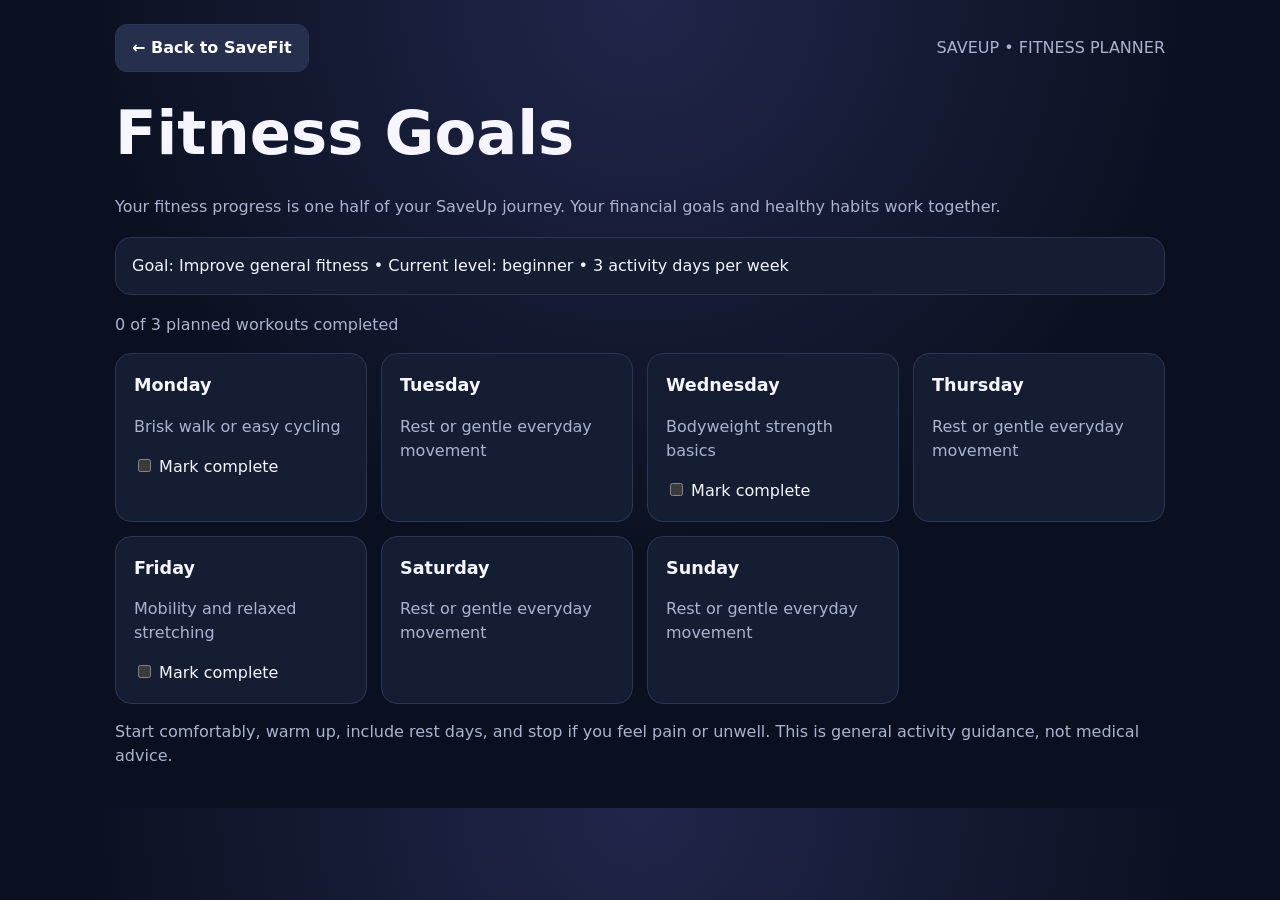
<file: proyectos/saveup/fitness-goals.html>
<!doctype html>
<html lang="en">
<head>
<meta charset="utf-8">
<meta name="viewport" content="width=device-width, initial-scale=1">
<title>SaveUp — Fitness Goals</title>
<style>
:root{color-scheme:dark;--bg:#0b1020;--panel:#151d33;--line:#2b3654;--text:#f5f6ff;--muted:#aab4ce;--accent:#a78bfa}
*{box-sizing:border-box}body{margin:0;background:radial-gradient(circle at top,#20264a,var(--bg) 55%);color:var(--text);font:16px/1.5 system-ui,Arial,sans-serif;padding:24px}
main{max-width:1050px;margin:auto}.top{display:flex;justify-content:space-between;align-items:center;gap:12px;flex-wrap:wrap}
a,.button{display:inline-block;background:#262f4c;color:white;border:1px solid var(--line);padding:11px 16px;border-radius:12px;text-decoration:none;font-weight:700}
h1{font-size:clamp(2.2rem,6vw,3.8rem);margin:16px 0 4px}.muted{color:var(--muted)}.summary{margin:18px 0;padding:16px;background:var(--panel);border:1px solid var(--line);border-radius:16px}
.grid{display:grid;grid-template-columns:repeat(auto-fit,minmax(220px,1fr));gap:14px}.day{background:var(--panel);border:1px solid var(--line);border-radius:16px;padding:18px;min-height:150px}.day h2{font-size:1.1rem;margin:0 0 10px}.day p{color:var(--muted)}
button{cursor:pointer;background:var(--accent);border:0;color:#15112b;border-radius:12px;padding:10px 14px;font-weight:700}
</style>
</head>
<body>
<main>
<div class="top"><a href="./">← Back to SaveFit</a><span class="muted">SAVEUP • FITNESS PLANNER</span></div>
<h1>Fitness Goals</h1>
<p class="muted">Your fitness progress is one half of your SaveUp journey. Your financial goals and healthy habits work together.</p>
<div class="summary" id="summary" aria-live="polite"></div>
<div class="grid" id="weeklyPlan"></div>
<p class="muted">Start comfortably, warm up, include rest days, and stop if you feel pain or unwell. This is general activity guidance, not medical advice.</p>
</main>
<script>
const params=new URLSearchParams(location.search);
const goal=params.get('goal')||'general';
const level=params.get('level')||'beginner';
const days=Math.min(5,Math.max(2,Number(params.get('days')||3)));
const names={general:'Improve general fitness',endurance:'Build endurance',strength:'Build strength',mobility:'Improve flexibility and mobility',habit:'Build a regular activity habit'};
const plans={
general:['Brisk walk or easy cycling','Bodyweight strength basics','Mobility and relaxed stretching','Fun activity of your choice','Easy walk and balance practice'],
endurance:['Comfortable walk or cycle intervals','Easy steady walk, cycle or swim','Active game or sport','Gentle interval activity','Relaxed outdoor walk'],
strength:['Bodyweight squats and wall push-ups','Glute bridges and bird-dogs','Step-ups and incline push-ups','Core stability and balance','Full-body movement practice'],
mobility:['Gentle full-body mobility','Easy yoga-inspired movement','Shoulder, hip and ankle mobility','Balance and controlled movement','Relaxed stretching session'],
habit:['Walk and choose a fun activity','Short movement break routine','Dance, cycle or play a sport','Walk with a friend or family','Choose an activity you enjoy']
};
document.getElementById('summary').textContent=`Goal: ${names[goal]||names.general} • Current level: ${level} • ${days} activity days per week`;
const activeDays=[0,2,4,6,1].slice(0,days);
const dayNames=['Monday','Tuesday','Wednesday','Thursday','Friday','Saturday','Sunday'];
const container=document.getElementById('weeklyPlan');
dayNames.forEach((day,index)=>{
 const card=document.createElement('section');card.className='day';
 const heading=document.createElement('h2');heading.textContent=day;card.appendChild(heading);
 const text=document.createElement('p');
 if(activeDays.includes(index)){
  const exercise=(plans[goal]||plans.general)[activeDays.indexOf(index)];
  text.textContent=exercise;
  const label=document.createElement('label');const check=document.createElement('input');
  check.type='checkbox';check.addEventListener('change',()=>{
   const key='savefit_done_'+location.search;
   let done=[];try{done=JSON.parse(localStorage.getItem(key)||'[]')}catch(e){}
   if(check.checked&&!done.includes(day))done.push(day);
   if(!check.checked)done=done.filter(x=>x!==day);
   try{localStorage.setItem(key,JSON.stringify(done))}catch(e){}
   updateCount();
  });
  const key='savefit_done_'+location.search;
  try{check.checked=JSON.parse(localStorage.getItem(key)||'[]').includes(day)}catch(e){}
  label.append(check,document.createTextNode(' Mark complete'));card.append(text,label);
 }else{text.textContent='Rest or gentle everyday movement';card.appendChild(text)}
 container.appendChild(card);
});
function updateCount(){
 const boxes=[...document.querySelectorAll('input[type=checkbox]')];
 const completed=boxes.filter(x=>x.checked).length;
 let status=document.getElementById('progress');
 if(!status){status=document.createElement('p');status.id='progress';status.className='muted';container.before(status)}
 status.textContent=`${completed} of ${boxes.length} planned workouts completed`;
}
updateCount();
</script>
</body>
</html>
</file>
<file: clase-3/styles.css>
@font-face{font-family:Rubik;src:url("vendor/Rubik-Variable.woff2") format("woff2");font-weight:300 900;font-style:normal;font-display:swap}
@font-face{font-family:RubikHebrew;src:url("vendor/Rubik-Hebrew-Variable.woff2") format("woff2");font-weight:300 900;font-style:normal;font-display:swap}
@font-face{font-family:Fredoka;src:url("vendor/Fredoka-Variable.woff2") format("woff2");font-weight:300 700;font-style:normal;font-display:swap}

:root{
  --paper:#efebe0;--ink:#1d2a44;--navy:#101b33;--navy2:#26375b;--deep:#07101f;
  --gold:#c9a24b;--gold2:#f1cc74;--cyan:#3fc1c9;--cyan2:#8cf4f7;
  --white:#fdfcf9;--mist:#c9d2d9;--red:#d7675a;--green:#73a67b;
  --ease:cubic-bezier(.2,.85,.25,1);--shadow:0 26px 80px rgba(0,0,0,.36);
}

*{box-sizing:border-box}
html,body{width:100%;height:100%;margin:0}
body{overflow:hidden;background:#02060d;color:var(--white);font-family:Rubik,Arial,sans-serif;-webkit-font-smoothing:antialiased}
button{font:inherit}

#stage{
  position:fixed;left:50%;top:50%;translate:-50% -50%;
  width:min(100vw,calc(100vh * 16 / 9));height:min(100vh,calc(100vw * 9 / 16));
  aspect-ratio:16/9;overflow:hidden;background:var(--deep);container-type:size;
  box-shadow:0 0 0 1px rgba(255,255,255,.06),0 40px 120px rgba(0,0,0,.7);
}
#stage::before{content:"";position:absolute;inset:0;z-index:80;pointer-events:none;opacity:.13;mix-blend-mode:soft-light;background-image:url("data:image/svg+xml,%3Csvg xmlns='http://www.w3.org/2000/svg' width='180' height='180'%3E%3Cfilter id='n'%3E%3CfeTurbulence type='fractalNoise' baseFrequency='.9' numOctaves='2' stitchTiles='stitch'/%3E%3C/filter%3E%3Crect width='100%25' height='100%25' filter='url(%23n)' opacity='.45'/%3E%3C/svg%3E")}
#stage::after{content:"";position:absolute;inset:0;z-index:79;pointer-events:none;box-shadow:inset 0 0 180px rgba(0,0,0,.6)}
#deck{position:absolute;inset:0}

.slide{position:absolute;inset:0;display:grid;align-items:center;padding:10cqh 6.3cqw 9cqh;overflow:hidden;opacity:0;pointer-events:none;background:
  radial-gradient(circle at 76% 14%,rgba(63,193,201,.11),transparent 30%),
  radial-gradient(circle at 18% 85%,rgba(201,162,75,.12),transparent 32%),
  linear-gradient(140deg,var(--navy) 0%,var(--deep) 70%);
  transition:opacity .42s var(--ease)}
.slide::before{content:"";position:absolute;inset:-15%;background:conic-gradient(from 210deg at 52% 48%,transparent,rgba(63,193,201,.06),transparent 35%,rgba(201,162,75,.05),transparent 70%);animation:slowTurn 26s linear infinite;pointer-events:none}
.slide.active{opacity:1;pointer-events:auto;z-index:5}
.slide.exit-left{transform:translateX(-2%)}
.slide.has-timeline{align-items:start;padding-bottom:32cqh;padding-top:9cqh}
.slide-bg{position:absolute;z-index:0;inset:-3%;background-position:center;background-size:cover;filter:saturate(.66) contrast(1.08);transform:scale(1.035)}
.slide-bg::after{content:"";position:absolute;inset:0;background:linear-gradient(90deg,rgba(7,16,31,.9) 0%,rgba(7,16,31,.62) 48%,rgba(7,16,31,.32) 100%),linear-gradient(0deg,rgba(7,16,31,.72),transparent 55%,rgba(7,16,31,.22))}
.slide.active .slide-bg{animation:kenBurns 18s ease-out both}
.scene{position:relative;z-index:2;width:100%;display:grid;align-content:center;justify-items:center;gap:2.1cqh;text-align:center;min-height:52cqh}
.has-timeline .scene{min-height:45cqh;gap:1.3cqh}
.kicker{font-size:1.15cqw;letter-spacing:.18em;font-weight:750;color:var(--gold);text-transform:uppercase}
.interlude-label{display:flex;align-items:center;gap:1cqw;padding:.55cqh .9cqw;border:1px solid rgba(63,193,201,.55);border-radius:999px;background:rgba(7,16,31,.72);font-size:.72cqw;letter-spacing:.11em;color:var(--cyan2)}
.interlude-label span{font-family:RubikHebrew;letter-spacing:0;color:var(--mist)}
.headline{margin:0;max-width:15ch;font-family:Fredoka,Rubik,sans-serif;font-weight:560;font-size:5.1cqw;line-height:.96;letter-spacing:-.035em;text-wrap:balance;text-shadow:0 8px 32px rgba(0,0,0,.28)}
.headline.medium{font-size:4.35cqw;max-width:20ch}
.has-timeline .headline{font-size:3.65cqw;max-width:20ch}
.sub-en{font-family:Fredoka,Rubik,sans-serif;font-size:2.45cqw;color:var(--gold2);font-weight:470}
.he{direction:rtl;font-family:RubikHebrew,Rubik,sans-serif;font-size:2cqw;line-height:1.25;font-weight:520;color:var(--mist);width:max-content;max-width:82cqw;text-wrap:balance}
.has-timeline .he{font-size:1.58cqw}
.tag{display:inline-flex;align-items:center;border:1px solid rgba(201,162,75,.75);color:var(--gold2);padding:.55cqh .8cqw;border-radius:999px;font-size:.88cqw;letter-spacing:.12em;font-weight:800;background:rgba(201,162,75,.06)}
.tag.prediction{border-color:rgba(63,193,201,.8);color:var(--cyan2);background:rgba(63,193,201,.08)}
.source-foot{max-width:82cqw;font-size:.7cqw;line-height:1.25;letter-spacing:.025em;color:rgba(255,255,255,.62);text-align:center;text-shadow:0 2px 8px #000}
.has-timeline .source-foot{font-size:.62cqw;max-width:86cqw}
.pending-badge{position:absolute;right:5cqw;top:6.2cqh;color:var(--red);font-size:.78cqw;letter-spacing:.14em;font-weight:850;border:1px solid rgba(215,103,90,.55);padding:.55cqh .65cqw;border-radius:3px;background:rgba(35,8,12,.28)}
.reveal{will-change:transform,opacity}

/* HUD */
#hud{position:absolute;z-index:90;left:4.2cqw;right:4.2cqw;top:3.2cqh;display:flex;justify-content:space-between;align-items:center;pointer-events:none;font-size:.78cqw;letter-spacing:.15em;font-weight:800;color:rgba(253,252,249,.6)}
#act-indicator{display:flex;gap:.6cqw;align-items:baseline}
#act-indicator strong{color:var(--gold2);font-weight:850}
#act-indicator span{color:rgba(253,252,249,.62)}
#counter{font-variant-numeric:tabular-nums}
#progress-track{position:absolute;z-index:91;left:0;right:0;bottom:0;height:.65cqh;background:rgba(255,255,255,.07)}
#progress{display:block;width:0;height:100%;background:linear-gradient(90deg,var(--gold),var(--cyan));box-shadow:0 0 18px rgba(63,193,201,.55);transition:width .55s var(--ease)}
#controls{position:absolute;z-index:95;right:2cqw;bottom:2.5cqh;display:flex;gap:.45cqw;opacity:.22;transition:opacity .25s}
.timeline-active #controls{bottom:34cqh;right:3.5cqw}
#controls:hover{opacity:1}
#controls button{width:2.55cqw;height:2.55cqw;border-radius:50%;border:1px solid rgba(255,255,255,.3);color:var(--white);background:rgba(7,16,31,.7);font-size:1.8cqw;line-height:1;cursor:pointer}
#controls button:disabled{opacity:.25;cursor:default}

/* Notes */
#notes-panel{position:absolute;z-index:120;right:1.4cqw;top:6.5cqh;width:30cqw;min-height:20cqh;padding:1.45cqw;border:1px solid rgba(201,162,75,.45);border-radius:1cqw;background:rgba(7,16,31,.95);box-shadow:var(--shadow);opacity:0;transform:translateX(110%);transition:opacity .32s var(--ease),transform .32s var(--ease);pointer-events:none}
#notes-panel.open{opacity:1;transform:none;pointer-events:auto}
#notes-head{color:var(--gold2);font-weight:800;letter-spacing:.12em;font-size:.85cqw;margin-bottom:1cqh}
#notes-text{white-space:pre-line;color:var(--white);font-size:1.08cqw;line-height:1.5}
#notes-hint{margin-top:1.2cqh;color:rgba(255,255,255,.5);font-size:.75cqw}

/* Cover */
.cover-slide .scene{gap:1.3cqh}
.brand-mark{width:8.6cqw;height:8.6cqw;border-radius:50%;display:grid;place-items:center;background:var(--paper);box-shadow:0 0 0 .45cqw rgba(239,235,224,.12),0 0 70px rgba(63,193,201,.18)}
.brand-mark img{width:72%;height:72%;object-fit:contain}
.brand-orbit{position:absolute;width:10.4cqw;height:10.4cqw;border:1px solid rgba(63,193,201,.75);border-radius:50%;animation:orbitPulse 2.8s ease-in-out infinite}
.cover-slide .headline{font-size:6.1cqw;max-width:15ch}

/* Generic cinematic symbols */
.halo{position:absolute;width:46cqw;height:46cqw;border-radius:50%;background:radial-gradient(circle,rgba(201,162,75,.2),rgba(63,193,201,.08) 32%,transparent 66%);filter:blur(10px);opacity:.7}
.home-shape{position:relative;width:15cqw;height:12cqw;margin-bottom:2cqh}
.home-roof{position:absolute;left:2cqw;top:1.2cqh;width:11cqw;height:11cqw;border-left:.55cqw solid var(--gold2);border-top:.55cqw solid var(--gold2);transform:rotate(45deg);filter:drop-shadow(0 0 16px rgba(201,162,75,.42))}
.home-door{position:absolute;left:5.8cqw;bottom:0;width:3.4cqw;height:6.5cqh;border:.38cqw solid var(--cyan2);border-bottom:0;box-shadow:0 0 28px rgba(63,193,201,.35)}
.question-mark{font-family:Fredoka;font-size:14cqw;line-height:.7;color:transparent;-webkit-text-stroke:.12cqw rgba(201,162,75,.65);filter:drop-shadow(0 0 30px rgba(201,162,75,.2))}

/* Genesis */
.genesis-slide{background:linear-gradient(#091b37 0 53%,#07101f 53%)}
.genesis-world{position:absolute;inset:0;overflow:hidden}
.sky-panel{position:absolute;left:0;right:0;top:0;height:51%;background:radial-gradient(circle at 50% 105%,#6888aa 0,#26375b 42%,#101b33 76%);transition:clip-path 1.5s var(--ease)}
.sky-panel.left{clip-path:polygon(0 0,50% 0,46% 100%,0 100%)}
.sky-panel.right{clip-path:polygon(50% 0,100% 0,100% 100%,54% 100%)}
.genesis-slide.active .sky-panel.left{animation:skyOpenLeft 1.6s .25s var(--ease) both}
.genesis-slide.active .sky-panel.right{animation:skyOpenRight 1.6s .25s var(--ease) both}
.sky-light{position:absolute;left:50%;top:-10%;width:12%;height:68%;translate:-50% 0;background:linear-gradient(180deg,rgba(253,252,249,.8),rgba(63,193,201,.03));filter:blur(15px);clip-path:polygon(46% 0,54% 0,100% 100%,0 100%);opacity:0}
.genesis-slide.active .sky-light{animation:lightOpen 1.4s .55s ease-out both}
.water{position:absolute;left:-5%;right:-5%;bottom:-5%;height:12%;background:linear-gradient(180deg,rgba(63,193,201,.55),#0b4871 38%,#071f3f);box-shadow:0 -12px 40px rgba(63,193,201,.18)}
.water::before,.water::after{content:"";position:absolute;left:0;top:-2.5cqh;width:200%;height:5cqh;background:radial-gradient(ellipse at 50% 100%,rgba(140,244,247,.75) 0 6%,transparent 7%) 0 0/6cqw 4cqh;animation:wave 7s linear infinite}
.water::after{opacity:.5;animation-direction:reverse;animation-duration:10s}
.genesis-slide.active .water{animation:waterRise 3s .15s var(--ease) both}
.genesis-slide .scene{z-index:4}
.genesis-slide .headline{font-size:4.4cqw;max-width:17ch}

/* Counter */
.year-counter{font-family:Fredoka;font-size:14cqw;line-height:.78;font-weight:650;color:var(--gold2);font-variant-numeric:tabular-nums;letter-spacing:-.06em;text-shadow:0 0 55px rgba(201,162,75,.28)}
.year-counter small{font-family:Rubik;font-size:1.1cqw;display:block;letter-spacing:.18em;color:var(--mist);margin-top:2.4cqh}

/* Split opening */
.opening-grid{width:78cqw;display:grid;grid-template-columns:1fr 1fr;gap:2px;margin-bottom:1.5cqh}
.opening-half{height:30cqh;display:grid;place-items:center;align-content:center;gap:1cqh;position:relative;overflow:hidden;border:1px solid rgba(255,255,255,.08)}
.opening-half:first-child{background:linear-gradient(150deg,#304d74,#101b33)}
.opening-half:last-child{background:linear-gradient(150deg,#113a52,#07101f)}
.opening-half::after{content:"";position:absolute;inset:0;background:linear-gradient(90deg,transparent,rgba(255,255,255,.1),transparent);transform:translateX(-110%)}
.active .opening-half::after{animation:sheen 1.4s .7s ease both}
.opening-half b{font-family:Fredoka;font-size:2.7cqw;color:var(--gold2);letter-spacing:.08em}
.opening-half span{font-family:RubikHebrew;font-size:2.3cqw;color:var(--cyan2)}

/* Image slots */
.media-row{width:100%;display:grid;grid-auto-flow:column;grid-auto-columns:1fr;gap:1.15cqw;align-items:stretch}
.image-slot{position:relative;min-height:29cqh;overflow:hidden;border:1px solid rgba(255,255,255,.14);background:linear-gradient(145deg,rgba(38,55,91,.88),rgba(7,16,31,.96));box-shadow:var(--shadow)}
.image-slot img{position:absolute;inset:0;width:100%;height:100%;object-fit:cover;opacity:0;transition:opacity .4s}
.image-slot.ready img{opacity:.82;filter:saturate(.72) contrast(1.08)}
.slot-fallback{position:absolute;inset:0;display:grid;place-items:center;align-content:center;gap:1.6cqh;color:rgba(255,255,255,.64)}
.slot-silhouette{width:5cqw;height:5cqw;border-radius:50%;background:rgba(255,255,255,.14);position:relative}
.slot-silhouette::after{content:"";position:absolute;left:-2cqw;right:-2cqw;top:5.6cqw;height:7cqh;border-radius:50% 50% 0 0;background:rgba(255,255,255,.1)}
.slot-label{position:absolute;z-index:3;left:.85cqw;right:.85cqw;bottom:1.1cqh;font-size:.85cqw;font-weight:800;letter-spacing:.13em;color:var(--gold2);text-shadow:0 2px 12px #000}
.single-image{width:55cqw}
.images-slide .headline,.image-slide .headline{font-size:3.9cqw;max-width:21ch}
.timeline-media{display:grid;grid-template-columns:.72fr 1.28fr;gap:1cqw;width:100%;align-items:center}
.timeline-media .media-row{height:20cqh}.timeline-media .image-slot{min-height:20cqh}

/* Week and clock */
.week-bar{width:78cqw;display:grid;grid-template-columns:repeat(7,1fr);gap:.7cqw}
.day{height:17cqh;border-top:.7cqh solid rgba(255,255,255,.18);display:grid;place-items:center;align-content:center;gap:.7cqh;background:rgba(255,255,255,.035);color:rgba(255,255,255,.4);font-size:1.1cqw}
.day b{font-family:Fredoka;font-size:3.2cqw}
.day.highlight{border-color:var(--gold2);color:var(--gold2);background:linear-gradient(180deg,rgba(201,162,75,.18),rgba(201,162,75,.03));box-shadow:0 0 35px rgba(201,162,75,.14)}
.day:last-child{border-color:var(--cyan);color:var(--cyan2)}
.clock-wrap{display:grid;grid-template-columns:auto auto;gap:3cqw;align-items:center}
.clock-face{width:18cqw;height:18cqw;filter:drop-shadow(0 22px 40px rgba(0,0,0,.4))}
.clock-face circle{fill:rgba(255,255,255,.035);stroke:rgba(201,162,75,.6);stroke-width:2}
.clock-face .tick{stroke:rgba(255,255,255,.45);stroke-width:2}
.clock-face .hour-hand{stroke:var(--gold2);stroke-width:6;stroke-linecap:round;transform-origin:100px 100px}
.clock-face .minute-hand{stroke:var(--cyan2);stroke-width:4;stroke-linecap:round;transform-origin:100px 100px}
.clock-face .pin{fill:var(--white);stroke:none}
.digital-time{font-family:Fredoka;font-size:7cqw;color:var(--gold2);font-variant-numeric:tabular-nums}

/* Aroma */
.aroma-lines{position:absolute;left:50%;top:12%;width:30cqw;height:48cqh;translate:-50% 0;opacity:.42}
.aroma-line{position:absolute;bottom:0;width:.55cqw;height:34cqh;border-radius:50%;border-left:.22cqw solid var(--gold2);filter:blur(.03cqw);animation:aroma 4.8s ease-in-out infinite}
.aroma-line:nth-child(1){left:20%;animation-delay:-1s}.aroma-line:nth-child(2){left:48%;height:42cqh;animation-delay:-2.4s}.aroma-line:nth-child(3){left:76%;height:29cqh;animation-delay:-3.1s}

/* Video */
.video-grid{width:100%;display:grid;grid-template-columns:repeat(var(--video-count,1),minmax(0,1fr));gap:1.1cqw;align-items:center}
.video{position:relative;width:100%;aspect-ratio:16/9;overflow:hidden;background:#030812;border:1px solid rgba(63,193,201,.35);box-shadow:var(--shadow)}
.video video{position:absolute;inset:0;width:100%;height:100%;object-fit:contain;background:#000;opacity:0;z-index:2;transition:opacity .25s}
.video.ready video{opacity:1}
.video-placeholder{position:absolute;inset:0;display:grid;place-items:center;align-content:center;gap:1cqh;background:
  linear-gradient(135deg,transparent 0 48%,rgba(63,193,201,.1) 49% 51%,transparent 52%),
  radial-gradient(circle at center,rgba(63,193,201,.12),transparent 50%),#050c18;color:var(--mist)}
.video-placeholder b{color:var(--gold2);letter-spacing:.12em;font-size:1cqw}
.video-placeholder span{font-size:.8cqw;color:rgba(255,255,255,.55)}
.play-ring{width:4cqw;height:4cqw;border:.18cqw solid var(--cyan);border-radius:50%;display:grid;place-items:center;color:var(--cyan2);font-size:1.45cqw;padding-left:.16cqw;box-shadow:0 0 30px rgba(63,193,201,.18)}
.video.ready .video-placeholder{opacity:0;pointer-events:none}
.video.active-video{outline:.2cqw solid rgba(201,162,75,.7);outline-offset:.18cqw}
.video.done{filter:saturate(.4);opacity:.55}
.video-slide .scene{grid-template-columns:minmax(0,.72fr) minmax(0,1.28fr);text-align:left;justify-items:stretch;column-gap:3cqw}
.video-slide .copy{text-align:left;display:grid;gap:1.5cqh;align-content:center}
.video-slide .headline{font-size:3.55cqw;max-width:14ch}.video-slide .he{font-size:1.65cqw;max-width:25ch}
.slide[data-id="musk-optional"] .he,.slide[data-id="optimus"] .he{font-size:1.3cqw;white-space:nowrap}
.timeline-video-slide .scene{grid-template-columns:minmax(0,.72fr) minmax(0,1.28fr);column-gap:2.4cqw;text-align:left;justify-items:stretch}
.timeline-video-slide .copy{text-align:left;align-content:center}
.timeline-video-slide .timeline-media{grid-template-columns:1fr;grid-template-rows:8cqh 28cqh;gap:.8cqh}
.timeline-video-slide .timeline-media .media-row{height:8cqh}
.timeline-video-slide .timeline-media .image-slot{min-height:8cqh}
.timeline-video-slide .timeline-media .slot-label{font-size:.55cqw;bottom:.45cqh}
.timeline-video-slide .video{height:45cqh;max-height:none}.timeline-video-slide .video-grid{height:45cqh;max-height:none}
.slide[data-id="second-revolution"] .video video{object-fit:cover}
.timeline-video-slide .headline{font-size:3.05cqw}
.timeline-video-focus-slide .scene{grid-template-columns:minmax(0,1.35fr) minmax(0,.65fr);column-gap:2.7cqw;text-align:left;justify-items:stretch}
.timeline-video-focus-slide .video-grid{height:52cqh}.timeline-video-focus-slide .video{height:52cqh;aspect-ratio:16/9}
.timeline-video-focus-slide .copy{align-content:center;text-align:left;gap:1.1cqh}
.timeline-video-focus-slide .headline{font-size:2.75cqw;max-width:17ch}
.timeline-video-focus-slide .he{font-size:1.35cqw;max-width:27ch}
.timeline-video-focus-slide .source-foot{font-size:.58cqw;text-align:left}
.slide[data-id="chanukah-satellite"] .video{aspect-ratio:4/3;height:52cqh;width:auto;max-width:100%;justify-self:center}
.slide[data-id="chanukah-satellite"] .video video{object-fit:cover}
.video-slide .headline,.timeline-video-slide .headline{transition:color .55s var(--ease),text-shadow .55s var(--ease)}
.video-slide.video-ended .headline,.timeline-video-slide.video-ended .headline{color:var(--gold2);text-shadow:0 0 28px rgba(201,162,75,.2)}
.video-slide .scene::after,.timeline-video-slide .scene::after{content:"";position:absolute;left:50%;bottom:-1.4cqh;width:0;height:.28cqh;background:linear-gradient(90deg,var(--gold),var(--cyan));translate:-50% 0;transition:width .75s var(--ease)}
.video-slide.video-ended .scene::after,.timeline-video-slide.video-ended .scene::after{width:34cqw}
.video-question-slide{padding:0}
.video-question-slide .scene{min-height:100%;width:100%;display:block}
.video-question-slide .video-grid,.video-question-slide .video{width:100%;height:100%;aspect-ratio:auto;border:0}
.video-question-slide .post-video{position:absolute;z-index:6;inset:0;display:grid;place-items:center;align-content:center;gap:2cqh;text-align:center;background:rgba(3,8,18,.86);opacity:0;pointer-events:none;transition:opacity .7s var(--ease)}
.video-question-slide.video-ended .post-video{opacity:1}
.video-question-slide .post-video .headline{font-size:6.5cqw}
.interaction-prompt{display:grid;gap:.35cqh;margin-top:.7cqh;padding:.9cqh .8cqw;border-left:.25cqw solid var(--gold);background:rgba(201,162,75,.09);font-size:.72cqw;line-height:1.22}
.interaction-prompt b{font-size:.62cqw;letter-spacing:.15em;color:var(--gold2)}
.interaction-prompt small{font-family:RubikHebrew;font-size:.8cqw;color:var(--mist)}

/* Timeline */
#timeline-shell{position:absolute;z-index:20;left:3.5cqw;right:5.5cqw;bottom:4.5cqh;height:25cqh;border-top:1px solid rgba(255,255,255,.09);opacity:0;transform:translateY(3cqh);pointer-events:none;transition:opacity .45s var(--ease),transform .55s var(--ease)}
#timeline-shell.visible{opacity:1;transform:none}
#timeline-shell svg{width:100%;height:100%;overflow:visible}
.tl-axis{stroke:rgba(255,255,255,.26);stroke-width:1.5;stroke-dasharray:6 8}
.tl-year{fill:rgba(255,255,255,.5);font:700 15px Rubik;letter-spacing:1px}
.tl-row-label{fill:var(--gold2);font:800 14px Rubik;letter-spacing:2px}
.rebbe-line{stroke:rgba(201,162,75,.34);stroke-width:4;stroke-linecap:round}
.rebbe-node{fill:#111d35;stroke:rgba(201,162,75,.62);stroke-width:2;transition:fill .3s,filter .3s}
.rebbe-node.active{fill:var(--gold2);filter:drop-shadow(0 0 8px rgba(201,162,75,.9))}
.rebbe-label{fill:rgba(255,255,255,.73);font:650 13px Rubik;text-anchor:middle}
.rebbe-note{fill:var(--cyan2);font:700 11px Rubik;text-anchor:middle}
.rev-band{fill:rgba(63,193,201,.13);stroke:rgba(63,193,201,.45);stroke-width:1.5;rx:5;transition:fill .3s,filter .3s}
.rev-band.active{fill:rgba(63,193,201,.68);filter:drop-shadow(0 0 10px rgba(63,193,201,.65))}
.rev-band.ai{fill:rgba(201,162,75,.2);stroke:var(--gold)}
.rev-band.ai.active{fill:rgba(201,162,75,.75)}
.rev-label{fill:var(--white);font:800 12px Rubik;text-anchor:middle;letter-spacing:.5px}
.rev-label.r4-label{font-size:7px;letter-spacing:-.15px}
.rev-label.ai-label{font-size:9px;paint-order:stroke;stroke:rgba(7,16,31,.85);stroke-width:2px}
.timeline-stroke{stroke-dasharray:1600;stroke-dashoffset:1600}.visible .timeline-stroke{animation:drawTimeline 1.7s .15s var(--ease) both}

/* Inside the machine */
.machine-switch-slide .scene,.machine-parallel-slide .scene,.alexnet-slide .scene,.machine-eniac-slide .scene{gap:1.15cqh}
.machine-switch-slide .headline,.machine-parallel-slide .headline,.alexnet-slide .headline,.machine-eniac-slide .headline{font-size:3.55cqw;max-width:24ch}
.machine-switch-slide .he,.machine-parallel-slide .he,.alexnet-slide .he,.machine-eniac-slide .he{font-size:1.45cqw}
.binary-switch{position:relative;width:25cqw;height:13cqh;display:grid;grid-template-columns:1fr 1fr;align-items:end;justify-items:center;padding-bottom:1.2cqh}
.switch-track{position:absolute;left:7cqw;right:7cqw;top:1.2cqh;height:5.2cqh;border-radius:999px;background:rgba(255,255,255,.1);border:1px solid rgba(255,255,255,.18);box-shadow:inset 0 0 22px rgba(0,0,0,.55)}
.switch-track span{position:absolute;top:.45cqh;left:.55cqw;width:3.8cqw;height:3.8cqw;border-radius:50%;background:var(--mist);box-shadow:0 0 20px rgba(255,255,255,.2)}
.active .switch-track span{animation:switchOn 1.65s .45s var(--ease) both}
.binary-switch b{font:650 2.5cqw Fredoka}.binary-switch .zero{color:var(--mist)}.binary-switch .one{color:var(--cyan2)}
.binary-switch small{font-size:.65cqw;letter-spacing:.15em;color:rgba(255,255,255,.55)}
.human-bits{display:grid;grid-template-columns:repeat(3,1fr);gap:1.4cqw;width:50cqw}
.human-bits div{height:19cqh;display:grid;place-items:center;align-content:center;gap:.5cqh;border-top:.55cqh solid var(--cyan);background:rgba(255,255,255,.04)}
.human-bits div:nth-child(2){border-color:var(--gold)}
.human-bits b{font:650 5cqw Fredoka;color:var(--cyan2)}
.human-bits div:nth-child(2) b{color:var(--gold2)}
.human-bits span{font-size:.68cqw;letter-spacing:.14em;color:var(--mist)}
.machine-eniac-grid{width:82cqw;display:grid;grid-template-columns:1.2fr .8fr;gap:1.1cqw;align-items:center}
.machine-eniac-grid .video{max-height:24cqh}.machine-eniac-grid .video-grid{width:100%}
.eniac-zoom{position:relative;height:24cqh;overflow:hidden;border:1px solid rgba(201,162,75,.38);background:#02060d}
.zoom-room{position:absolute;inset:0;background:url("img/commons/eniac-penn.jpg") center/cover;filter:saturate(.55) contrast(1.08);transform-origin:64% 48%}
.active .zoom-room{animation:roomZoom 4.4s .3s var(--ease) both}
.zoom-chip{position:absolute;left:50%;top:50%;translate:-50% -50%;width:12cqw;height:12cqw;display:grid;place-items:center;align-content:center;gap:.3cqh;background:linear-gradient(145deg,#16233d,#050b16);border:.35cqw solid var(--gold);box-shadow:0 0 50px rgba(201,162,75,.45);opacity:0;transform:scale(.1)}
.active .zoom-chip{animation:chipReveal 1.3s 2.6s var(--ease) both}.zoom-chip::before,.zoom-chip::after{content:"";position:absolute;inset:-1.3cqw;border:.22cqw dashed rgba(63,193,201,.65)}
.zoom-chip::after{inset:-2.2cqw;border-color:rgba(201,162,75,.38)}.zoom-chip b{font:650 2.2cqw Fredoka;color:var(--gold2)}.zoom-chip span{font-size:.58cqw;letter-spacing:.15em;color:var(--cyan2)}
.parallel-demo{width:74cqw;display:grid;grid-template-columns:.72fr 1.28fr;gap:2.2cqw;align-items:stretch}
.cpu-demo,.gpu-demo{min-height:22cqh;padding:1.5cqh 1.2cqw;border-top:.5cqh solid var(--gold);background:rgba(255,255,255,.035);display:grid;align-content:center;gap:1.2cqh;text-align:left}
.gpu-demo{border-color:var(--cyan)}.cpu-demo b,.gpu-demo b{font:650 1.4cqw Fredoka;color:var(--gold2)}.gpu-demo b{color:var(--cyan2)}.cpu-demo small,.gpu-demo small{font-size:.6cqw;letter-spacing:.14em;color:var(--mist)}
.cpu-line{display:grid;grid-template-columns:repeat(6,1fr);gap:.55cqw}.cpu-line i,.gpu-grid i{display:block;aspect-ratio:1;border-radius:50%;background:rgba(255,255,255,.12)}
.active .cpu-line i{animation:cpuQueue 2.4s infinite}.cpu-line i:nth-child(1){animation-delay:.3s}.cpu-line i:nth-child(2){animation-delay:.58s}.cpu-line i:nth-child(3){animation-delay:.86s}.cpu-line i:nth-child(4){animation-delay:1.14s}.cpu-line i:nth-child(5){animation-delay:1.42s}.cpu-line i:nth-child(6){animation-delay:1.7s}
.gpu-grid{display:grid;grid-template-columns:repeat(20,1fr);gap:.25cqw}.active .gpu-grid i{animation:gpuFlash 2.1s var(--delay) infinite}
.alexnet-visual{display:flex;align-items:center;justify-content:center;gap:1.5cqw}
.gpu-card{position:relative;width:17cqw;height:10.5cqw;padding:1cqw;display:grid;align-content:end;border:1px solid rgba(63,193,201,.5);background:linear-gradient(145deg,rgba(63,193,201,.16),rgba(7,16,31,.92));box-shadow:0 0 35px rgba(63,193,201,.12)}
.gpu-card i{position:absolute;left:1.1cqw;top:1.1cqw;width:4.5cqw;height:4.5cqw;border:.3cqw solid var(--gold);box-shadow:inset 0 0 16px rgba(201,162,75,.3)}.gpu-card b{font:.85cqw Rubik;letter-spacing:.14em;color:var(--cyan2)}
.gpu-card span{display:block;font-size:.62cqw;letter-spacing:.12em;color:var(--gold2);margin-top:.2cqh}
.alexnet-score{min-width:18cqw;font:650 5.3cqw Fredoka;color:var(--gold2);text-align:center}.alexnet-score span{font-size:2.1cqw;color:var(--mist)}
.alexnet-score label{display:block;font-size:.72cqw;color:var(--cyan2);letter-spacing:.14em;font-weight:600;margin-top:.4cqh;font-family:Fredoka,Rubik,sans-serif}
.alexnet-slide .sub-en{font-family:Rubik,sans-serif;font-size:1.2cqw;line-height:1.45;color:var(--mist);max-width:54ch;font-weight:400;margin-top:.4cqh}
.slide[data-id="machine-childhood"] .media-row{height:30cqh}.slide[data-id="machine-childhood"] .headline{font-size:3.45cqw}.slide[data-id="machine-human-video"] .headline,.slide[data-id="machine-next-word"] .headline{font-size:3.05cqw;max-width:18ch}
.slide[data-id="machine-parallel-video"] .he,.slide[data-id="machine-next-word"] .he,.slide[data-id="nisan-28-part-2"] .he{font-size:1.22cqw;max-width:38ch}
.slide[data-id="machine-human-video"] .video,.slide[data-id="musk-reveal"] .video{aspect-ratio:16/9;height:48cqh}
.slide[data-id="machine-revealed"] .headline{font-size:4.25cqw}
.slide[data-id="october-awakening"]{background:linear-gradient(145deg,#11151d,#03060b)}
.slide[data-id="october-awakening"]::before{opacity:.18}
.slide[data-id="october-awakening"] .media-row{width:80cqw;height:30cqh;margin-bottom:1.2cqh}
.slide[data-id="october-awakening"] .headline{font-size:2.85cqw;max-width:28ch}
.slide[data-id="october-awakening"] .sub-en{font-size:1.15cqw;max-width:48ch}
.slide[data-id="voice-nations"] .single-image{width:48cqw;height:34cqh;margin-bottom:1.2cqh}
.slide[data-id="voice-nations"] .headline{font-size:2.9cqw;max-width:26ch}
.slide[data-id="voice-nations"] .sub-en{font-size:1.15cqw;max-width:48ch}

/* Act III visuals */
.symbol-row,.replacement-row,.network-row{width:82cqw;display:flex;align-items:center;justify-content:center;gap:1.2cqw}
.symbol,.replacement-step,.network-node{display:grid;place-items:center;min-width:13cqw;min-height:9cqh;border:1px solid rgba(255,255,255,.14);background:rgba(255,255,255,.035);color:var(--gold2);font-size:.9cqw;letter-spacing:.12em;font-weight:800}
.symbol-row .connector,.replacement-row .connector{height:1px;flex:1;background:linear-gradient(90deg,var(--gold),var(--cyan));transform-origin:left}
.network-row{position:relative}.network-node{min-width:10cqw;border-radius:50%;min-height:10cqw;color:var(--cyan2);box-shadow:0 0 30px rgba(63,193,201,.08)}
.acceleration-chart{width:68cqw;display:grid;gap:1cqh}
.interval{display:grid;grid-template-columns:12cqw 1fr 4cqw;align-items:center;gap:1cqw;text-align:left}
.interval label{font-size:.82cqw;letter-spacing:.08em;color:var(--mist)}
.interval-track{height:2.25cqh;background:rgba(255,255,255,.07);overflow:hidden}
.interval-bar{height:100%;width:0;background:linear-gradient(90deg,var(--gold),var(--cyan));box-shadow:0 0 18px rgba(63,193,201,.24)}
.interval b{font-family:Fredoka;font-size:1.35cqw;color:var(--gold2)}

/* Rambam and abundance */
.rambam-quote-slide .headline{font-size:4.6cqw;max-width:17ch}.rambam-quote-slide .he{font-size:2.2cqw;max-width:36ch;color:var(--gold2)}
.icon-grid{width:80cqw;display:grid;grid-template-columns:repeat(6,1fr);gap:.75cqw}
.rambam-icon{display:grid;justify-items:center;align-content:start;gap:.8cqh;min-height:19cqh;border-top:.4cqh solid rgba(201,162,75,.65);padding:1.6cqh .45cqw;background:rgba(255,255,255,.03)}
.rambam-icon svg{width:4.2cqw;height:4.2cqw;stroke:var(--cyan2);fill:none;stroke-width:2;stroke-linecap:round;stroke-linejoin:round;filter:drop-shadow(0 0 9px rgba(63,193,201,.35))}
.rambam-icon b{font-size:.78cqw;color:var(--gold2);letter-spacing:.08em}.rambam-icon span{font-family:RubikHebrew;font-size:.9cqw;color:var(--mist)}
.ready-visual{display:flex;gap:3cqw;align-items:center;justify-content:center}
.product{width:12cqw;height:12cqw;border:1px solid rgba(201,162,75,.5);border-radius:50%;display:grid;place-items:center;color:var(--gold2);font:650 1.15cqw Fredoka;box-shadow:inset 0 0 45px rgba(201,162,75,.08),0 0 40px rgba(201,162,75,.1)}
.factory-line{width:12cqw;height:.2cqh;background:linear-gradient(90deg,var(--gold),var(--cyan));position:relative}.factory-line::after{content:"";position:absolute;right:-.5cqw;top:-.35cqh;border-left:.7cqw solid var(--cyan);border-top:.4cqh solid transparent;border-bottom:.4cqh solid transparent}
.abundance-word{font-family:Fredoka;font-size:13cqw;line-height:.8;color:transparent;-webkit-text-stroke:.12cqw rgba(63,193,201,.48);letter-spacing:-.06em;opacity:.5}
.quote-wall{width:72cqw;display:flex;gap:1cqw;justify-content:center}.quote-name{flex:1;padding:3cqh 1cqw;border-top:.55cqh solid var(--gold);background:rgba(255,255,255,.035);font-size:1.05cqw;color:var(--gold2);letter-spacing:.1em}
.prediction-grid{width:88cqw;display:grid;grid-template-columns:repeat(4,1fr);gap:.8cqw}.prediction-card{min-height:25cqh;padding:1.25cqh 1cqw;border-top:.5cqh solid var(--cyan);background:rgba(4,21,33,.82);display:grid;align-content:start;gap:.7cqh;text-align:left}.prediction-card span{font-size:.62cqw;letter-spacing:.16em;color:var(--cyan2);font-weight:850}.prediction-card b{font-size:.8cqw;color:var(--white)}.prediction-card blockquote{margin:0;font:520 1.02cqw/1.23 Fredoka;color:var(--mist)}.prediction-card small{font-size:.65cqw;color:var(--cyan2);align-self:end}.prediction-cards-slide .headline{font-size:3.1cqw}.prediction-cards-slide .he{font-size:1.45cqw}

/* Post-labor */
.post-labor-loop{display:flex;align-items:center;gap:1.4cqw}.loop-node{width:13cqw;height:13cqw;border-radius:50%;display:grid;place-items:center;text-align:center;border:.18cqw solid var(--cyan);font:700 1.05cqw Fredoka;color:var(--cyan2);box-shadow:0 0 35px rgba(63,193,201,.15)}
.post-labor-slide .headline{font-size:2.75cqw;max-width:30ch;line-height:1.03}
.loop-node:last-child{border-color:var(--gold);color:var(--gold2)}
.loop-line{width:12cqw;height:.2cqh;background:linear-gradient(90deg,var(--cyan),var(--gold));position:relative}.loop-line::after{content:"";position:absolute;right:-.5cqw;top:-.35cqh;border-left:.7cqw solid var(--gold);border-top:.4cqh solid transparent;border-bottom:.4cqh solid transparent}
.compare-grid{width:78cqw;display:grid;grid-template-columns:1fr 7cqw 1fr;align-items:center;gap:1cqw}.compare-side{min-height:25cqh;display:grid;place-items:center;align-content:center;gap:1cqh;border-top:.6cqh solid var(--cyan);background:rgba(255,255,255,.035)}.compare-side:last-child{border-color:var(--gold)}.compare-side b{font-size:1.1cqw;letter-spacing:.15em;color:var(--mist)}.compare-side strong{font-family:Fredoka;font-size:3.1cqw;color:var(--cyan2)}.compare-side:last-child strong{color:var(--gold2)}.compare-arrow{font-size:4cqw;color:var(--white)}

/* Constellation / middot */
.constellation{position:relative;width:57cqw;height:29cqh}.constellation svg{position:absolute;inset:0;width:100%;height:100%}.constellation line{stroke:rgba(63,193,201,.38);stroke-width:2;stroke-dasharray:7 7}.star-node{position:absolute;width:9cqw;height:9cqw;border-radius:50%;display:grid;place-items:center;border:1px solid rgba(201,162,75,.6);background:radial-gradient(circle,rgba(201,162,75,.18),rgba(7,16,31,.92));font-size:.8cqw;letter-spacing:.08em;color:var(--gold2)}.star-node:nth-of-type(1){left:1%;top:30%}.star-node:nth-of-type(2){left:31%;top:2%}.star-node:nth-of-type(3){left:36%;bottom:0}.star-node:nth-of-type(4){right:1%;top:28%;border-color:var(--cyan);color:var(--cyan2)}
.middot-row{display:flex;align-items:center;gap:1.4cqw}.middah{width:18cqw;min-height:18cqh;padding:2cqh 1cqw;border-top:.6cqh solid var(--cyan);display:grid;align-content:center;gap:.6cqh;background:rgba(255,255,255,.035)}.middah:nth-child(2){border-color:var(--red)}.middah:nth-child(3){border-color:var(--gold)}.middah b{font:600 2cqw Fredoka}.middah span{font:500 1.15cqw RubikHebrew;color:var(--mist)}
.wisdom-grid{width:86cqw;display:grid;grid-template-columns:repeat(4,1fr);gap:1cqw}.wisdom-card{min-height:24cqh;padding:2cqh 1.1cqw;border-top:.55cqh solid var(--gold);background:rgba(7,16,31,.82);display:grid;align-content:start;gap:1.2cqh;text-align:left}.wisdom-card b{font-size:.82cqw;line-height:1.2;letter-spacing:.06em;color:var(--gold2)}.wisdom-card blockquote{margin:0;font:520 1.25cqw/1.23 Fredoka;color:var(--white)}.jewish-wisdom-slide .headline{font-size:3.55cqw}.jewish-wisdom-slide .he{font-size:1.45cqw}

/* Finale */
.lowland{position:absolute;left:0;right:0;bottom:0;height:42%;background:linear-gradient(180deg,transparent,rgba(63,193,201,.13));clip-path:polygon(0 68%,16% 55%,31% 72%,48% 38%,65% 70%,81% 52%,100% 65%,100% 100%,0 100%)}
.light-drop{position:absolute;left:50%;top:5%;width:2px;height:55%;background:linear-gradient(var(--gold2),transparent);box-shadow:0 0 22px 8px rgba(201,162,75,.22);transform-origin:top}
.access-chart{width:65cqw;height:27cqh;position:relative;border-left:1px solid rgba(255,255,255,.2);border-bottom:1px solid rgba(255,255,255,.2)}
.access-chart svg{width:100%;height:100%;overflow:visible}.access-line{fill:none;stroke:var(--cyan2);stroke-width:5;stroke-linecap:round;stroke-dasharray:1200;stroke-dashoffset:1200;filter:drop-shadow(0 0 8px rgba(63,193,201,.5))}.active .access-line{animation:drawAccess 2.2s .45s var(--ease) both}.access-label{position:absolute;right:0;top:-3cqh;font:650 4cqw Fredoka;color:var(--gold2)}
.will-word{font-family:RubikHebrew;font-size:7.5cqw;color:var(--gold2);text-shadow:0 0 45px rgba(201,162,75,.2)}
.people-row{display:grid;grid-template-columns:1fr 1px 1fr;width:72cqw;gap:3cqw;align-items:center}.divider{width:1px;height:28cqh;background:linear-gradient(transparent,rgba(255,255,255,.45),transparent)}.person{display:grid;justify-items:center;gap:1cqh}.head{width:4cqw;height:4cqw;border-radius:50%;background:rgba(255,255,255,.7)}.body-shape{width:8cqw;height:10cqh;border-radius:50% 50% 12% 12%;background:rgba(255,255,255,.2)}.phone-shape{width:3.2cqw;height:6cqh;border:.2cqw solid var(--cyan);border-radius:.45cqw;box-shadow:0 0 18px rgba(63,193,201,.2)}.person b{font:650 1.25cqw Fredoka;color:var(--gold2)}
.mission-rings{position:relative;width:23cqw;height:23cqw}.mission-rings span{position:absolute;inset:0;border:1px solid rgba(63,193,201,.45);border-radius:50%;animation:ring 3s ease-out infinite}.mission-rings span:nth-child(2){animation-delay:1s}.mission-rings span:nth-child(3){animation-delay:2s}.mission-core{position:absolute;inset:7cqw;border-radius:50%;background:var(--gold);box-shadow:0 0 40px rgba(201,162,75,.5)}
.challenge-slide .headline{font-size:5.35cqw;max-width:17ch}.challenge-number{font:650 13cqw Fredoka;color:rgba(201,162,75,.12);position:absolute;left:5cqw;bottom:2cqh}
.source-grid{width:84cqw;display:grid;grid-template-columns:repeat(3,1fr);gap:.65cqw}.source-item{min-height:5.2cqh;padding:.8cqh .7cqw;border-left:.22cqw solid var(--gold);background:rgba(255,255,255,.035);display:flex;align-items:center;text-align:left;font-size:.7cqw;line-height:1.18;color:var(--mist)}.source-item.prediction{border-left-color:var(--cyan);color:var(--cyan2)}.source-item.fact{border-left-color:rgba(255,255,255,.35)}.sources-slide .headline{font-size:3.2cqw}.sources-slide .he{font-size:1.35cqw}
.credits-grid{width:88cqw;display:grid;grid-template-columns:repeat(4,1fr);gap:.55cqw}.credit-item{min-height:5.6cqh;padding:.72cqh .65cqw;border-left:.18cqw solid var(--gold);background:rgba(255,255,255,.035);display:flex;align-items:center;text-align:left;font-size:.68cqw;line-height:1.18;color:var(--mist)}.credits-slide .headline{font-size:3.15cqw}.credits-slide .he{font-size:1.3cqw}

/* Fase 3b: idiomas, RTL y audio */
body[data-lang="he"] .headline,body[data-lang="he"] .abundance-word,body[data-lang="he"] .will-word{font-family:RubikHebrew,Rubik,sans-serif;direction:rtl;letter-spacing:0;text-align:right}
body[data-lang="he"] .scene{direction:rtl}
body[data-lang="he"] .source-foot,body[data-lang="he"] .tag,body[data-lang="he"] #notes-panel{text-align:right}
body[data-lang="he"] #notes-panel{direction:rtl;right:auto;left:1.4cqw;transform:translateX(-110%)}
body[data-lang="he"] #notes-panel.open{transform:none}
body[data-lang="he"] .prediction-card,body[data-lang="he"] .wisdom-card,body[data-lang="he"] .source-item,body[data-lang="he"] .credit-item{text-align:right;direction:rtl}
.secondary-copy[lang="en"]{font-family:Fredoka,Rubik,sans-serif;direction:ltr;text-align:left;font-size:1.15cqw;max-width:54ch;color:rgba(231,238,245,.68)}
body[data-lang="es"] .secondary-copy[lang="en"],body[data-lang="he"] .secondary-copy[lang="en"]{font-size:1.02cqw}
.quote-original{display:block;margin-top:.45cqh;color:rgba(231,238,245,.58);font-size:.68cqw;line-height:1.2;font-weight:500}
.slide-audio{position:absolute;z-index:110;right:11.4cqw;bottom:2.5cqh;width:2.55cqw;height:2.55cqw;border:1px solid rgba(201,162,75,.42);border-radius:50%;background:rgba(7,16,31,.76);color:var(--white);display:grid;place-items:center;font-size:1.15cqw;opacity:.72;cursor:pointer;transition:opacity .2s,transform .2s,box-shadow .2s}
.slide-audio:hover,.slide-audio:focus-visible,.slide-audio.playing{opacity:1;transform:scale(1.06);box-shadow:0 0 24px rgba(63,193,201,.28);outline:none}
.slide-audio.playing{animation:audioPulse 1.2s ease-in-out infinite}
.slide-audio.audio-error{opacity:.24;filter:grayscale(1)}
.slide-audio audio{display:none}
body[data-lang="he"] .slide-audio{right:auto;left:2cqw}
body[data-audience="adults"] .interaction-prompt{display:none!important}
@keyframes audioPulse{50%{box-shadow:0 0 32px rgba(63,193,201,.5)}}

@keyframes slowTurn{to{transform:rotate(360deg)}}
@keyframes kenBurns{from{transform:scale(1.035) translate3d(0,0,0)}to{transform:scale(1.11) translate3d(-1.2%,.8%,0)}}
@keyframes orbitPulse{50%{transform:scale(1.08);box-shadow:0 0 35px rgba(63,193,201,.3)}}
@keyframes skyOpenLeft{to{clip-path:polygon(0 0,44% 0,31% 100%,0 100%)}}
@keyframes skyOpenRight{to{clip-path:polygon(56% 0,100% 0,100% 100%,69% 100%)}}
@keyframes lightOpen{to{width:38%;opacity:.8}}
@keyframes waterRise{to{height:51%}}
@keyframes wave{to{transform:translateX(-50%)}}
@keyframes sheen{to{transform:translateX(110%)}}
@keyframes aroma{0%,100%{transform:translate(0,1cqh) scaleX(.7);opacity:.15}50%{transform:translate(1.3cqw,-2cqh) scaleX(1.5);opacity:.75}}
@keyframes drawTimeline{to{stroke-dashoffset:0}}
@keyframes drawAccess{to{stroke-dashoffset:0}}
@keyframes ring{0%{transform:scale(.35);opacity:.8}100%{transform:scale(1.25);opacity:0}}
@keyframes switchOn{0%,28%{transform:translateX(0);background:var(--mist)}55%,100%{transform:translateX(5.75cqw);background:var(--cyan2);box-shadow:0 0 28px rgba(63,193,201,.75)}}
@keyframes roomZoom{0%{transform:scale(1);filter:saturate(.55) contrast(1.08)}70%,100%{transform:scale(4.8);filter:saturate(.2) contrast(1.3);opacity:.2}}
@keyframes chipReveal{to{opacity:1;transform:scale(1)}}
@keyframes cpuQueue{0%,72%,100%{background:rgba(255,255,255,.12);box-shadow:none}12%,32%{background:var(--gold2);box-shadow:0 0 14px rgba(201,162,75,.8)}}
@keyframes gpuFlash{0%,18%,100%{background:rgba(255,255,255,.12);box-shadow:none}30%,66%{background:var(--cyan2);box-shadow:0 0 8px rgba(63,193,201,.75)}}

@media (max-aspect-ratio:4/5){#stage{width:100vw;height:56.25vw;top:50%}}
@media (prefers-reduced-motion:reduce){*,*::before,*::after{animation-duration:.01ms!important;animation-iteration-count:1!important;transition-duration:.01ms!important}}

.image-slot.ready img[src*="besht-signature-white"]{opacity:1;filter:none;background:#fff;object-fit:contain}
.image-slot:has(img[src*="besht-signature-white"]){background:#fff}.image-slot:has(img[src*="besht-signature-white"]) .slot-label{color:#1d2a44;text-shadow:none}
</file>
<file: olim/styles.css>
@font-face{font-family:Fredoka;src:url('Fredoka-Variable.woff2')}@font-face{font-family:Rubik;src:url('Rubik-Variable.woff2')}@font-face{font-family:RubikHeb;src:url('Rubik-Hebrew-Variable.woff2')}
:root{--navy:#071a3d;--blue:#0e58a7;--sky:#39b8e7;--pink:#ef6da8;--gold:#ffc640;--green:#16b685;--cream:#fffaf1;--ink:#122241;--muted:#68758c;--line:#d9e1eb;--shadow:0 18px 55px rgba(7,26,61,.16)}
*{box-sizing:border-box}html,body{width:100%;height:100%;margin:0;overflow:hidden}body{font-family:Rubik,Arial,sans-serif;background:var(--navy);color:var(--ink)}body[dir=rtl]{font-family:RubikHeb,Rubik,sans-serif}.slide{position:absolute;inset:0;display:none;overflow:hidden;padding:78px 62px 72px;background:var(--cream)}.slide.active{display:flex;animation:slideIn .36s ease both}@keyframes slideIn{from{opacity:0;transform:translateY(10px)}to{opacity:1;transform:none}}
.slide:after{content:"";position:absolute;inset:auto -12vw -33vw auto;width:55vw;height:55vw;border:3px solid rgba(14,88,167,.08);border-radius:50%;pointer-events:none}.slide.dark{background:var(--navy);color:white}.slide.blue{background:linear-gradient(135deg,#093d7e,#071a3d);color:white}.slide.party{background:linear-gradient(135deg,#fff8e8,#f5fbff)}
.topbar{position:fixed;z-index:50;top:0;left:0;right:0;height:58px;padding:10px 18px;display:flex;align-items:center;justify-content:space-between;background:rgba(255,250,241,.9);border-bottom:1px solid rgba(7,26,61,.1);backdrop-filter:blur(12px)}.brand{display:flex;align-items:center;gap:9px;font:800 13px Fredoka;letter-spacing:.08em;color:var(--navy)}.brand img{width:34px;height:34px;object-fit:contain}.tools,.langs{display:flex;align-items:center;gap:7px}.tool,.langs button,.mini,.navbtn{border:1px solid rgba(7,26,61,.18);background:white;color:var(--navy);border-radius:999px;font-weight:800;cursor:pointer}.tool{height:34px;padding:0 12px}.tool:disabled{opacity:.3}.tool.playing{background:var(--gold)}.langs{background:#e9eef5;padding:3px;border-radius:999px}.langs button{height:28px;min-width:34px;border:0;background:transparent;font-size:11px}.langs button.active{background:var(--navy);color:white}
.bottombar{position:fixed;z-index:50;bottom:0;left:0;right:0;height:52px;padding:7px 18px;display:flex;align-items:center;gap:10px;background:rgba(255,250,241,.92);border-top:1px solid rgba(7,26,61,.1);backdrop-filter:blur(12px)}.navbtn{width:36px;height:36px;font-size:19px}.mini{height:30px;padding:0 12px;font-size:10px}.bottombar #count{font-size:11px;font-weight:800;min-width:52px;text-align:center;color:var(--muted)}.progress{height:5px;flex:1;border-radius:99px;background:#dfe5ed;overflow:hidden}.progress i{display:block;height:100%;width:0;background:linear-gradient(90deg,var(--blue),var(--pink),var(--gold));transition:width .3s}
#scoreboard{position:fixed;z-index:55;left:50%;top:6px;transform:translateX(-50%);display:flex;align-items:center;gap:6px;background:rgba(255,255,255,.96);box-shadow:0 5px 16px rgba(7,26,61,.12);border:1px solid rgba(7,26,61,.11);border-radius:14px;padding:4px 7px;backdrop-filter:blur(10px)}.score-title{font:800 9px Fredoka;color:var(--navy);letter-spacing:.07em;line-height:1.05;width:48px}.score-title small{display:none}#teams{display:flex;align-items:center;gap:4px}.team{display:grid;grid-template-columns:42px 19px 19px 19px;align-items:center;gap:2px;padding:3px;border-radius:8px}.team.active{background:#e8f4ff;outline:2px solid var(--blue)}.team-name{border:0;background:transparent;text-align:left;padding:0 2px;font-weight:800;font-size:8px;color:var(--ink);cursor:pointer;overflow:hidden;text-overflow:ellipsis}.score{font:900 13px Fredoka;text-align:center}.scorebtn{border:0;border-radius:6px;background:#e8edf3;height:20px;font-weight:900;cursor:pointer;padding:0}.scorebtn.plus{background:#d9f7eb;color:#087e5b}
.inner{position:relative;z-index:2;width:min(1120px,100%);margin:auto;display:grid;gap:18px;align-content:center}.inner.wide{width:min(1180px,100%)}.eyebrow{font-weight:850;font-size:12px;letter-spacing:.14em;color:var(--blue);text-transform:uppercase}.dark .eyebrow,.blue .eyebrow{color:var(--gold)}h1,h2,h3,p{margin-top:0}.title{font:780 clamp(42px,5.1vw,73px)/.98 Fredoka,Rubik,sans-serif;letter-spacing:-.04em;margin:0;color:var(--navy);max-width:14ch}.dark .title,.blue .title{color:white}.lede{font-size:clamp(18px,2vw,27px);line-height:1.35;max-width:750px;color:#3a4963}.dark .lede,.blue .lede{color:#dbe7fb}.accent{color:var(--pink)}.gold{color:var(--gold)}.tiny{font-size:12px;color:var(--muted)}
.cover-grid{display:grid;grid-template-columns:1.18fr .82fr;gap:46px;align-items:center}.cover-copy h1{font:800 clamp(68px,8vw,118px)/.85 Fredoka;letter-spacing:-.06em;margin:8px 0 20px}.cover-copy h1 span{color:var(--gold)}.host{display:inline-flex;gap:11px;align-items:center;padding:10px 15px;border:1px solid rgba(255,255,255,.22);border-radius:999px;font-weight:800}.agenda{display:flex;gap:8px;flex-wrap:wrap;margin-top:20px}.agenda span{background:rgba(255,255,255,.1);border:1px solid rgba(255,255,255,.15);padding:8px 12px;border-radius:999px;font-size:12px}.flyer-card{height:490px;border-radius:28px;overflow:hidden;transform:rotate(2.5deg);box-shadow:0 26px 70px rgba(0,0,0,.35);border:8px solid white}.flyer-card img{width:100%;height:100%;object-fit:cover}
.grid2{display:grid;grid-template-columns:1fr 1fr;gap:22px}.grid3{display:grid;grid-template-columns:repeat(3,1fr);gap:16px}.grid4{display:grid;grid-template-columns:repeat(4,1fr);gap:12px}.card{background:white;border:1px solid var(--line);border-radius:20px;padding:21px;box-shadow:0 8px 22px rgba(7,26,61,.06)}.dark .card,.blue .card{background:rgba(255,255,255,.08);border-color:rgba(255,255,255,.16);color:white}.card .emoji{font-size:38px}.card h3{font:750 23px Fredoka;margin:9px 0 6px}.card p{font-size:14px;line-height:1.38;color:var(--muted);margin:0}.dark .card p,.blue .card p{color:#dbe7fb}.stat{font:850 clamp(34px,4.4vw,62px) Fredoka;color:var(--blue)}.dark .stat{color:var(--gold)}
.steps{display:flex;gap:11px;align-items:stretch}.step{flex:1;padding:17px;border-radius:18px;background:white;border:1px solid var(--line)}.step b{display:block;color:var(--blue);font:850 29px Fredoka}.step span{font-weight:750;font-size:16px}.dark .step{background:rgba(255,255,255,.08);border-color:rgba(255,255,255,.15)}.dark .step b{color:var(--gold)}.blue .step{background:rgba(255,255,255,.12);border-color:rgba(255,255,255,.25);color:white}.blue .step b{color:var(--gold)}.blue .step span{color:white}
.video-layout{width:min(1060px,100%);margin:auto;display:grid;grid-template-columns:1fr 250px;gap:20px;align-items:center}.video-box{position:relative;background:#000;border-radius:20px;overflow:hidden;box-shadow:var(--shadow);aspect-ratio:16/9}.video-box video{display:block;width:100%;height:100%;object-fit:contain}.video-side{display:grid;gap:12px}.video-side h2{font:760 35px/1 Fredoka;margin:0}.video-side .question{padding:16px;border-radius:16px;background:rgba(255,255,255,.1);font-size:15px;line-height:1.35}.caption-hint{font-size:11px;color:#b8c7df}
.quizbox{display:grid;gap:10px;margin-top:8px}.answer{width:100%;min-height:56px;border:2px solid var(--line);border-radius:15px;background:white;text-align:left;padding:11px 16px;font:700 16px Rubik;color:var(--ink);cursor:pointer}.answer:hover{border-color:var(--blue);transform:translateY(-1px)}.answer.correct{background:#d9f7eb;border-color:var(--green)}.answer.wrong{background:#ffe1ea;border-color:var(--pink)}.answer:disabled{cursor:default}.quiz-feedback{min-height:26px;font-weight:800;color:var(--blue)}.pill{display:inline-block;border-radius:999px;padding:7px 11px;background:#e6eef9;color:var(--blue);font-size:12px;font-weight:800}.dark .pill{background:rgba(255,255,255,.13);color:white}.reveal{border:0;border-radius:999px;background:var(--gold);color:var(--navy);font-weight:850;padding:11px 18px;cursor:pointer}
.tf-card{appearance:none;text-align:left;color:var(--ink);display:grid;grid-template-rows:auto 1fr auto auto;gap:10px;cursor:pointer;font-family:inherit}.tf-card strong{font-size:18px;line-height:1.3}.tf-card small{font-size:10px;color:var(--muted);text-transform:uppercase;letter-spacing:.08em}.tf-answer{display:grid;place-items:center;min-height:44px;border-radius:12px;background:#e8edf3;color:transparent;font-weight:900;transition:.2s}.tf-card.revealed{border-color:var(--green);transform:translateY(-3px)}.tf-card.revealed .tf-answer{background:#d9f7eb;color:#087e5b}.tf-card.revealed small{visibility:hidden}
.prompt{font:650 clamp(20px,2.25vw,31px)/1.3 Rubik;padding:22px;background:#0a2855;color:white;border-radius:20px;border-left:7px solid var(--gold)}body[dir=rtl] .prompt{border-left:0;border-right:7px solid var(--gold)}.equation{display:flex;align-items:center;gap:14px;justify-content:center}.equation .term{flex:1;max-width:260px;text-align:center;padding:22px;background:white;border-radius:20px;border:1px solid var(--line)}.equation .term strong{display:block;font:750 24px Fredoka}.equation .op{font:900 32px Fredoka;color:var(--pink)}
.logo-card{height:126px;display:grid;place-items:center;gap:7px;text-align:center}.logo-card img{max-width:135px;max-height:40px}.logo-card b{font-size:13px}.quote{font:750 clamp(32px,4vw,58px)/1.15 Fredoka;max-width:960px}.pasuk{font:700 clamp(42px,5.4vw,76px)/1.25 RubikHeb;text-align:center}.story{display:grid;grid-template-columns:110px 1fr;gap:18px;align-items:center}.story .bigemoji{font-size:78px;text-align:center}.story p{font-size:20px;line-height:1.4;margin:0}.route{border-top:6px solid var(--blue)}.route:nth-child(2){border-color:var(--pink)}.route:nth-child(3){border-color:var(--gold)}
.break{background:radial-gradient(circle at 70% 25%,#235a9b,#071a3d 58%)}.break .popcorn{font-size:160px;filter:drop-shadow(0 18px 20px rgba(0,0,0,.3));animation:pop 1.3s ease-in-out infinite alternate}@keyframes pop{to{transform:translateY(-8px) rotate(3deg)}}.timer{display:inline-flex;align-items:center;gap:14px;font:850 66px Fredoka;color:var(--gold)}.timer button{border:0;border-radius:999px;background:white;color:var(--navy);font-weight:800;padding:12px 18px;cursor:pointer}
.challenge{display:grid;grid-template-columns:1.1fr .9fr;gap:22px}.challenge-list{counter-reset:x;display:grid;gap:9px}.challenge-list div{counter-increment:x;display:flex;gap:10px;align-items:center;background:white;border:1px solid var(--line);border-radius:14px;padding:10px 14px;font-weight:700}.challenge-list div:before{content:counter(x);width:27px;height:27px;display:grid;place-items:center;border-radius:50%;background:var(--navy);color:white;font:800 14px Fredoka}.rubric{background:var(--navy);color:white;border-radius:20px;padding:20px}.rubric h3{color:var(--gold);font:750 23px Fredoka}.rubric p{display:flex;justify-content:space-between;border-top:1px solid rgba(255,255,255,.15);padding-top:9px}.rubric b{color:var(--gold)}
.close{text-align:center}.close .title{max-width:18ch;margin:auto}.close .lede{margin:12px auto}.wordline{display:flex;justify-content:center;gap:20px;font:800 clamp(28px,3.3vw,48px) Fredoka;color:var(--gold)}
#notes{display:none;position:fixed;z-index:70;left:24px;bottom:65px;width:360px;background:#fff8cb;color:var(--ink);border:2px solid var(--gold);border-radius:15px;padding:13px;box-shadow:var(--shadow)}#notes.on{display:block}#notes b{font-size:10px;letter-spacing:.12em}#notes p{margin:5px 0 0;font-size:13px;line-height:1.4}
#overview{display:none;position:fixed;z-index:80;inset:0;padding:72px 35px;background:rgba(7,26,61,.96);overflow:auto;grid-template-columns:repeat(5,1fr);gap:12px}#overview.on{display:grid}.thumb{min-height:112px;border:1px solid rgba(255,255,255,.2);border-radius:13px;background:#102e5a;color:white;padding:12px;text-align:left;cursor:pointer}.thumb b{font:750 16px Fredoka;display:block}.thumb small{color:#b8c7df}
.lang-copy{display:none}.lang-copy.active{display:contents}body[dir=rtl] .answer,body[dir=rtl] .team-name{text-align:right}
@media(max-width:900px){.slide{padding-left:32px;padding-right:32px}.cover-grid,.video-layout,.challenge{grid-template-columns:1fr}.flyer-card{display:none}.video-side{grid-template-columns:1fr 1fr}.grid4{grid-template-columns:1fr 1fr}.grid3{gap:10px}.card{padding:15px}#scoreboard{left:50%;transform:translateX(-50%) scale(.78);transform-origin:top center}.brand span{display:none}}
@media(max-height:760px){.slide{padding-top:66px;padding-bottom:60px}.inner{gap:11px}.title{font-size:clamp(36px,4.3vw,60px)}.lede{font-size:18px}.card{padding:14px}.card h3{font-size:19px}.card p{font-size:12px}.cover-copy h1{font-size:80px}.flyer-card{height:410px}.video-layout{width:960px}.video-side h2{font-size:29px}.answer{min-height:46px;font-size:14px}.pasuk{font-size:54px}.quote{font-size:42px}.break .popcorn{font-size:120px}.timer{font-size:50px}}

/* Cover Graphic */
.cover-graphic-card{height:490px;border-radius:28px;background:linear-gradient(155deg,#0a224d 0%,#0e387a 45%,#051530 100%);border:2px solid rgba(255,255,255,.2);box-shadow:0 26px 70px rgba(0,0,0,.45);padding:24px 20px;display:flex;flex-direction:column;justify-content:space-between;position:relative;overflow:hidden}
.cover-graphic-card::before{content:"";position:absolute;top:-20%;right:-20%;width:260px;height:260px;background:radial-gradient(circle,rgba(57,184,231,.25),transparent 70%);border-radius:50%;pointer-events:none}
.partner-banner{display:flex;align-items:center;justify-content:center;gap:16px;background:rgba(255,255,255,.98);padding:10px 18px;border-radius:999px;box-shadow:0 8px 24px rgba(0,0,0,.22)}
.partner-banner img{max-height:36px;width:auto;object-fit:contain}
.partner-sep{width:1px;height:24px;background:#c2cbd8}
.cover-poster-body{text-align:center;display:grid;gap:8px;margin:auto 0}
.club-tag{display:inline-block;margin:0 auto;background:rgba(255,198,64,.2);border:1px solid var(--gold);color:var(--gold);font:800 12px Fredoka;padding:4px 14px;border-radius:999px;letter-spacing:.08em}
.cover-poster-title{font:800 clamp(36px,3.8vw,52px)/.95 Fredoka;color:white;margin:4px 0}
.cover-poster-title span{color:var(--gold)}
.cover-poster-sub{font-size:14px;color:#d5e4fc;font-weight:600;line-height:1.35}
.cover-badges{display:flex;gap:6px;justify-content:center;flex-wrap:wrap}
.cover-badge{background:rgba(255,255,255,.1);border:1px solid rgba(255,255,255,.18);color:white;font-size:11px;font-weight:700;padding:5px 10px;border-radius:8px}

/* Tech Treks & Hangouts */
.treks-grid{display:grid;grid-template-columns:1.15fr .85fr;gap:20px;align-items:stretch}
.trek-card{background:rgba(255,255,255,.08);border:1px solid rgba(255,255,255,.18);border-radius:20px;padding:22px;color:white;display:flex;flex-direction:column;justify-content:space-between}
.trek-header{display:flex;align-items:center;gap:12px;margin-bottom:14px}
.trek-header .em{font-size:32px}
.trek-header h3{margin:0;font:800 24px Fredoka;color:var(--gold)}
.company-chips{display:flex;flex-wrap:wrap;gap:8px;margin:12px 0}
.company-chip{background:rgba(255,255,255,.15);border:1px solid rgba(255,255,255,.25);padding:6px 12px;border-radius:999px;font-size:12px;font-weight:800;letter-spacing:.03em;color:white}
.city-tag{color:#39b8e7;font-weight:700;font-size:13px;display:flex;gap:6px;align-items:center}

/* Voice Prompt Thermometer */
.thermo-layout{display:grid;grid-template-columns:160px 1fr;gap:26px;align-items:center}
.thermo-tube-wrap{display:flex;flex-direction:column;align-items:center;gap:10px}
.thermo-tube{position:relative;width:48px;height:300px;background:#0d2347;border:3px solid rgba(255,255,255,.3);border-radius:999px;padding:4px;box-shadow:inset 0 0 15px rgba(0,0,0,.6),0 10px 25px rgba(0,0,0,.3);display:flex;flex-direction:column-reverse;overflow:hidden}
.thermo-mercury{width:100%;height:15%;background:linear-gradient(to top,#ef6da8,#ffc640,#16b685);border-radius:999px;transition:height .45s cubic-bezier(.2,.8,.2,1);box-shadow:0 0 20px rgba(255,198,64,.8)}
.thermo-ticks{position:absolute;right:8px;top:20px;bottom:20px;display:flex;flex-direction:column;justify-content:space-between;pointer-events:none}
.thermo-tick{width:6px;height:2px;background:rgba(255,255,255,.4)}
.thermo-score-pill{font:900 24px Fredoka;color:var(--gold);text-align:center;background:#071a3d;border:2px solid var(--gold);padding:6px 14px;border-radius:999px;box-shadow:0 4px 15px rgba(0,0,0,.3)}
.thermo-main{display:grid;gap:14px}
.mic-control-bar{display:flex;align-items:center;gap:12px;flex-wrap:wrap}
.mic-btn{display:inline-flex;align-items:center;gap:10px;background:var(--blue);color:white;border:2px solid var(--sky);padding:11px 20px;border-radius:999px;font:800 15px Fredoka;cursor:pointer;transition:.2s;box-shadow:0 8px 20px rgba(14,88,167,.4)}
.mic-btn:hover{transform:translateY(-2px);background:#136ecf}
.mic-btn.listening{background:#e72e6b;border-color:#ff8eb7;animation:micPulse 1.2s infinite}
@keyframes micPulse{0%,100%{box-shadow:0 0 0 0 rgba(231,46,107,.6)}50%{box-shadow:0 0 0 16px rgba(231,46,107,0)}}
.thermo-sim-btn{background:rgba(255,255,255,.1);border:1px solid rgba(255,255,255,.2);color:#dbe7fb;padding:7px 12px;border-radius:999px;font-size:11px;font-weight:700;cursor:pointer}
.thermo-sim-btn:hover{background:rgba(255,255,255,.2);color:white}
.thermo-transcript{min-height:70px;max-height:100px;overflow-y:auto;background:rgba(7,26,61,.75);border:2px dashed rgba(255,255,255,.25);border-radius:16px;padding:12px 16px;font-size:17px;line-height:1.35;color:white;display:flex;align-items:center}
.thermo-transcript.empty{color:#7e93b5;font-style:italic;font-size:14px}
.criteria-grid{display:grid;grid-template-columns:repeat(4,1fr);gap:10px}
.criteria-chip{background:rgba(255,255,255,.06);border:1px solid rgba(255,255,255,.16);border-radius:14px;padding:10px;text-align:center;transition:.3s}
.criteria-chip.met{background:rgba(22,182,133,.2);border-color:var(--green);transform:translateY(-2px)}
.criteria-chip b{display:block;font-size:13px;color:white;margin-bottom:2px}
.criteria-chip.met b{color:var(--gold)}
.criteria-chip span{font-size:11px;color:#a8b9d4}
.thermo-actions{display:flex;gap:12px;align-items:center}
.award-btn{background:linear-gradient(135deg,#ffc640,#f08a18);color:var(--navy);border:0;border-radius:999px;font:900 14px Fredoka;padding:11px 20px;cursor:pointer;box-shadow:0 6px 20px rgba(255,198,64,.4)}
.reset-btn{background:transparent;border:1px solid rgba(255,255,255,.25);color:#dbe7fb;border-radius:999px;font:700 13px Rubik;padding:9px 16px;cursor:pointer}

/* Animated Mock UIs (FixHarish, OrderUp, ChesedLink) */
.mock-ui{height:380px;position:relative;border:1px solid rgba(57,184,231,.4);border-radius:20px;background:linear-gradient(145deg,#0c1d38,#162a4d);box-shadow:0 24px 60px rgba(0,0,0,.6);overflow:hidden;color:white;direction:ltr}
.mock-grid{position:absolute;inset:0;opacity:.12;background-image:linear-gradient(rgba(57,184,231,.2) 1px,transparent 1px),linear-gradient(90deg,rgba(57,184,231,.2) 1px,transparent 1px);background-size:32px 32px}
.phone{position:absolute;left:4%;top:8%;width:35%;height:84%;border:7px solid #081326;border-radius:28px;background:#f7f4ec;color:var(--ink);padding:24px 12px 12px;box-shadow:0 18px 35px rgba(0,0,0,.35)}
.phone::before{content:"";position:absolute;top:7px;left:36%;width:28%;height:5px;background:#081326;border-radius:10px}
.phone-head{font-size:11px;font-weight:800;color:var(--muted);text-align:center;border-bottom:1px solid var(--line);padding-bottom:6px}
.bubble{margin-top:10px;border-radius:14px 14px 14px 3px;background:#dcebdc;padding:9px;font-size:12px;line-height:1.25}
.photo-placeholder{height:46px;margin-bottom:6px;border-radius:8px;background:linear-gradient(145deg,#a5abb2,#656e77);position:relative;overflow:hidden}
.photo-placeholder::after{content:"";position:absolute;left:50%;top:0;width:6px;height:100%;background:#3e4650;transform:rotate(12deg)}
.ai-state{margin:10px auto 0;border:1px solid var(--sky);color:#0e58a7;background:#e4f4fb;border-radius:999px;padding:5px 9px;width:max-content;font-size:11px;font-weight:800;opacity:0}
.typed{display:inline-block;overflow:hidden;white-space:nowrap;max-width:0;vertical-align:bottom;border-right:2px solid var(--sky)}
.labels{display:flex;gap:4px;flex-wrap:wrap;margin-top:8px;justify-content:center;opacity:0}
.labels span{border:1px solid var(--sky);color:#0a3c74;background:#e8f4fc;border-radius:999px;padding:3px 6px;font-size:10px;font-weight:700}
.resolved{position:absolute;right:10px;left:10px;bottom:12px;background:#dcebdc;border-radius:12px;padding:9px;font-weight:800;font-size:12px;color:#087e5b;opacity:0;transform:translateY(10px)}
.map-panel{position:absolute;right:4%;top:7%;width:55%;height:43%;border:1px solid rgba(255,255,255,.15);border-radius:16px;background:#cfcbbf;overflow:hidden}
.map-panel svg{width:100%;height:100%}.map-panel .roads{stroke:#f8f6ef;stroke-width:14;fill:none}.map-panel .minor{stroke:#eee8dc;stroke-width:6;fill:none}
.map-pin{position:absolute;left:58%;top:38%;font-size:34px;opacity:0;transform:translateY(-80px) scale(.5)}
.city-panel{position:absolute;right:4%;bottom:7%;width:55%;height:40%;border:1px solid rgba(57,184,231,.35);border-radius:16px;background:rgba(8,19,38,.92);padding:12px;opacity:0;transform:translateY(16px)}
.panel-title{font:800 15px Fredoka;color:var(--gold);margin-bottom:8px}
.metrics{display:grid;grid-template-columns:repeat(3,1fr);gap:6px}
.metric{background:rgba(255,255,255,.07);border-top:2px solid var(--sky);padding:6px 4px;text-align:center}
.metric b{font:800 22px Fredoka;color:white;display:block}
.metric small{font-size:9px;color:#a8b9d4}
.slide.active .fix-issue{animation:issueCycle 8s ease infinite}
.slide.active .fix-ai{animation:aiCycle 8s ease infinite}
.slide.active .fix-ai .typed{animation:typeReveal 8s steps(15,end) infinite}
.slide.active .fix-labels{animation:labelCycle 8s ease infinite}
.slide.active .map-pin{animation:pinCycle 8s cubic-bezier(.2,.8,.2,1) infinite}
.slide.active .fix-city{animation:panelCycle 8s cubic-bezier(.2,.8,.2,1) infinite}
.slide.active .fix-resolved{animation:resolvedCycle 8s cubic-bezier(.2,.8,.2,1) infinite}
@keyframes issueCycle{0%,92%,100%{opacity:1}96%{opacity:.35}}
@keyframes aiCycle{0%,12%{opacity:0;transform:translateY(6px)}18%,34%{opacity:1;transform:none}40%,100%{opacity:0}}
@keyframes typeReveal{0%,12%{max-width:0}18%,34%{max-width:16ch}40%,100%{max-width:0}}
@keyframes labelCycle{0%,29%{opacity:0;transform:translateY(4px)}35%,82%{opacity:1;transform:none}88%,100%{opacity:0}}
@keyframes pinCycle{0%,33%{opacity:0;transform:translateY(-80px) scale(.5)}40%{opacity:1;transform:translateY(6px) scale(1.1)}44%,83%{opacity:1;transform:none}89%,100%{opacity:0}}
@keyframes panelCycle{0%,46%{opacity:0;transform:translateY(16px)}54%,88%{opacity:1;transform:none}94%,100%{opacity:0}}
@keyframes resolvedCycle{0%,72%{opacity:0;transform:translateY(10px)}80%,94%{opacity:1;transform:none}100%{opacity:0}}

/* OrderUp */
.order-chat{position:absolute;left:4%;top:8%;width:43%;height:84%;border-radius:18px;background:#f7f4ec;color:var(--ink);padding:14px;box-shadow:0 18px 35px rgba(0,0,0,.25)}
.chat-head{font-weight:800;color:var(--navy);border-bottom:1px solid var(--line);padding-bottom:7px;font-size:12px}
.customer-message{background:#fff;border:1px solid var(--line);border-radius:14px 14px 14px 3px;padding:10px;margin-top:16px;font-size:12px;opacity:0;transform:translateY(10px)}
.bot-message{background:#eaf6fc;border:1px solid var(--sky);border-radius:14px 14px 3px 14px;padding:10px;margin:14px 0 0 14px;font-size:11px;opacity:0}
.bot-message .typed-order{display:block;overflow:hidden;max-height:0}
.kitchen{position:absolute;right:4%;top:8%;width:46%;height:47%;border:1px solid rgba(255,255,255,.18);border-radius:16px;background:#0d1c34;padding:12px}
.kitchen h4{font:800 17px Fredoka;color:var(--gold);margin:0 0 8px}
.kitchen-stack{display:grid;gap:5px}
.kitchen-order{height:30px;border-left:4px solid var(--gold);background:rgba(255,255,255,.08);padding:6px;font-size:11px;opacity:.25;border-radius:4px}
.kitchen-order.live{opacity:0}
.flying-order{position:absolute;z-index:8;left:18%;top:43%;width:30%;height:52px;background:#fff;color:var(--ink);border-radius:10px;border-left:5px solid var(--sky);padding:7px;font-size:11px;opacity:0;box-shadow:0 8px 20px rgba(0,0,0,.3)}
.revenue{position:absolute;right:4%;bottom:7%;width:46%;height:32%;border:1px solid rgba(57,184,231,.35);border-radius:16px;background:rgba(8,19,38,.94);padding:12px;display:grid;align-content:center;gap:4px;text-align:center}
.revenue-flow{font-size:13px;color:#a8b9d4;height:1.3em;position:relative}
.revenue-flow span{position:absolute;inset:0;opacity:0}
.revenue-total{font:900 28px Fredoka;color:var(--gold);opacity:0;transform:scale(.72)}
.revenue-bar{height:6px;border-radius:99px;background:rgba(255,255,255,.1);overflow:hidden}
.revenue-bar span{display:block;width:0;height:100%;background:var(--sky)}
.slide.active .customer-message{animation:customerCycle 8s cubic-bezier(.2,.8,.2,1) infinite}
.slide.active .bot-message{animation:botCycle 8s cubic-bezier(.2,.8,.2,1) infinite}
.slide.active .bot-message .typed-order{animation:botType 8s steps(9,end) infinite}
.slide.active .flying-order{animation:flyOrder 8s cubic-bezier(.2,.8,.2,1) infinite}
.slide.active .kitchen-order.live{animation:stackOrder 8s cubic-bezier(.2,.8,.2,1) infinite}
.slide.active .revenue-flow span:nth-child(1){animation:revOne 8s ease infinite}
.slide.active .revenue-flow span:nth-child(2){animation:revFour 8s ease infinite}
.slide.active .revenue-flow span:nth-child(3){animation:revTen 8s ease infinite}
.slide.active .revenue-total{animation:revTotal 8s cubic-bezier(.2,.8,.2,1) infinite}
.slide.active .revenue-bar span{animation:revBar 8s cubic-bezier(.2,.8,.2,1) infinite}
@keyframes customerCycle{0%,5%{opacity:0;transform:translateY(8px)}12%,92%{opacity:1;transform:none}100%{opacity:0}}
@keyframes botCycle{0%,18%{opacity:0;transform:translateY(8px)}25%,92%{opacity:1;transform:none}100%{opacity:0}}
@keyframes botType{0%,21%{max-height:0}35%,94%{max-height:80px}100%{max-height:0}}
@keyframes flyOrder{0%,40%{opacity:0;transform:none}44%{opacity:1}58%{opacity:1;transform:translate(150%,-80%) scale(.72)}62%,100%{opacity:0;transform:translate(150%,-80%) scale(.72)}}
@keyframes stackOrder{0%,56%{opacity:0;transform:translateY(-6px)}64%,92%{opacity:1;transform:none}100%{opacity:0}}
@keyframes revOne{0%,61%{opacity:0}65%,70%{opacity:1}74%,100%{opacity:0}}
@keyframes revFour{0%,70%{opacity:0}74%,79%{opacity:1}83%,100%{opacity:0}}
@keyframes revTen{0%,79%{opacity:0}83%,93%{opacity:1}100%{opacity:0}}
@keyframes revTotal{0%,81%{opacity:0;transform:scale(.72)}87%,95%{opacity:1;transform:scale(1)}100%{opacity:0}}
@keyframes revBar{0%,62%{width:0}70%{width:10%}78%{width:40%}90%,96%{width:100%}100%{width:0}}

/* ChesedLink */
.chesed-request{position:absolute;left:5%;right:5%;top:6%;height:58px;border:1px solid rgba(255,255,255,.18);border-radius:14px;background:rgba(255,255,255,.07);padding:14px;color:white;text-align:left;font-size:15px;overflow:hidden}
.chesed-request span{display:block;white-space:nowrap;overflow:hidden;max-width:0;border-right:2px solid var(--sky)}
.translate-chip{position:absolute;top:22%;left:6%;opacity:0;background:var(--sky);color:var(--navy);font:800 11px Fredoka;padding:4px 10px;border-radius:999px}
.translation-cards{position:absolute;top:31%;left:5%;right:5%;display:grid;grid-template-columns:repeat(3,1fr);gap:8px}
.translation{min-height:92px;border:1px solid rgba(57,184,231,.35);background:rgba(255,255,255,.07);border-radius:12px;padding:9px;opacity:0;transform:translateY(10px);font-size:11px;line-height:1.3}
.translation b{display:block;color:var(--gold);margin-bottom:4px}
.translation.hebrew{direction:rtl}.translation.russian{direction:ltr}
.volunteers{position:absolute;left:6%;bottom:10%;display:flex;gap:7px}
.avatar{width:40px;height:40px;border-radius:50%;border:2px solid #5a6e8e;display:grid;place-items:center;background:#132544;color:#a8b9d4;font:800 12px Fredoka}
.match-stamp{position:absolute;left:42%;bottom:10%;border:3px solid var(--green);color:var(--green);border-radius:10px;padding:6px 14px;font:900 24px Fredoka;transform:rotate(-7deg) scale(1.4);opacity:0}
.chesed-count{position:absolute;right:6%;bottom:10%;font:800 24px Fredoka;color:var(--gold);opacity:0}
.slide.active .chesed-request span{animation:requestType 8s steps(25,end) infinite}
.slide.active .translate-chip{animation:translateChip 8s ease infinite}
.slide.active .translation:nth-child(1){animation:translationIn 8s .1s cubic-bezier(.2,.8,.2,1) infinite}
.slide.active .translation:nth-child(2){animation:translationIn 8s .28s cubic-bezier(.2,.8,.2,1) infinite}
.slide.active .translation:nth-child(3){animation:translationIn 8s .46s cubic-bezier(.2,.8,.2,1) infinite}
.slide.active .avatar:nth-child(2){animation:avatarGlow 8s 0s ease infinite}
.slide.active .avatar:nth-child(4){animation:avatarGlow 8s .35s ease infinite}
.slide.active .avatar:nth-child(5){animation:avatarGlow 8s .7s ease infinite}
.slide.active .match-stamp{animation:stampIn 8s ease infinite}
.slide.active .chesed-count{animation:countIn 8s ease infinite}
@keyframes requestType{0%,5%{max-width:0}22%,92%{max-width:100%}100%{max-width:0}}
@keyframes translateChip{0%,20%{opacity:0;transform:translateY(5px)}27%,47%{opacity:1;transform:none}52%,100%{opacity:0}}
@keyframes translationIn{0%,33%{opacity:0;transform:translateY(10px)}43%,92%{opacity:1;transform:none}100%{opacity:0}}
@keyframes avatarGlow{0%,57%{border-color:#5a6e8e;color:#a8b9d4;box-shadow:none}65%,91%{border-color:var(--gold);color:var(--gold);box-shadow:0 0 15px rgba(255,198,64,.5);transform:scale(1.08)}100%{border-color:#5a6e8e;color:#a8b9d4;box-shadow:none}}
@keyframes stampIn{0%,72%{opacity:0;transform:rotate(-7deg) scale(1.4)}79%,93%{opacity:1;transform:rotate(-7deg) scale(1)}100%{opacity:0}}
@keyframes countIn{0%,78%{opacity:0;transform:translateY(6px)}86%,95%{opacity:1;transform:none}100%{opacity:0}}
</file>
<file: olim/inscripcion/styles.css>
@font-face{font-family:Rubik;src:url(assets/Rubik-Variable.woff2) format('woff2');font-weight:300 900;font-display:swap}
@font-face{font-family:Rubik;src:url(assets/Rubik-Hebrew-Variable.woff2) format('woff2');font-weight:300 900;font-display:swap;unicode-range:U+0590-05FF}
:root{--cream:#f4f1ea;--paper:#fbfaf6;--ink:#102331;--muted:#63707a;--line:#cfd5d5;--blue:#315efb;--acid:#d8ff54;--coral:#ff7047;--max:1180px}
*{box-sizing:border-box}html{scroll-behavior:smooth}body{margin:0;background:var(--cream);color:var(--ink);font-family:Rubik,Arial,sans-serif;line-height:1.5;-webkit-font-smoothing:antialiased}img,video{max-width:100%;display:block}button,input{font:inherit}a{color:inherit}.shell{width:min(var(--max),calc(100% - 40px));margin-inline:auto}
.site-header{height:84px;display:flex;align-items:center;justify-content:space-between;width:min(var(--max),calc(100% - 40px));margin:auto;border-bottom:1px solid var(--line)}.brand{display:inline-flex;align-items:center;gap:12px;text-decoration:none;font-size:21px;font-weight:650;letter-spacing:-.03em}.brand b{color:var(--blue)}.brand-mark{width:34px;height:34px;background:var(--ink);border-radius:10px;display:flex;align-items:flex-end;gap:3px;padding:8px}.brand-mark i{display:block;width:4px;background:var(--acid);border-radius:9px}.brand-mark i:nth-child(1){height:8px}.brand-mark i:nth-child(2){height:15px}.brand-mark i:nth-child(3){height:21px}.site-header nav{display:flex;gap:5px;border:1px solid var(--line);padding:4px;border-radius:999px}.site-header nav a{min-width:38px;text-align:center;text-decoration:none;font-size:12px;font-weight:700;padding:8px 10px;border-radius:999px}.site-header nav a.active{background:var(--ink);color:white}
.hero{min-height:740px;padding:86px 0 72px;display:grid;grid-template-columns:1fr 1.02fr;gap:72px;align-items:center}.eyebrow{text-transform:uppercase;letter-spacing:.16em;font-size:12px;font-weight:800;color:var(--blue);margin:0 0 18px}.hero h1{font-size:clamp(52px,6vw,92px);line-height:.93;letter-spacing:-.065em;margin:0;max-width:720px}.hero-lede{font-size:22px;line-height:1.5;max-width:620px;color:#3f4f59;margin:30px 0}.hero-actions{display:flex;gap:12px;flex-wrap:wrap}.button{appearance:none;border:0;text-decoration:none;border-radius:999px;min-height:52px;padding:14px 23px;display:inline-flex;align-items:center;justify-content:center;font-weight:750;cursor:pointer;transition:.18s ease}.button:hover{transform:translateY(-2px)}.button.primary{background:var(--ink);color:white}.button.primary:hover{background:var(--blue)}.button.ghost{border:1px solid var(--ink);background:transparent}.wide{width:100%}.hero-facts{display:grid;grid-template-columns:1fr 1fr;gap:24px;margin:44px 0 0;padding-top:24px;border-top:1px solid var(--line)}dl{margin:0}.hero-facts dt,.schedule dt{font-size:11px;text-transform:uppercase;letter-spacing:.12em;font-weight:800;color:var(--muted)}.hero-facts dd,.schedule dd{margin:6px 0 0;font-weight:650}.hero-visual{position:relative;background:var(--ink);padding:13px;border-radius:34px;box-shadow:22px 26px 0 var(--acid);transform:rotate(1.2deg)}.hero-visual video{width:100%;aspect-ratio:9/14;object-fit:cover;border-radius:23px;background:#091720}.frame-note{position:absolute;left:-32px;bottom:36px;background:var(--coral);color:#111;padding:13px 18px;border-radius:999px;font-weight:750;box-shadow:0 8px 30px #10233133}
.partner-strip{background:var(--paper);border-block:1px solid var(--line);min-height:148px;display:flex;align-items:center;justify-content:center;gap:42px;padding:25px}.partner-strip p{font-size:11px;text-transform:uppercase;letter-spacing:.14em;font-weight:800;color:var(--muted)}.partner-logos{display:flex;align-items:center;justify-content:center;gap:45px}.partner-logos img{height:60px;width:auto;max-width:155px;object-fit:contain}.partner-logos img:nth-child(2){height:50px}.partner-logos img:nth-child(3){height:54px}
.section{padding-block:130px}.section-heading{max-width:760px}.section-heading h2,.schedule h2,.mentor h2,.register h2,.quiz h2{font-size:clamp(42px,5.2vw,72px);line-height:1;letter-spacing:-.055em;margin:0}.section-heading>p:last-child{font-size:20px;color:var(--muted);max-width:640px}.make-list{list-style:none;margin:72px 0 0;padding:0;border-top:1px solid var(--ink)}.make-list li{display:grid;grid-template-columns:90px 1fr;padding:28px 0;border-bottom:1px solid var(--line);align-items:center}.make-list li>span{font-size:13px;font-weight:800;color:var(--blue)}.make-list h3{font-size:clamp(29px,3vw,45px);margin:0;letter-spacing:-.035em}.make-list p{font-size:18px;color:var(--muted);margin:4px 0}.make-list li div{display:grid;grid-template-columns:minmax(160px,.55fr) 1fr;align-items:baseline;gap:35px}.tools{margin-top:70px;display:flex;align-items:center;gap:34px}.tools p{font-size:11px;text-transform:uppercase;letter-spacing:.14em;font-weight:800;color:var(--muted);white-space:nowrap}.tools>div{display:flex;align-items:center;gap:36px;flex-wrap:wrap}.tools img{height:25px;max-width:105px}
.statement{background:var(--blue);color:white;padding:116px 0;overflow:hidden}.statement p{text-transform:uppercase;letter-spacing:.17em;font-weight:800;font-size:12px;color:var(--acid)}.statement h2{font-size:clamp(45px,7vw,94px);line-height:.98;letter-spacing:-.06em;margin:20px 0 0;max-width:1100px}
.split{display:grid;grid-template-columns:.9fr 1.1fr;gap:90px}.schedule dl{margin-top:55px}.schedule dl>div{padding:22px 0;border-top:1px solid var(--line);display:grid;grid-template-columns:120px 1fr}.mentor{background:var(--paper);border:1px solid var(--line);padding:16px;border-radius:30px;align-self:start}.mentor{display:flex;gap:22px;align-items:flex-start;padding:28px}.mentor img{width:88px;height:88px;flex:none;object-fit:cover;object-position:center 25%;border-radius:50%;filter:saturate(.88)}.mentor div{padding:0}.mentor h2{font-size:45px}.mentor p:last-child{font-size:18px;color:var(--muted)}
.faq{display:grid;grid-template-columns:.7fr 1.3fr;gap:90px;border-top:1px solid var(--line)}.faq-list details{border-top:1px solid var(--ink);padding:24px 0}.faq-list details:last-child{border-bottom:1px solid var(--ink)}.faq-list summary{font-size:21px;font-weight:700;cursor:pointer;list-style:none;display:flex;justify-content:space-between}.faq-list summary:after{content:'+';color:var(--blue)}.faq-list details[open] summary:after{content:'−'}.faq-list p{color:var(--muted);font-size:17px;max-width:600px}
.register{background:var(--paper);border-block:1px solid var(--line);padding:120px 0}.register-grid{display:grid;grid-template-columns:.8fr 1.2fr;gap:100px}.register form{background:white;border:1px solid var(--line);border-radius:28px;padding:34px;box-shadow:0 18px 50px #1023310d}.fields.two{display:grid;grid-template-columns:1fr 1fr;gap:16px}.register label{display:block;margin-bottom:17px;font-size:13px;font-weight:750}.register label>span{display:block;margin:0 0 7px}.register input:not([type=checkbox]){width:100%;height:52px;border:1px solid #aeb8bd;border-radius:12px;padding:0 14px;background:#fff}.register input:focus{outline:3px solid #315efb28;border-color:var(--blue)}.check{display:grid!important;grid-template-columns:22px 1fr;align-items:start;gap:10px;color:var(--muted);font-weight:500!important;line-height:1.45}.check input{width:19px;height:19px;margin:2px 0}.form-status{min-height:24px;font-size:14px;margin:14px 0 0;color:var(--muted)}.form-status.error{color:#b31d34}.form-status.success{color:#08715b}.hp{position:absolute!important;left:-10000px!important}
.quiz{padding:120px 0;background:var(--acid)}.quiz-shell{max-width:900px}.quiz .eyebrow{color:var(--ink)}.quiz h2{max-width:850px}.quiz p{font-size:18px;max-width:720px}.quiz .button{margin:18px 10px 0 0}.question{border-top:1px solid #10233155;padding:24px 0}.question legend{font-size:20px;font-weight:700;margin-bottom:14px}.choices{display:flex;gap:9px;flex-wrap:wrap}.choices label{cursor:pointer}.choices input{position:absolute;opacity:0}.choices span,.approval label{display:inline-flex;background:#ffffffaa;border:1px solid #10233155;border-radius:999px;padding:10px 15px}.choices input:checked+span,.approval input:checked+span{background:var(--ink);color:white}.approval{display:grid;gap:9px;margin:25px 0}.approval label{padding:0;border:0;background:transparent;gap:10px;align-items:center}.approval label span{padding:0}.quiz #otherFact{width:min(600px,100%);height:52px;border:1px solid var(--ink);border-radius:12px;padding:0 14px}.quiz #freakFact{font-size:clamp(38px,6vw,70px)}
footer{background:var(--ink);color:white;padding:50px 0}footer .shell{display:flex;justify-content:space-between;align-items:center;gap:30px}footer p{color:#b9c1c6;text-align:right;max-width:540px;font-size:13px}
[dir=rtl] body{text-align:right}[dir=rtl] .hero-visual{transform:rotate(-1.2deg)}[dir=rtl] .frame-note{left:auto;right:-32px}[dir=rtl] footer p{text-align:left}
@media(max-width:850px){.site-header{height:auto;padding:16px 0;align-items:flex-start;gap:18px}.site-header nav{max-width:205px;flex-wrap:wrap;justify-content:flex-end;border:0;padding:0}.site-header nav a{min-width:36px;padding:6px}.hero{grid-template-columns:1fr;gap:50px;padding:65px 0 85px}.hero h1{font-size:59px}.hero-visual{width:min(100%,470px);margin:auto;box-shadow:12px 15px 0 var(--acid)}.hero-visual video{aspect-ratio:9/13}.frame-note{left:16px;bottom:-21px}.partner-strip{display:block;text-align:center}.partner-logos{gap:22px}.partner-logos img{height:44px;max-width:110px}.section{padding-block:90px}.make-list li{grid-template-columns:52px 1fr}.make-list li div{display:block}.make-list p{font-size:16px}.tools{display:block}.tools>div{gap:24px}.statement{padding:85px 0}.split,.faq,.register-grid{grid-template-columns:1fr;gap:65px}.faq{border-top:0}.schedule dl>div{grid-template-columns:100px 1fr}.fields.two{grid-template-columns:1fr}.register form{padding:24px}.section-heading h2,.schedule h2,.register h2{font-size:48px}footer .shell{display:block}footer p{text-align:left!important;margin-top:25px}}
@media(max-width:430px){.shell,.site-header{width:min(100% - 28px,var(--max))}.brand{font-size:18px}.brand-mark{width:31px;height:31px}.hero{padding-top:48px}.hero h1{font-size:50px}.hero-lede{font-size:19px}.hero-facts{grid-template-columns:1fr}.hero-visual{border-radius:25px;padding:9px}.partner-logos{flex-wrap:wrap}.section{padding-block:74px}.section-heading h2,.schedule h2,.register h2,.mentor h2{font-size:43px}.make-list li{grid-template-columns:40px 1fr}.statement h2{font-size:44px}.register{padding:80px 0}.register form{border-radius:20px}}
@media(prefers-reduced-motion:reduce){html{scroll-behavior:auto}.button{transition:none}}
.hero-visual video{width:100%;height:auto;aspect-ratio:9/16;object-fit:contain}
/* zoom out desktop: hero completo + video sin cortes */
@media(min-width:851px){body{zoom:.85}.hero{min-height:auto;padding:44px 0 56px;gap:56px;align-items:center}.hero h1{font-size:clamp(44px,4.6vw,72px)}.hero-lede{font-size:19px;margin:22px 0}.hero-facts{margin-top:30px}.hero-visual{justify-self:center;width:fit-content}.hero-visual video{display:block;height:min(calc(100vh - 150px),680px);width:auto;max-width:100%;aspect-ratio:9/16;object-fit:contain}.frame-note{bottom:-24px}}
</file>
